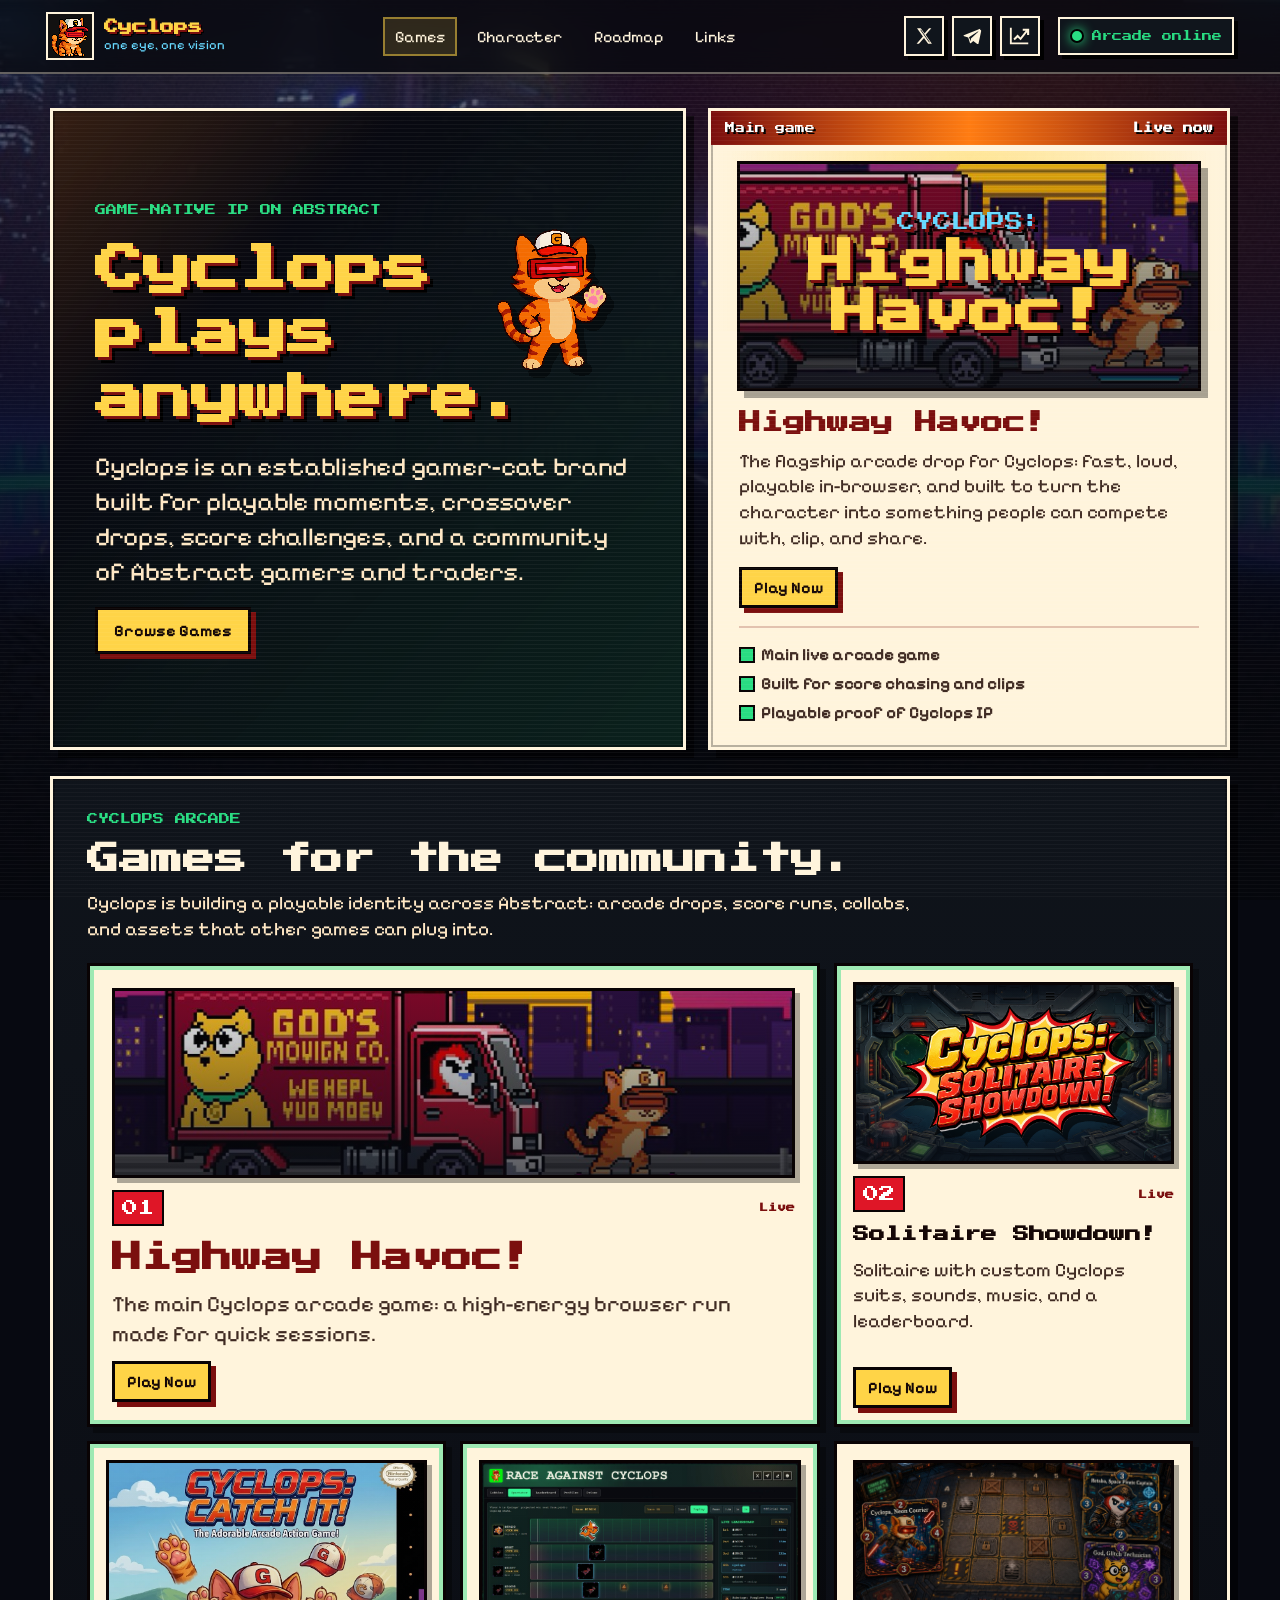
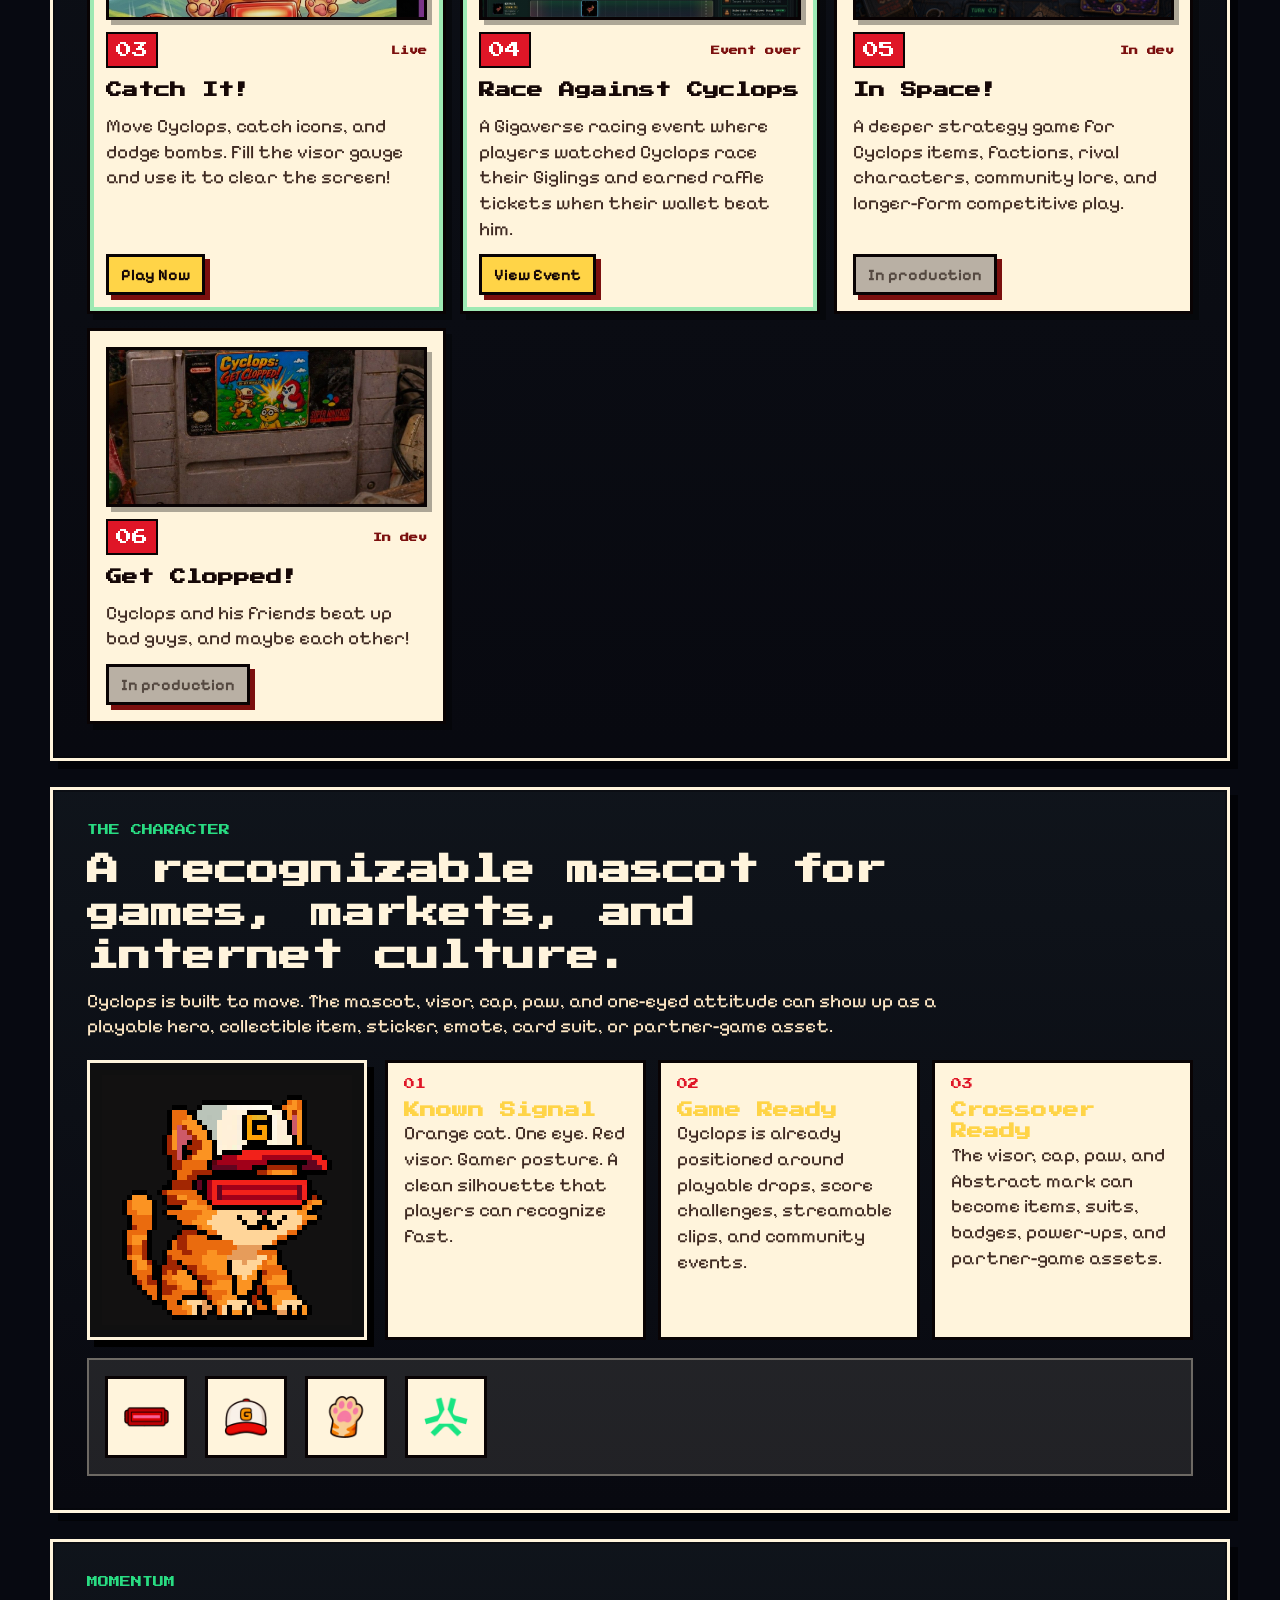
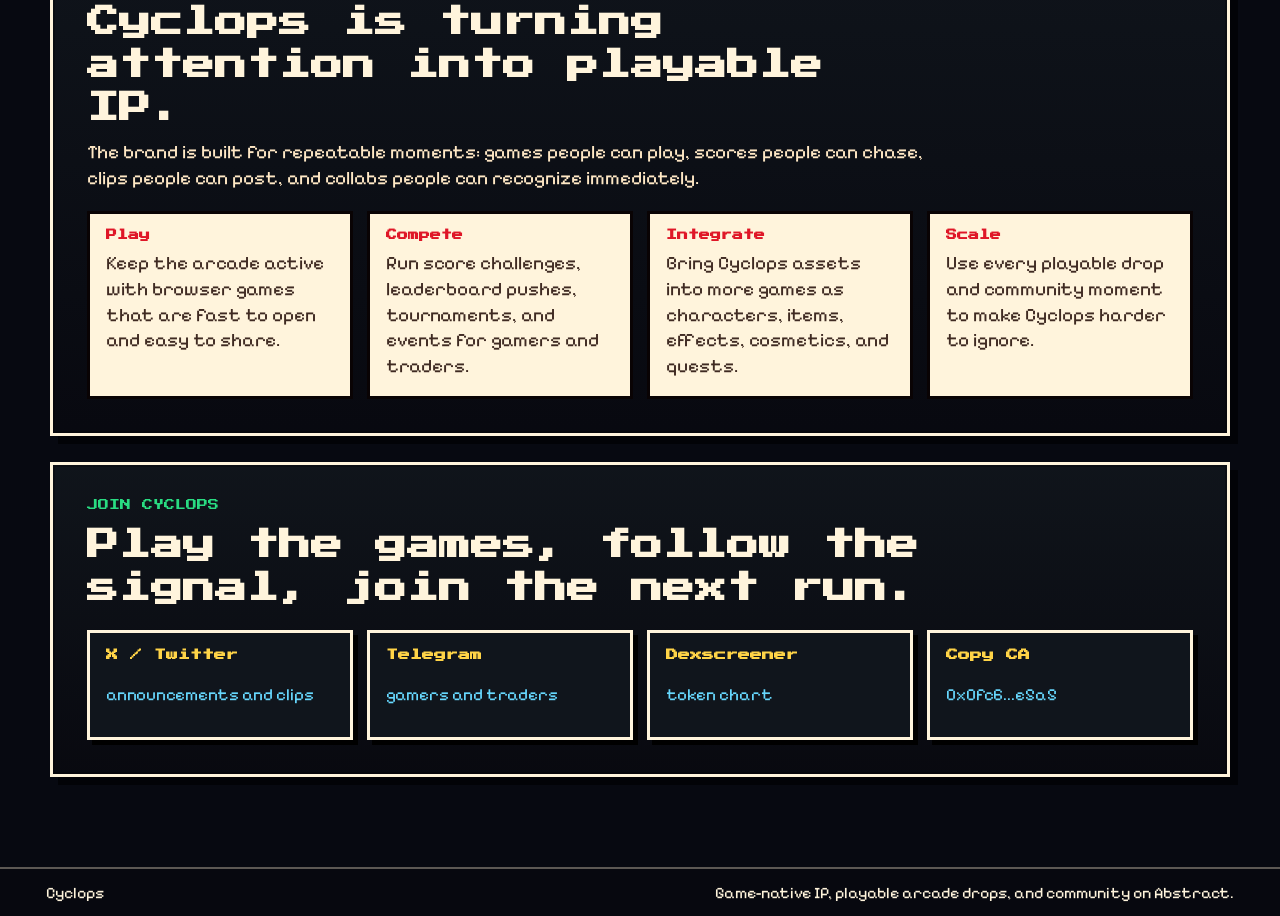
<file: index.html>
<!doctype html>
<html lang="en">
  <head>
    <meta charset="utf-8" />
    <meta name="viewport" content="width=device-width, initial-scale=1" />
    <meta name="theme-color" content="#0d1018" />
    <title>Cyclops | Game-Native IP on Abstract</title>
    <meta name="description" content="Cyclops is a game-native IP on Abstract, fostering a grassroots community of gamers, traders, and builders." />
    <link rel="preconnect" href="https://fonts.googleapis.com" />
    <link rel="preconnect" href="https://fonts.gstatic.com" crossorigin />
    <link href="https://fonts.googleapis.com/css2?family=Pixelify+Sans:wght@400;500;600;700&family=Press+Start+2P&display=swap" rel="stylesheet" />
    <link rel="stylesheet" href="styles.css?v=highway-main-0626" />
  </head>
  <body>
    <div class="site-bg" aria-hidden="true"></div>
    <div class="scanline" aria-hidden="true"></div>

    <header class="topbar">
      <a class="brand" href="#home" aria-label="Cyclops home">
        <img src="assets/SitePng.png" alt="" />
        <span>
          <strong>Cyclops</strong>
          <small>one eye, one vision</small>
        </span>
      </a>

      <nav class="main-nav" aria-label="Main navigation">
        <a href="#games">Games</a>
        <a href="#character">Character</a>
        <a href="#roadmap">Roadmap</a>
        <a href="#links">Links</a>
      </nav>

      <nav class="social-nav" aria-label="Social links">
        <a href="https://x.com/CyclopsOnAbs" target="_blank" rel="noopener noreferrer" aria-label="Cyclops on X">
          <svg viewBox="0 0 24 24" aria-hidden="true">
            <path d="M4.4 3.5h4.1l4.1 5.7 4.9-5.7h2.5l-6.2 7.2 6.8 9.8h-4.1l-4.5-6.4-5.5 6.4h-2.6l6.9-8-6.4-9zM7.8 5.3l9.7 13.5h1l-9.7-13.5h-1z" />
          </svg>
        </a>
        <a href="https://t.me/Cyclops_Portal" target="_blank" rel="noopener noreferrer" aria-label="Cyclops Telegram">
          <svg viewBox="0 0 24 24" aria-hidden="true">
            <path d="M20.9 4.2 3.7 10.8c-1.2.5-1.2 1.2-.2 1.5l4.4 1.4 1.7 5.3c.2.7.4.9.8.9.4 0 .6-.2.9-.5l2.1-2 4.3 3.2c.8.4 1.3.2 1.5-.8l2.7-12.8c.3-1.2-.4-1.7-1-1.4zM8.6 13.4l9.8-6.2c.5-.3.9-.1.5.2l-8 7.2-.3 3.1-1.9-4.3z" />
          </svg>
        </a>
        <a href="https://dexscreener.com/abstract/0x0fc6e222f4e27189801909c610ae6172cb69e5a5" target="_blank" rel="noopener noreferrer" aria-label="Cyclops chart on Dexscreener">
          <svg viewBox="0 0 24 24" aria-hidden="true">
            <path d="M3 19h18v2H1V3h2v16zm3.2-2.5-1.4-1.4 4.6-4.7 3.1 3.1 5.7-7.2H15V4h7v7h-2.3V7.9l-7 8.8-3.2-3.2-3.3 3z" />
          </svg>
        </a>
      </nav>

      <div class="status-pill" aria-label="Arcade status">
        <span></span>
        Arcade online
      </div>
    </header>

    <main>
      <section id="home" class="command-deck game-first" aria-labelledby="home-title">
        <div class="deck-copy">
          <p class="eyebrow">Game-native IP on Abstract</p>
          <h1 id="home-title"><span>Cyclops</span> <span>plays</span> <span>anywhere.</span></h1>
          <img class="hero-mascot" src="cyclops-idle.png?v=root-mascot-0524" width="166" height="166" alt="Cyclops mascot" />
          <p class="lede">Cyclops is an established gamer-cat brand built for playable moments, crossover drops, score challenges, and a community of Abstract gamers and traders.</p>

          <div class="hero-actions" aria-label="Primary actions">
            <a class="button primary" href="#games">Browse Games</a>
          </div>
        </div>

        <aside class="featured-cartridge" aria-label="Featured game">
          <div class="cartridge-header">
            <span>Main game</span>
            <strong>Live now</strong>
          </div>
          <div class="title-art highway-title" role="img" aria-label="Cyclops: Highway Havoc!">
            <span>CYCLOPS:</span>
            <strong>Highway Havoc!</strong>
          </div>
          <div class="cartridge-body highway-body">
            <div>
              <h2>Highway Havoc!</h2>
              <p>The flagship arcade drop for Cyclops: fast, loud, playable in-browser, and built to turn the character into something people can compete with, clip, and share.</p>
              <div class="mini-actions">
                <button class="button small primary" type="button" data-open-player="games/highway-havoc.html" data-title="Cyclops: Highway Havoc!">Play Now</button>
              </div>
              <ul class="feature-list" aria-label="Highway Havoc! features">
                <li>Main live arcade game</li>
                <li>Built for score chasing and clips</li>
                <li>Playable proof of Cyclops IP</li>
              </ul>
            </div>
          </div>
        </aside>
      </section>

      <section id="games" class="section-block games-section" aria-labelledby="games-title">
        <div class="section-heading">
          <p class="eyebrow">Cyclops Arcade</p>
          <h2 id="games-title">Games for the community.</h2>
          <p>Cyclops is building a playable identity across Abstract: arcade drops, score runs, collabs, and assets that other games can plug into.</p>
        </div>

        <div class="game-grid">
          <article class="game-card ready featured-game game-highway">
            <div class="game-card-media" aria-hidden="true">
              <span class="media-kicker">main game</span>
              <strong>Highway Havoc!</strong>
            </div>
            <div class="cart-label">
              <span>01</span>
              <strong>Live</strong>
            </div>
            <h3>Highway Havoc!</h3>
            <p>The main Cyclops arcade game: a high-energy browser run made for quick sessions.</p>
            <div class="card-actions">
              <button class="button small primary" type="button" data-open-player="games/highway-havoc.html" data-title="Cyclops: Highway Havoc!">Play Now</button>
            </div>
          </article>

          <article class="game-card ready game-solitaire">
            <div class="game-card-media" aria-hidden="true">
              <img src="assets/cyclops-solitaire/logos/CyclopsTitle-transparent.png" alt="" />
            </div>
            <div class="cart-label">
              <span>02</span>
              <strong>Live</strong>
            </div>
            <h3>Solitaire Showdown!</h3>
            <p>Solitaire with custom Cyclops suits, sounds, music, and a leaderboard.</p>
            <div class="card-actions">
              <button class="button small primary" type="button" data-open-player="cyclops-solitaire/index.html?v=solitaire-audio-pause-0526" data-title="Cyclops: Solitaire Showdown!">Play Now</button>
            </div>
          </article>

          <article class="game-card ready game-catch">
            <div class="game-card-media" aria-hidden="true"></div>
            <div class="cart-label">
              <span>03</span>
              <strong>Live</strong>
            </div>
            <h3>Catch It!</h3>
            <p>Move Cyclops, catch icons, and dodge bombs. Fill the visor gauge and use it to clear the screen!</p>
            <div class="card-actions">
              <button class="button small primary" type="button" data-open-player="games/cyclops-catch.html?v=catch-hud-card-0526" data-title="Cyclops: Catch It!">Play Now</button>
            </div>
          </article>

          <article class="game-card ready game-racing">
            <div class="game-card-media" aria-hidden="true"></div>
            <div class="cart-label">
              <span>04</span>
              <strong>Event over</strong>
            </div>
            <h3>Race Against Cyclops</h3>
            <p>A Gigaverse racing event where players watched Cyclops race their Giglings and earned raffle tickets when their wallet beat him.</p>
            <div class="card-actions">
              <button class="button small primary" type="button" data-open-player="https://cyclopsracing.vercel.app/" data-title="Race Against Cyclops">View Event</button>
            </div>
          </article>

          <article class="game-card game-space">
            <div class="game-card-media" aria-hidden="true">
              <img src="assets/cyclops-solitaire/suits/polished/suit-abstract-official-green-flat.png" alt="" />
              <span>Abstract mission</span>
            </div>
            <div class="cart-label">
              <span>05</span>
              <strong>In dev</strong>
            </div>
            <h3>In Space!</h3>
            <p>A deeper strategy game for Cyclops items, factions, rival characters, community lore, and longer-form competitive play.</p>
            <div class="card-actions">
              <button class="button small disabled" type="button">In production</button>
            </div>
          </article>

          <article class="game-card game-clopped">
            <div class="game-card-media" aria-hidden="true">
              <img src="assets/SitePng.png" alt="" />
              <span>side-scroller</span>
            </div>
            <div class="cart-label">
              <span>06</span>
              <strong>In dev</strong>
            </div>
            <h3>Get Clopped!</h3>
            <p>Cyclops and his friends beat up bad guys, and maybe each other!</p>
            <div class="card-actions">
              <button class="button small disabled" type="button">In production</button>
            </div>
          </article>
        </div>
      </section>

      <section id="character" class="section-block split-block" aria-labelledby="character-title">
        <div class="section-heading">
          <p class="eyebrow">The character</p>
          <h2 id="character-title">A recognizable mascot for games, markets, and internet culture.</h2>
          <p>Cyclops is built to move. The mascot, visor, cap, paw, and one-eyed attitude can show up as a playable hero, collectible item, sticker, emote, card suit, or partner-game asset.</p>
        </div>

        <div class="ip-board">
          <img class="ip-mascot" src="assets/SitePng.png" alt="Pixel Cyclops wearing a red visor and cap" />
          <div class="ip-rules">
            <article>
              <span class="rule-number">01</span>
              <h3>Known Signal</h3>
              <p>Orange cat. One eye. Red visor. Gamer posture. A clean silhouette that players can recognize fast.</p>
            </article>
            <article>
              <span class="rule-number">02</span>
              <h3>Game Ready</h3>
              <p>Cyclops is already positioned around playable drops, score challenges, streamable clips, and community events.</p>
            </article>
            <article>
              <span class="rule-number">03</span>
              <h3>Crossover Ready</h3>
              <p>The visor, cap, paw, and Abstract mark can become items, suits, badges, power-ups, and partner-game assets.</p>
            </article>
          </div>
        </div>

        <div class="asset-strip" aria-label="Cyclops suit icons">
          <img src="assets/cyclops-solitaire/suits/polished/suit-visor-polished.png" alt="Cyclops visor icon" />
          <img src="assets/cyclops-solitaire/suits/polished/suit-hat-polished.png" alt="Cyclops hat icon" />
          <img src="assets/cyclops-solitaire/suits/polished/suit-paw-polished.png" alt="Cyclops paw icon" />
          <img src="assets/cyclops-solitaire/suits/polished/suit-abstract-official-green-flat.png" alt="Abstract icon" />
        </div>
      </section>

      <section id="roadmap" class="section-block" aria-labelledby="roadmap-title">
        <div class="section-heading">
          <p class="eyebrow">Momentum</p>
          <h2 id="roadmap-title">Cyclops is turning attention into playable IP.</h2>
          <p>The brand is built for repeatable moments: games people can play, scores people can chase, clips people can post, and collabs people can recognize immediately.</p>
        </div>

        <div class="lane-grid">
          <article>
            <strong>Play</strong>
            <p>Keep the arcade active with browser games that are fast to open and easy to share.</p>
          </article>
          <article>
            <strong>Compete</strong>
            <p>Run score challenges, leaderboard pushes, tournaments, and events for gamers and traders.</p>
          </article>
          <article>
            <strong>Integrate</strong>
            <p>Bring Cyclops assets into more games as characters, items, effects, cosmetics, and quests.</p>
          </article>
          <article>
            <strong>Scale</strong>
            <p>Use every playable drop and community moment to make Cyclops harder to ignore.</p>
          </article>
        </div>
      </section>

      <section id="links" class="section-block links-block" aria-labelledby="links-title">
        <div class="section-heading">
          <p class="eyebrow">Join Cyclops</p>
          <h2 id="links-title">Play the games, follow the signal, join the next run.</h2>
        </div>

        <div class="link-grid">
          <a href="https://x.com/CyclopsOnAbs" target="_blank" rel="noopener noreferrer">
            <strong>X / Twitter</strong>
            <span>announcements and clips</span>
          </a>
          <a href="https://t.me/Cyclops_Portal" target="_blank" rel="noopener noreferrer">
            <strong>Telegram</strong>
            <span>gamers and traders</span>
          </a>
          <a href="https://dexscreener.com/abstract/0x0fc6e222f4e27189801909c610ae6172cb69e5a5" target="_blank" rel="noopener noreferrer">
            <strong>Dexscreener</strong>
            <span>token chart</span>
          </a>
          <button type="button" data-copy="0x0fc6e222f4e27189801909c610ae6172cb69e5a5">
            <strong>Copy CA</strong>
            <span>0x0fc6...e5a5</span>
          </button>
        </div>
      </section>
    </main>

    <footer class="footer">
      <span>Cyclops</span>
      <span>Game-native IP, playable arcade drops, and community on Abstract.</span>
    </footer>

    <div class="player-modal" id="player-modal" hidden>
      <div class="player-window" role="dialog" aria-modal="true" aria-labelledby="player-title">
        <div class="player-titlebar">
          <strong id="player-title">Cyclops Cartridge</strong>
          <div>
            <button id="player-minimize" class="window-control" type="button" aria-label="Minimize game" title="Minimize">_</button>
            <button id="player-size-toggle" class="window-control" type="button" aria-pressed="false" aria-label="Maximize game" title="Maximize">[ ]</button>
            <button id="player-close" class="window-control" type="button" aria-label="Close game" title="Close">X</button>
          </div>
        </div>
        <iframe id="player-frame" title="Cyclops game preview" src="about:blank" loading="lazy" allow="autoplay" allowfullscreen></iframe>
      </div>
    </div>

    <button class="player-minimized-tab" id="player-restore" type="button" hidden>
      <span id="player-restore-title">Paused</span>
      <strong>Still got one eye on it.</strong>
    </button>

    <div class="toast" id="toast" role="status" aria-live="polite"></div>

    <script src="script.js?v=highway-main-0626"></script>
  </body>
</html>
</file>
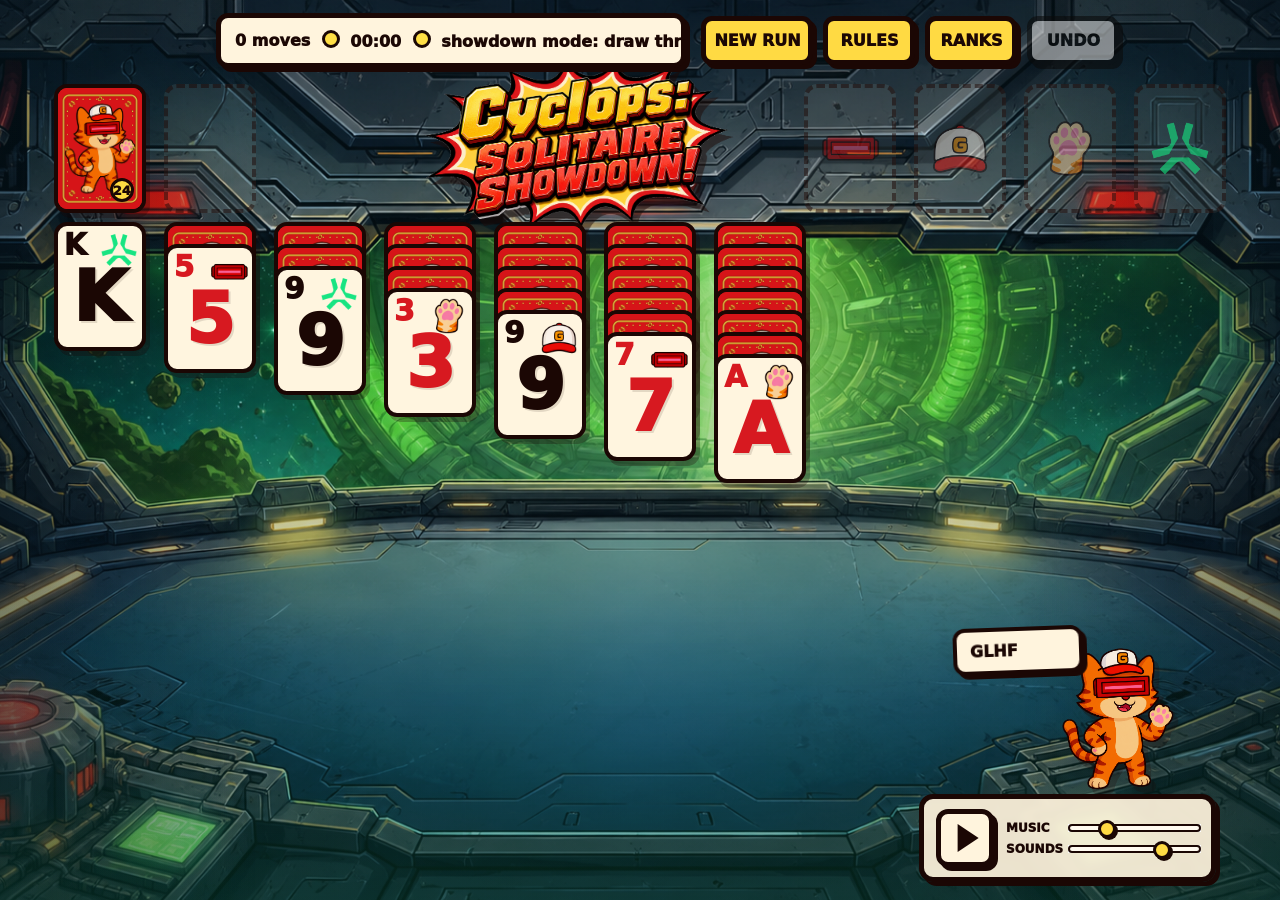
<file: cyclops-solitaire/index.html>
<!doctype html>
<html lang="en">
<head>
  <meta charset="utf-8">
  <meta name="viewport" content="width=device-width, initial-scale=1">
  <meta name="theme-color" content="#22a9e8">
  <title>Cyclops Solitaire</title>
  <link rel="icon" type="image/svg+xml" href="../assets/cyclops-solitaire/suits/suit-visor.svg">
  <link rel="stylesheet" href="/cyclops-solitaire/styles.css?v=path-fix-0626">
</head>
<body>
  <main class="app-shell">
    <section class="game-topbar" aria-label="Game controls">
      <div class="brand-lockup brand-logo-slot" aria-label="Cyclops: Solitaire Showdown!"></div>

      <div class="score-strip">
        <span id="moves">0 moves</span>
        <span id="timer">00:00</span>
        <span id="status">visor mode: draw three</span>
      </div>

      <div class="controls">
        <button id="new-game" type="button">NEW RUN</button>
        <button id="how-to-play" type="button">RULES</button>
        <button id="leaderboard-open" type="button">RANKS</button>
        <button id="undo-move" type="button">UNDO</button>
      </div>
    </section>

    <section class="hero-strip" aria-label="Cyclops mascot">
      <img class="hero-cat" src="../cyclops-idle.png?v=root-mascot-0524" alt="">
      <div id="cat-bubble" class="cat-bubble" aria-live="polite"></div>
    </section>

    <section class="board-wrap">
      <div id="board" class="board" aria-label="Cyclops solitaire board">
        <div class="top-row">
          <div id="stock" class="pile stock" role="button" tabindex="0" aria-label="Stock pile"></div>
          <div id="waste" class="pile waste" aria-label="Waste pile"></div>
          <div class="logo-stage" aria-label="Game logo">
            <img class="logo-image" src="../assets/cyclops-solitaire/logos/CyclopsTitle-transparent.png" alt="Cyclops: Solitaire Showdown!">
          </div>
          <div id="foundations" class="foundations" aria-label="Foundation piles"></div>
        </div>
        <div id="tableau" class="tableau" aria-label="Tableau piles"></div>
      </div>
    </section>

    <div id="win-modal" class="choice-modal win-modal" hidden>
      <div class="mode-card win-card" role="dialog" aria-modal="true" aria-labelledby="win-title">
        <img class="win-mascot" src="../cyclops-idle.png?v=root-mascot-0524" alt="">
        <h1 id="win-title">Showdown Cleared</h1>
        <p class="win-mvp">visor victory</p>
        <p id="win-summary">showdown mode - 0 moves</p>
        <div id="score-submit" class="score-submit">
          <p id="score-prompt">drop your X handle or name</p>
          <form id="score-form" class="score-form">
            <label for="score-name">X handle or name</label>
            <div class="score-row">
              <input id="score-name" name="name" type="text" maxlength="24" autocomplete="off" autocapitalize="none" spellcheck="false" placeholder="@cyclopsdev or name">
              <button id="score-save" type="submit">SAVE</button>
            </div>
          </form>
          <p id="score-message" class="score-message" aria-live="polite"></p>
        </div>
        <div class="modal-actions">
          <button id="win-leaderboard" type="button">Ranks</button>
          <button id="play-again" type="button">Play again</button>
        </div>
      </div>
    </div>

    <div id="mode-modal" class="choice-modal" hidden>
      <div class="mode-card" role="dialog" aria-modal="true" aria-labelledby="mode-title">
        <h1 id="mode-title">new run</h1>
        <div class="mode-options">
          <button class="mode-option" type="button" data-mode="easy">
            <span>warmup</span>
            <small>draw 1 card</small>
          </button>
          <button class="mode-option" type="button" data-mode="hard">
            <span>showdown</span>
            <small>draw 3 cards</small>
          </button>
        </div>
        <button id="mode-cancel" class="quiet-button" type="button">BACK TO BOARD</button>
      </div>
    </div>

    <div id="how-to-modal" class="choice-modal" hidden>
      <div class="mode-card how-to-card" role="dialog" aria-modal="true" aria-labelledby="how-to-title">
        <h1 id="how-to-title">rules</h1>
        <ul class="how-to-list">
          <li>Build columns by alternating red and black suits, counting down from King to Ace.</li>
          <li>Empty columns can only start with a King.</li>
          <li>Tap the deck to flip new cards.</li>
          <li>Move Aces to the top-right stacks, then build each Cyclops suit up to King.</li>
          <li>Double tap a card to send it home when it fits.</li>
          <li>Use UNDO when the visor read was wrong.</li>
        </ul>
        <button id="how-to-close" class="quiet-button" type="button">GOT IT</button>
      </div>
    </div>

    <div id="leaderboard-modal" class="choice-modal" hidden>
      <div class="mode-card leaderboard-card" role="dialog" aria-modal="true" aria-labelledby="leaderboard-title">
        <h1 id="leaderboard-title">ranks</h1>
        <p id="leaderboard-status" class="leaderboard-status" aria-live="polite">live ranks</p>
        <div class="leaderboard-tabs" role="tablist" aria-label="Leaderboard modes">
          <button class="leaderboard-tab active" type="button" data-leaderboard-mode="easy" role="tab" aria-selected="true" aria-controls="leaderboard-panel-easy">warmup</button>
          <button class="leaderboard-tab" type="button" data-leaderboard-mode="hard" role="tab" aria-selected="false" aria-controls="leaderboard-panel-hard">showdown</button>
        </div>
        <div class="leaderboard-panels">
          <section id="leaderboard-panel-easy" class="leaderboard-panel" data-leaderboard-panel="easy" role="tabpanel">
            <h2>warmup mode</h2>
            <ol id="leaderboard-easy" class="leaderboard-list"></ol>
          </section>
          <section id="leaderboard-panel-hard" class="leaderboard-panel" data-leaderboard-panel="hard" role="tabpanel" hidden>
            <h2>showdown mode</h2>
            <ol id="leaderboard-hard" class="leaderboard-list"></ol>
          </section>
        </div>
        <button id="leaderboard-close" class="quiet-button" type="button">GOT IT</button>
      </div>
    </div>

    <div id="no-move-modal" class="choice-modal" hidden>
      <div class="mode-card" role="dialog" aria-modal="true" aria-labelledby="no-move-title">
        <h1 id="no-move-title">board locked</h1>
        <p class="modal-copy">board's looking cooked</p>
        <div class="modal-actions">
          <button id="no-move-new" class="mode-option compact" type="button">NEW RUN</button>
          <button id="no-move-keep" class="mode-option compact secondary" type="button">KEEP LOOKING</button>
        </div>
      </div>
    </div>

    <audio id="background-music" src="../assets/cyclops-solitaire/audio/A_Single_Horizon.mp3" loop preload="auto"></audio>
    <div class="audio-dock" aria-label="Audio controls">
      <button id="music-toggle" class="music-toggle" type="button" aria-pressed="false" aria-label="Play music"></button>
      <div class="audio-sliders">
        <label class="audio-slider" for="music-volume">
          <span>Music</span>
          <input id="music-volume" type="range" min="0" max="100" value="25">
        </label>
        <label class="audio-slider" for="sfx-volume">
          <span>Sounds</span>
          <input id="sfx-volume" type="range" min="0" max="100" value="75">
        </label>
      </div>
    </div>
  </main>

  <script src="/cyclops-solitaire/game.js?v=path-fix-0626"></script>
</body>
</html>
</file>
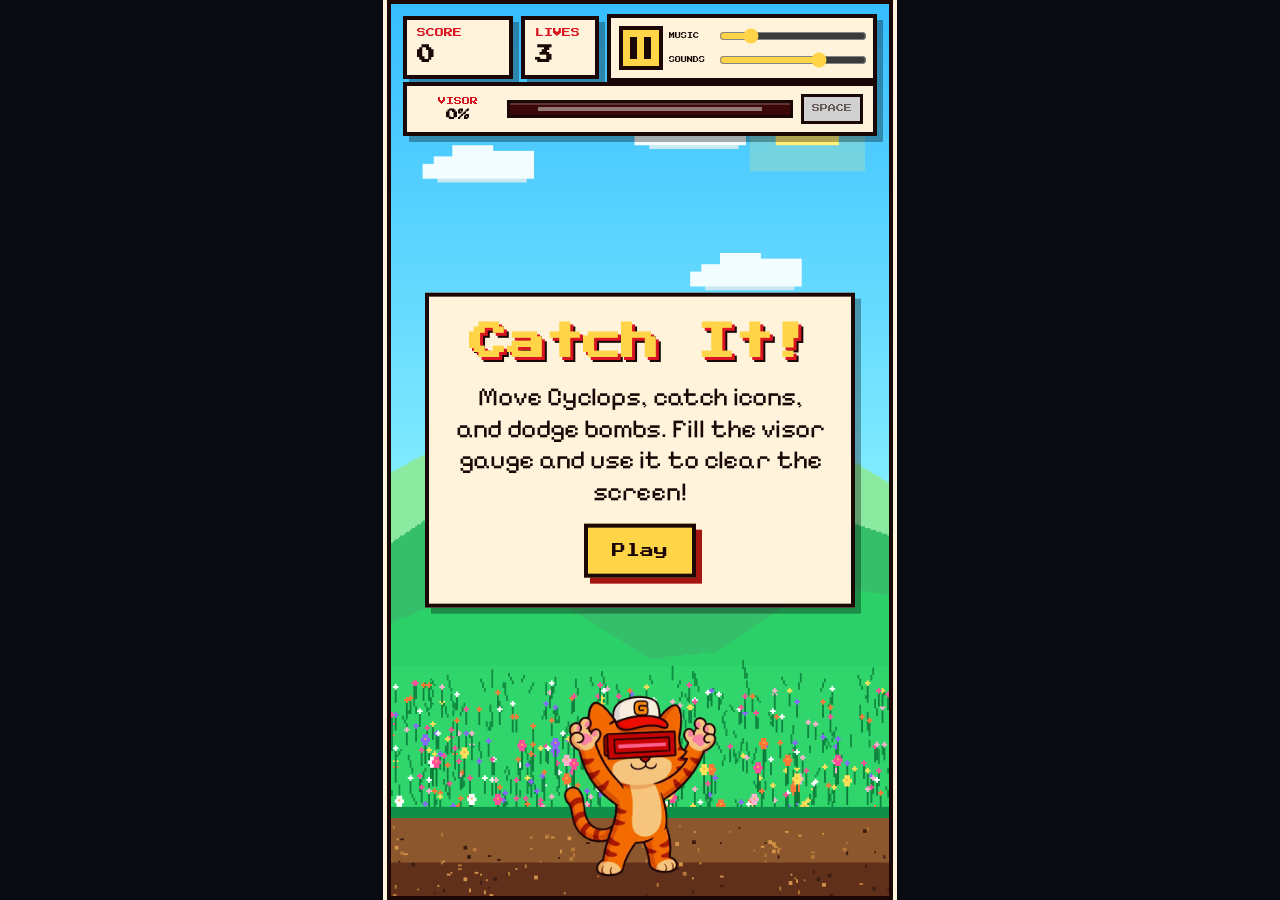
<file: cyclops-catch.html>
<!doctype html>
<html lang="en">
  <head>
    <meta charset="utf-8" />
    <meta name="viewport" content="width=device-width, initial-scale=1, user-scalable=no" />
    <title>Cyclops: Catch It!</title>
    <link rel="preconnect" href="https://fonts.googleapis.com" />
    <link rel="preconnect" href="https://fonts.gstatic.com" crossorigin />
    <link href="https://fonts.googleapis.com/css2?family=Pixelify+Sans:wght@500;600;700&family=Press+Start+2P&display=swap" rel="stylesheet" />
    <link rel="stylesheet" href="./cyclops-catch.css?v=catch-hud-card-0526" />
  </head>
  <body>
    <main class="catch-shell" aria-label="Cyclops: Catch It!">
      <canvas id="catch-canvas" width="540" height="960"></canvas>

      <section class="hud" aria-label="Game status">
        <div class="hud-score">
          <span>Score</span>
          <strong id="score">0</strong>
        </div>
        <div class="hud-lives">
          <span>Lives</span>
          <strong id="lives">3</strong>
        </div>
        <div class="hud-audio" aria-label="Audio controls">
          <button id="music-toggle" class="music-toggle" type="button" aria-pressed="true" aria-label="Pause music"></button>
          <div class="audio-sliders">
            <label class="audio-slider" for="music-volume">
              <span>Music</span>
              <input id="music-volume" type="range" min="0" max="100" value="18">
            </label>
            <label class="audio-slider" for="sfx-volume">
              <span>Sounds</span>
              <input id="sfx-volume" type="range" min="0" max="100" value="70">
            </label>
          </div>
        </div>
      </section>

      <button id="visor-button" class="visor-meter" type="button" disabled aria-label="Visor blast unavailable">
        <span class="visor-copy">
          <span>Visor</span>
          <strong id="visor-value">0%</strong>
        </span>
        <span class="visor-track" aria-hidden="true">
          <span id="visor-fill"></span>
        </span>
        <span class="visor-ready">Space</span>
      </button>

      <section id="start-screen" class="screen-panel">
        <h1>Catch It!</h1>
        <p>Move Cyclops, catch icons, and dodge bombs. Fill the visor gauge and use it to clear the screen!</p>
        <button id="start-btn" class="arcade-button" type="button">Play</button>
      </section>

      <section id="pause-screen" class="screen-panel compact" hidden>
        <p class="eyebrow">Paused</p>
        <h2>Still got one eye on it.</h2>
        <button id="resume-btn" class="arcade-button" type="button">Resume</button>
      </section>

      <section id="gameover-screen" class="screen-panel" hidden>
        <p class="eyebrow">Run over</p>
        <h2 id="gameover-title">GGEZ?</h2>
        <p id="gameover-copy">Final score: 0</p>
        <form id="score-form" class="score-form">
          <label for="score-name">Initials</label>
          <div class="score-row">
            <input id="score-name" name="score-name" type="text" maxlength="3" autocomplete="nickname" inputmode="text" placeholder="CAT" />
            <button id="score-save" class="arcade-button mini" type="submit">Save</button>
          </div>
          <p id="score-message" class="score-message" aria-live="polite">Save your run for the ranks.</p>
        </form>
        <section class="leaderboard-card" aria-label="Catch it leaderboard">
          <div class="leaderboard-head">
            <span>Ranks</span>
            <strong id="leaderboard-status">local ranks</strong>
          </div>
          <ol id="leaderboard-list" class="leaderboard-list"></ol>
        </section>
        <button id="retry-btn" class="arcade-button" type="button">Run it back</button>
      </section>

      <p id="callout" class="callout" aria-live="polite">Move Cyclops with your mouse or finger.</p>
    </main>

    <script src="./cyclops-catch.js?v=catch-hud-card-0526"></script>
  </body>
</html>
</file>
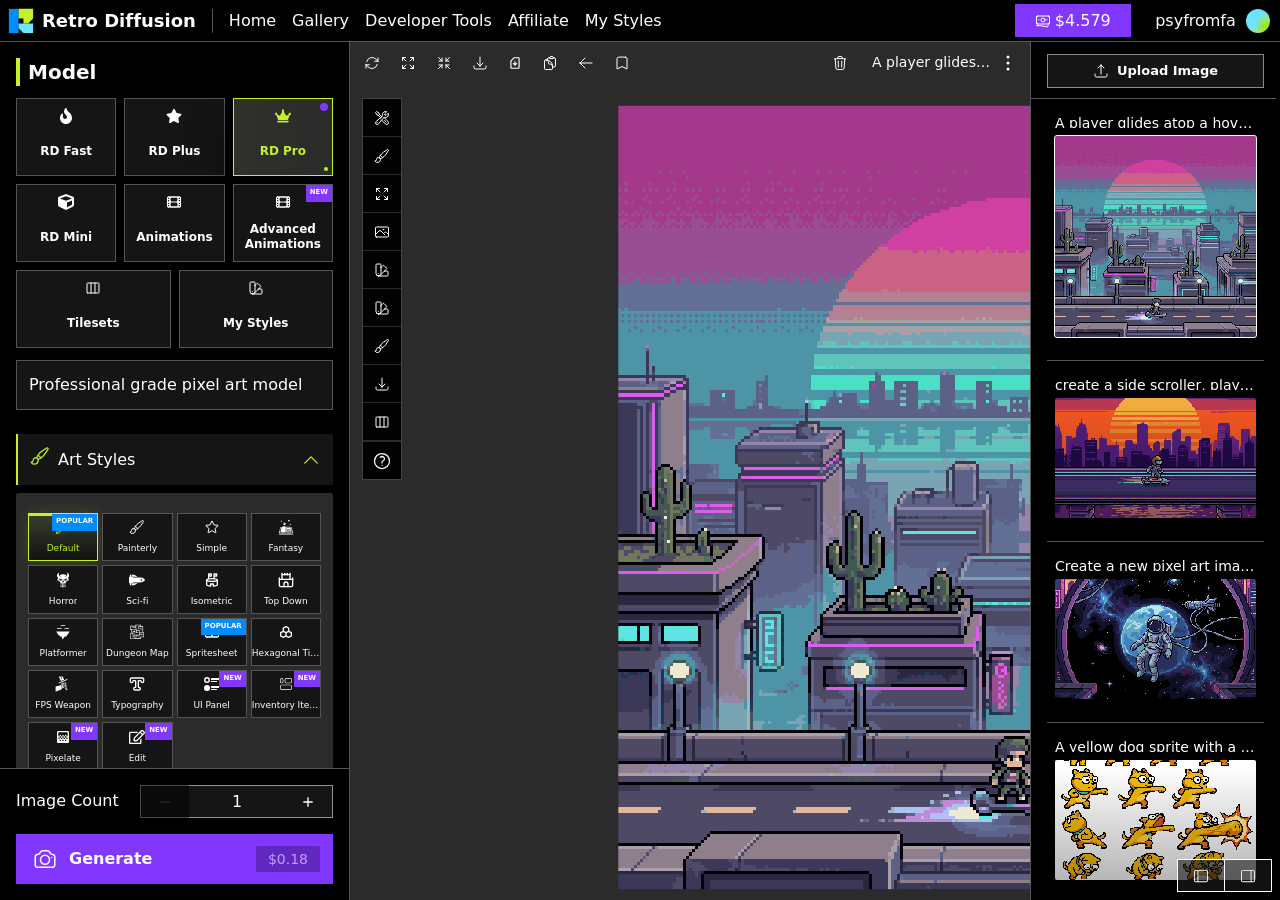
<file: assets/Retro Diffusion.html>
<!DOCTYPE html>
<!-- saved from url=(0029)https://retrodiffusion.ai/app -->
<html lang="en" data-headlessui-focus-visible=""><head><meta http-equiv="Content-Type" content="text/html; charset=UTF-8">
  
  <meta name="viewport" content="width=device-width, initial-scale=1.0">

  <!-- Google tag (gtag.js) -->
  <script async="" src="./Retro Diffusion_files/gtm.js.download"></script><script async="" src="./Retro Diffusion_files/js"></script>
  <script>
    window.dataLayer = window.dataLayer || [];
    function gtag() { dataLayer.push(arguments); }
    gtag('js', new Date());

    gtag('config', 'AW-11102868526');
  </script>

  <!-- Google Tag Manager -->
  <script>(function (w, d, s, l, i) {
      w[l] = w[l] || []; w[l].push({
        'gtm.start':
          new Date().getTime(), event: 'gtm.js'
      }); var f = d.getElementsByTagName(s)[0],
        j = d.createElement(s), dl = l != 'dataLayer' ? '&l=' + l : ''; j.async = true; j.src =
          'https://www.googletagmanager.com/gtm.js?id=' + i + dl; f.parentNode.insertBefore(j, f);
    })(window, document, 'script', 'dataLayer', 'GTM-MJSRBFLN');</script>
  <!-- End Google Tag Manager -->

  <!-- Primary Meta Tags -->
  <title>Retro Diffusion</title>
  <meta name="title" content="Retro Diffusion">
  <meta name="description" content="Generate authentic pixel art with AI. Designed by artists, Retro Diffusion creates real pixel art for games, characters, sprites, and animations. Fast, affordable, and artist-quality pixel art generation. Try 50 free credits!">
  <meta name="keywords" content="ai pixel art, pixel art generator, ai pixel art generator, pixel art ai, generate pixel art, ai art generator pixel, pixel art maker, game pixel art, sprite generator, pixel art characters, retro game art, 8-bit art generator, 16-bit pixel art, pixel art creator, ai generated pixel art, game asset generator, pixel art animation, sprite sheet generator, pixel art online">
  <meta name="author" content="Astropulse, LLC">
  <meta name="robots" content="index, follow, max-image-preview:large, max-snippet:-1, max-video-preview:-1">
  <meta name="language" content="English">
  <meta name="revisit-after" content="7 days">
  <link rel="canonical" href="https://retrodiffusion.ai/">

  <!-- Favicon -->
  <link rel="icon" type="image/svg+xml" href="https://retrodiffusion.ai/icon.svg">
  <link rel="icon" type="image/png" sizes="16x16" href="https://retrodiffusion.ai/icon.png">
  <link rel="icon" type="image/png" sizes="32x32" href="https://retrodiffusion.ai/icon.png">
  <link rel="icon" type="image/png" sizes="192x192" href="https://retrodiffusion.ai/icon.png">
  <link rel="apple-touch-icon" href="https://retrodiffusion.ai/icon.png">

  <!-- Open Graph / Facebook -->
  <meta property="og:type" content="website">
  <meta property="og:url" content="https://retrodiffusion.ai/">
  <meta property="og:title" content="Retro Diffusion">
  <meta property="og:description" content="Generate authentic pixel art with AI. Designed by artists, Retro Diffusion creates real pixel art for games, characters, sprites, and animations. Fast, affordable, and artist-quality pixel art generation.">
  <meta property="og:image" content="https://retrodiffusion.ai/og_image.png">
  <meta property="og:image:width" content="1200">
  <meta property="og:image:height" content="630">
  <meta property="og:image:alt" content="Retro Diffusion AI Pixel Art Generator">
  <meta property="og:site_name" content="Retro Diffusion">
  <meta property="og:locale" content="en_US">

  <!-- Twitter -->
  <meta name="twitter:card" content="summary_large_image">
  <meta name="twitter:url" content="https://retrodiffusion.ai/">
  <meta name="twitter:title" content="Retro Diffusion">
  <meta name="twitter:description" content="Designed by artists, Retro Diffusion uses the most advanced AI models to create real pixel art for games, characters, and anything else you can imagine.">
  <meta name="twitter:image" content="https://retrodiffusion.ai/SocialBanner2.png">
  <meta name="twitter:image:alt" content="Retro Diffusion AI Pixel Art Generator">
  <meta name="twitter:site" content="@RealAstropulse">
  <meta name="twitter:creator" content="@RealAstropulse">

  <!-- Additional SEO Meta Tags -->
  <meta name="theme-color" content="#000000">
  <meta name="apple-mobile-web-app-capable" content="yes">
  <meta name="apple-mobile-web-app-status-bar-style" content="black">
  <meta name="apple-mobile-web-app-title" content="Retro Diffusion">
  <meta name="application-name" content="Retro Diffusion">

  <!-- Structured Data / JSON-LD -->
  <script type="application/ld+json">
  {
    "@context": "https://schema.org",
    "@type": "WebApplication",
    "name": "Retro Diffusion",
    "alternateName": "Retro Diffusion AI Pixel Art Generator",
    "url": "https://retrodiffusion.ai",
    "logo": "https://retrodiffusion.ai/icon.png",
    "description": "Designed by artists, Retro Diffusion uses the most advanced AI models to create real pixel art for games, characters, and anything else you can imagine.",
    "applicationCategory": "DesignApplication",
    "operatingSystem": "Web Browser",
    "offers": {
      "@type": "Offer",
      "price": "0",
      "priceCurrency": "USD",
      "description": "50 free credits for new accounts"
    },
    "creator": {
      "@type": "Organization",
      "name": "Astropulse, LLC",
      "url": "https://retrodiffusion.ai"
    },
    "featureList": [
      "AI Pixel Art Generation",
      "Game Asset Creation",
      "Character Sprites",
      "Animation Frames",
      "Multiple Art Styles",
      "Fast Generation",
      "API Access"
    ],
    "screenshot": "https://retrodiffusion.ai/og_image.png",
    "aggregateRating": {
      "@type": "AggregateRating",
      "ratingValue": "4.8",
      "ratingCount": "500",
      "bestRating": "5",
      "worstRating": "1"
    },
    "sameAs": [
      "https://twitter.com/RealAstropulse",
      "https://discord.gg/retrodiffusion"
    ]
  }
  </script>

  <script type="application/ld+json">
  {
    "@context": "https://schema.org",
    "@type": "SoftwareApplication",
    "name": "Retro Diffusion",
    "description": "Designed by artists, Retro Diffusion uses the most advanced AI models to create real pixel art for games, characters, and anything else you can imagine.",
    "url": "https://retrodiffusion.ai",
    "applicationCategory": "MultimediaApplication",
    "operatingSystem": "Any",
    "offers": {
      "@type": "Offer",
      "price": "0",
      "priceCurrency": "USD"
    }
  }
  </script>

  <script type="application/ld+json">
  {
    "@context": "https://schema.org",
    "@type": "FAQPage",
    "mainEntity": [
      {
        "@type": "Question",
        "name": "What is Retro Diffusion?",
        "acceptedAnswer": {
          "@type": "Answer",
          "text": "Retro Diffusion is an AI-powered pixel art generator that uses specially designed and trained models to create pixel-perfect, genre-authentic, and style-consistent pixel art. It's designed by artists for creating game assets, characters, sprites, and animations."
        }
      },
      {
        "@type": "Question",
        "name": "How much does Retro Diffusion cost?",
        "acceptedAnswer": {
          "@type": "Answer",
          "text": "New accounts receive 50 free credits to start. Additional credit packages start at just $5. All generated art can be used commercially."
        }
      },
      {
        "@type": "Question",
        "name": "Can I use AI pixel art for commercial projects?",
        "acceptedAnswer": {
          "@type": "Answer",
          "text": "Yes! All pixel art you generate with Retro Diffusion is yours to use for personal or commercial projects, including games and other creative works."
        }
      },
      {
        "@type": "Question",
        "name": "What size pixel art can I create?",
        "acceptedAnswer": {
          "@type": "Answer",
          "text": "Depending on the model, you can create pixel art images from 16x16 up to 512x512 pixels, suitable for various game assets and character sprites."
        }
      }
    ]
  }
  </script>

  <!-- Performance Optimization -->
  <link rel="preconnect" href="https://fonts.googleapis.com/">
  <link rel="preconnect" href="https://fonts.gstatic.com/" crossorigin="">
  <link rel="dns-prefetch" href="https://retrodiffusion.ai/">
  <script type="module" crossorigin="" src="./Retro Diffusion_files/index-7d08207e.js.download"></script>
  <link rel="modulepreload" crossorigin="" href="https://retrodiffusion.ai/assets/vendor-react-5a61c905.js">
  <link rel="modulepreload" crossorigin="" href="https://retrodiffusion.ai/assets/vite-preload-helper-101896b7.js">
  <link rel="modulepreload" crossorigin="" href="https://retrodiffusion.ai/assets/vendor-query-4fb75b42.js">
  <link rel="stylesheet" href="./Retro Diffusion_files/index-ce238475.css">
<script>
  window.global = window;
  window.process = {
    env: { DEBUG: undefined },
  }
  var exports = {};
</script><script src="chrome-extension://idnnbdplmphpflfnlkomgpfbpcgelopg/inpage.js" id="xverse-wallet-provider" data-is-priority="true"></script><link rel="modulepreload" as="script" crossorigin="" href="https://retrodiffusion.ai/assets/appRoute-ead19d1a.js"><link rel="modulepreload" as="script" crossorigin="" href="https://retrodiffusion.ai/assets/configureAmplify-4763ca4d.js"><link rel="modulepreload" as="script" crossorigin="" href="https://retrodiffusion.ai/assets/userHooks-62935dc4.js"><link rel="modulepreload" as="script" crossorigin="" href="https://retrodiffusion.ai/assets/sdkHooks-b1c6ac5c.js"><link rel="modulepreload" as="script" crossorigin="" href="https://retrodiffusion.ai/assets/Authenticator-7711a97e.js"><link rel="modulepreload" as="script" crossorigin="" href="https://retrodiffusion.ai/assets/Button-d341f2b9.js"><link rel="modulepreload" as="script" crossorigin="" href="https://retrodiffusion.ai/assets/View-d476e71e.js"><link rel="modulepreload" as="script" crossorigin="" href="https://retrodiffusion.ai/assets/index-6ec7ab18.js"><link rel="modulepreload" as="script" crossorigin="" href="https://retrodiffusion.ai/assets/useFieldset-1b6a3fbd.js"><link rel="modulepreload" as="script" crossorigin="" href="https://retrodiffusion.ai/assets/Text-dce46027.js"><link rel="modulepreload" as="script" crossorigin="" href="https://retrodiffusion.ai/assets/Loader-abd94f42.js"><link rel="modulepreload" as="script" crossorigin="" href="https://retrodiffusion.ai/assets/useAuthenticator-5d2655b0.js"><link rel="modulepreload" as="script" crossorigin="" href="https://retrodiffusion.ai/assets/useIcons-c913a5f8.js"><link rel="modulepreload" as="script" crossorigin="" href="https://retrodiffusion.ai/assets/VisuallyHidden-d21e752e.js"><link rel="modulepreload" as="script" crossorigin="" href="https://retrodiffusion.ai/assets/TextField-ad896218.js"><link rel="modulepreload" as="script" crossorigin="" href="https://retrodiffusion.ai/assets/FieldGroup-bdcdcac0.js"><link rel="modulepreload" as="script" crossorigin="" href="https://retrodiffusion.ai/assets/splitPrimitiveProps-2fa3eb25.js"><link rel="modulepreload" as="script" crossorigin="" href="https://retrodiffusion.ai/assets/Divider-bbf8f654.js"><link rel="modulepreload" as="script" crossorigin="" href="https://retrodiffusion.ai/assets/Icon-a2cf1c3c.js"><style id="react-tooltip-core-styles" type="text/css">:root{--rt-color-white:#fff;--rt-color-dark:#222;--rt-color-success:#8dc572;--rt-color-error:#be6464;--rt-color-warning:#f0ad4e;--rt-color-info:#337ab7;--rt-opacity:0.9;--rt-transition-show-delay:0.15s;--rt-transition-closing-delay:0.15s}.core-styles-module_tooltip__3vRRp{position:absolute;top:0;left:0;pointer-events:none;opacity:0;will-change:opacity}.core-styles-module_fixed__pcSol{position:fixed}.core-styles-module_arrow__cvMwQ{position:absolute;background:inherit}.core-styles-module_noArrow__xock6{display:none}.core-styles-module_clickable__ZuTTB{pointer-events:auto}.core-styles-module_show__Nt9eE{opacity:var(--rt-opacity);transition:opacity var(--rt-transition-show-delay)ease-out}.core-styles-module_closing__sGnxF{opacity:0;transition:opacity var(--rt-transition-closing-delay)ease-in}</style><style id="react-tooltip-base-styles" type="text/css">
.styles-module_tooltip__mnnfp{padding:8px 16px;border-radius:3px;font-size:90%;width:max-content}.styles-module_arrow__K0L3T{width:8px;height:8px}[class*='react-tooltip__place-top']>.styles-module_arrow__K0L3T{transform:rotate(45deg)}[class*='react-tooltip__place-right']>.styles-module_arrow__K0L3T{transform:rotate(135deg)}[class*='react-tooltip__place-bottom']>.styles-module_arrow__K0L3T{transform:rotate(225deg)}[class*='react-tooltip__place-left']>.styles-module_arrow__K0L3T{transform:rotate(315deg)}.styles-module_dark__xNqje{background:var(--rt-color-dark);color:var(--rt-color-white)}.styles-module_light__Z6W-X{background-color:var(--rt-color-white);color:var(--rt-color-dark)}.styles-module_success__A2AKt{background-color:var(--rt-color-success);color:var(--rt-color-white)}.styles-module_warning__SCK0X{background-color:var(--rt-color-warning);color:var(--rt-color-white)}.styles-module_error__JvumD{background-color:var(--rt-color-error);color:var(--rt-color-white)}.styles-module_info__BWdHW{background-color:var(--rt-color-info);color:var(--rt-color-white)}</style><link rel="modulepreload" as="script" crossorigin="" href="https://retrodiffusion.ai/assets/AppPage-379a0dfb.js"><link rel="modulepreload" as="script" crossorigin="" href="https://retrodiffusion.ai/assets/logo-4c315c6a.js"><link rel="stylesheet" href="./Retro Diffusion_files/logo-820c8e2c.css"><link rel="modulepreload" as="script" crossorigin="" href="https://retrodiffusion.ai/assets/RetroModal-74d3d6f2.js"><link rel="modulepreload" as="script" crossorigin="" href="https://retrodiffusion.ai/assets/RetroButton-e0453ccf.js"><link rel="stylesheet" href="./Retro Diffusion_files/RetroButton-11bd94c1.css"><link rel="modulepreload" as="script" crossorigin="" href="https://retrodiffusion.ai/assets/XMarkIcon-2a4f572e.js"><link rel="modulepreload" as="script" crossorigin="" href="https://retrodiffusion.ai/assets/transition-becf55e3.js"><link rel="modulepreload" as="script" crossorigin="" href="https://retrodiffusion.ai/assets/use-owner-8c102c88.js"><link rel="stylesheet" href="./Retro Diffusion_files/RetroModal-0bd9488c.css"><link rel="modulepreload" as="script" crossorigin="" href="https://retrodiffusion.ai/assets/index-0645cef1.js"><link rel="modulepreload" as="script" crossorigin="" href="https://retrodiffusion.ai/assets/UserAvatar-f729dbf0.js"><link rel="modulepreload" as="script" crossorigin="" href="https://retrodiffusion.ai/assets/RetroInput-328d991e.js"><link rel="modulepreload" as="script" crossorigin="" href="https://retrodiffusion.ai/assets/clsx-0839fdbe.js"><link rel="stylesheet" href="./Retro Diffusion_files/RetroInput-4b8085c4.css"><link rel="modulepreload" as="script" crossorigin="" href="https://retrodiffusion.ai/assets/XMarkIcon-d0829bae.js"><link rel="modulepreload" as="script" crossorigin="" href="https://retrodiffusion.ai/assets/BanknotesIcon-2631e506.js"><link rel="modulepreload" as="script" crossorigin="" href="https://retrodiffusion.ai/assets/PencilSquareIcon-49d590fa.js"><link rel="modulepreload" as="script" crossorigin="" href="https://retrodiffusion.ai/assets/SparklesIcon-9ac2907c.js"><link rel="modulepreload" as="script" crossorigin="" href="https://retrodiffusion.ai/assets/ExclamationTriangleIcon-68193aca.js"><link rel="modulepreload" as="script" crossorigin="" href="https://retrodiffusion.ai/assets/ArrowTopRightOnSquareIcon-b41da046.js"><link rel="modulepreload" as="script" crossorigin="" href="https://retrodiffusion.ai/assets/useExperimental-a4190ae4.js"><link rel="modulepreload" as="script" crossorigin="" href="https://retrodiffusion.ai/assets/menu-eb6a1ff2.js"><link rel="modulepreload" as="script" crossorigin="" href="https://retrodiffusion.ai/assets/CreditCardIcon-933c471d.js"><link rel="modulepreload" as="script" crossorigin="" href="https://retrodiffusion.ai/assets/DocumentTextIcon-91d28293.js"><link rel="modulepreload" as="script" crossorigin="" href="https://retrodiffusion.ai/assets/renderHooks-e40fab50.js"><link rel="modulepreload" as="script" crossorigin="" href="https://retrodiffusion.ai/assets/BalancePage-6daebbd9.js"><link rel="modulepreload" as="script" crossorigin="" href="https://retrodiffusion.ai/assets/CreditsPage.module-9e51953f.js"><link rel="stylesheet" href="./Retro Diffusion_files/CreditsPage-2b351593.css"><link rel="modulepreload" as="script" crossorigin="" href="https://retrodiffusion.ai/assets/CurrencyDollarIcon-c75eb08c.js"><link rel="modulepreload" as="script" crossorigin="" href="https://retrodiffusion.ai/assets/Toaster-8ce50fae.js"><link rel="modulepreload" as="script" crossorigin="" href="https://retrodiffusion.ai/assets/referral-302ef78e.js"><link rel="modulepreload" as="script" crossorigin="" href="https://retrodiffusion.ai/assets/AffiliateService-242da0d6.js"><link rel="modulepreload" as="script" crossorigin="" href="https://retrodiffusion.ai/assets/auth-110816c7.js"><link rel="stylesheet" href="./Retro Diffusion_files/AppPage-21419261.css"><script type="text/javascript" async="" src="./Retro Diffusion_files/f.txt"></script><style id="_goober"> @keyframes go2264125279{from{transform:scale(0) rotate(45deg);opacity:0;}to{transform:scale(1) rotate(45deg);opacity:1;}}@keyframes go3020080000{from{transform:scale(0);opacity:0;}to{transform:scale(1);opacity:1;}}@keyframes go463499852{from{transform:scale(0) rotate(90deg);opacity:0;}to{transform:scale(1) rotate(90deg);opacity:1;}}@keyframes go1268368563{from{transform:rotate(0deg);}to{transform:rotate(360deg);}}@keyframes go1310225428{from{transform:scale(0) rotate(45deg);opacity:0;}to{transform:scale(1) rotate(45deg);opacity:1;}}@keyframes go651618207{0%{height:0;width:0;opacity:0;}40%{height:0;width:6px;opacity:1;}100%{opacity:1;height:10px;}}@keyframes go901347462{from{transform:scale(0.6);opacity:0.4;}to{transform:scale(1);opacity:1;}}.go4109123758{z-index:9999;}.go4109123758 > *{pointer-events:auto;}</style><link rel="stylesheet" href="./Retro Diffusion_files/styles-2230e522.css"><link rel="modulepreload" as="script" crossorigin="" href="https://retrodiffusion.ai/assets/GeneratorPage-5b29eb8b.js"><link rel="modulepreload" as="script" crossorigin="" href="https://retrodiffusion.ai/assets/util-820d9f1e.js"><link rel="modulepreload" as="script" crossorigin="" href="https://retrodiffusion.ai/assets/neo.util-0eb153c0.js"><link rel="modulepreload" as="script" crossorigin="" href="https://retrodiffusion.ai/assets/neo.constants-bae2c513.js"><link rel="modulepreload" as="script" crossorigin="" href="https://retrodiffusion.ai/assets/EyeDropperIcon-c6794e36.js"><link rel="modulepreload" as="script" crossorigin="" href="https://retrodiffusion.ai/assets/PencilIcon-1d1c7425.js"><link rel="modulepreload" as="script" crossorigin="" href="https://retrodiffusion.ai/assets/PaintBrushIcon-8c794b90.js"><link rel="modulepreload" as="script" crossorigin="" href="https://retrodiffusion.ai/assets/StarIcon-70a85dea.js"><link rel="modulepreload" as="script" crossorigin="" href="https://retrodiffusion.ai/assets/UserIcon-97a4ab9e.js"><link rel="modulepreload" as="script" crossorigin="" href="https://retrodiffusion.ai/assets/UsersIcon-cf7cabe0.js"><link rel="modulepreload" as="script" crossorigin="" href="https://retrodiffusion.ai/assets/ArrowPathIcon-d753b4db.js"><link rel="modulepreload" as="script" crossorigin="" href="https://retrodiffusion.ai/assets/ArrowsPointingOutIcon-f6e93784.js"><link rel="modulepreload" as="script" crossorigin="" href="https://retrodiffusion.ai/assets/PhotoIcon-3e1d234a.js"><link rel="modulepreload" as="script" crossorigin="" href="https://retrodiffusion.ai/assets/StyleIconPicker-16a2e130.js"><link rel="modulepreload" as="script" crossorigin="" href="https://retrodiffusion.ai/assets/GlobeAltIcon-1f53cc6f.js"><link rel="modulepreload" as="script" crossorigin="" href="https://retrodiffusion.ai/assets/BoltIcon-377bf3e0.js"><link rel="modulepreload" as="script" crossorigin="" href="https://retrodiffusion.ai/assets/BeakerIcon-0695fed4.js"><link rel="modulepreload" as="script" crossorigin="" href="https://retrodiffusion.ai/assets/CpuChipIcon-acfb280e.js"><link rel="modulepreload" as="script" crossorigin="" href="https://retrodiffusion.ai/assets/FilmIcon-81a36476.js"><link rel="modulepreload" as="script" crossorigin="" href="https://retrodiffusion.ai/assets/ArrowDownTrayIcon-2e002b60.js"><link rel="modulepreload" as="script" crossorigin="" href="https://retrodiffusion.ai/assets/ChevronUpIcon-59a8f1e5.js"><link rel="modulepreload" as="script" crossorigin="" href="https://retrodiffusion.ai/assets/InferenceInputUtil-d5643057.js"><link rel="modulepreload" as="script" crossorigin="" href="https://retrodiffusion.ai/assets/ChevronLeftIcon-7515f281.js"><link rel="modulepreload" as="script" crossorigin="" href="https://retrodiffusion.ai/assets/TrashIcon-7e16ccd9.js"><link rel="modulepreload" as="script" crossorigin="" href="https://retrodiffusion.ai/assets/inferenceHooks-566f83bf.js"><link rel="modulepreload" as="script" crossorigin="" href="https://retrodiffusion.ai/assets/CheckIcon-3f578e42.js"><link rel="modulepreload" as="script" crossorigin="" href="https://retrodiffusion.ai/assets/ClipboardDocumentIcon-3eac6b4a.js"><link rel="modulepreload" as="script" crossorigin="" href="https://retrodiffusion.ai/assets/ArrowLeftIcon-04450d22.js"><link rel="modulepreload" as="script" crossorigin="" href="https://retrodiffusion.ai/assets/LinkIcon-c2b9d9c3.js"><link rel="modulepreload" as="script" crossorigin="" href="https://retrodiffusion.ai/assets/EllipsisVerticalIcon-ebf939b9.js"><link rel="modulepreload" as="script" crossorigin="" href="https://retrodiffusion.ai/assets/GalleryViewModal-e3ef3dd6.js"><link rel="modulepreload" as="script" crossorigin="" href="https://retrodiffusion.ai/assets/MasonryGallery-7ad709b2.js"><link rel="modulepreload" as="script" crossorigin="" href="https://retrodiffusion.ai/assets/PlusIcon-d02e3b70.js"><link rel="modulepreload" as="script" crossorigin="" href="https://retrodiffusion.ai/assets/styleShare-17b7fe4c.js"><link rel="modulepreload" as="script" crossorigin="" href="https://retrodiffusion.ai/assets/DocumentDuplicateIcon-a0451575.js"><link rel="stylesheet" href="./Retro Diffusion_files/GeneratorPage-9ddd097f.css"><style type="text/css">.transform-component-module_wrapper__SPB86 {
  position: relative;
  width: -moz-fit-content;
  width: fit-content;
  height: -moz-fit-content;
  height: fit-content;
  overflow: hidden;
  -webkit-touch-callout: none; /* iOS Safari */
  -webkit-user-select: none; /* Safari */
  -khtml-user-select: none; /* Konqueror HTML */
  -moz-user-select: none; /* Firefox */
  -ms-user-select: none; /* Internet Explorer/Edge */
  user-select: none;
  margin: 0;
  padding: 0;
}
.transform-component-module_content__FBWxo {
  display: flex;
  flex-wrap: wrap;
  width: -moz-fit-content;
  width: fit-content;
  height: -moz-fit-content;
  height: fit-content;
  margin: 0;
  padding: 0;
  transform-origin: 0% 0%;
}
.transform-component-module_content__FBWxo img {
  pointer-events: none;
}
</style></head>


<body>
  <!-- Google Tag Manager (noscript) -->
  <noscript><iframe src="https://www.googletagmanager.com/ns.html?id=GTM-MJSRBFLN" height="0" width="0"
      style="display:none;visibility:hidden"></iframe></noscript>
  <!-- End Google Tag Manager (noscript) -->
  <div id="root"><div><div class="header-container"><div class="header-title"><div class="flex flex-row items-center cursor-pointer"><img class="header-logo" src="./Retro Diffusion_files/logo-7b6e5b01.svg"><h1 class="header-text">Retro Diffusion</h1></div><div class="header-links flex flex-row gap-4 items-center ml-4"><span class="header-link">Home</span><span class="header-link">Gallery</span><span class="header-link">Developer Tools</span><span class="header-link">Affiliate</span><span class="header-link">My Styles</span></div><div class="mobile-nav-menu"><button class="mobile-nav-button" aria-label="Open navigation" id="headlessui-menu-button-:r0:" type="button" aria-haspopup="menu" aria-expanded="false" data-headlessui-state=""><svg xmlns="http://www.w3.org/2000/svg" fill="none" viewBox="0 0 24 24" stroke-width="1.5" stroke="currentColor" aria-hidden="true" height="20" width="20"><path stroke-linecap="round" stroke-linejoin="round" d="M3.75 6.75h16.5M3.75 12h16.5m-16.5 5.25h16.5"></path></svg></button></div></div><div class="header-actions"><div class="credits-container"><button class="credits-button" id="headlessui-menu-button-:r5:" type="button" aria-haspopup="menu" aria-expanded="false" data-headlessui-state=""><svg xmlns="http://www.w3.org/2000/svg" fill="none" viewBox="0 0 24 24" stroke-width="1.5" stroke="currentColor" aria-hidden="true" height="16" width="16"><path stroke-linecap="round" stroke-linejoin="round" d="M2.25 18.75a60.07 60.07 0 0115.797 2.101c.727.198 1.453-.342 1.453-1.096V18.75M3.75 4.5v.75A.75.75 0 013 6h-.75m0 0v-.375c0-.621.504-1.125 1.125-1.125H20.25M2.25 6v9m18-10.5v.75c0 .414.336.75.75.75h.75m-1.5-1.5h.375c.621 0 1.125.504 1.125 1.125v9.75c0 .621-.504 1.125-1.125 1.125h-.375m1.5-1.5H21a.75.75 0 00-.75.75v.75m0 0H3.75m0 0h-.375a1.125 1.125 0 01-1.125-1.125V15m1.5 1.5v-.75A.75.75 0 003 15h-.75M15 10.5a3 3 0 11-6 0 3 3 0 016 0zm3 0h.008v.008H18V10.5zm-12 0h.008v.008H6V10.5z"></path></svg>$4.579</button></div><div class="user-container"><button class="user-button" id="headlessui-menu-button-:r1:" type="button" aria-haspopup="menu" aria-expanded="false" data-headlessui-state="">psyfromfa<div class="avatar"><svg viewBox="0 0 80 80" fill="none" role="img" xmlns="http://www.w3.org/2000/svg" width="24" height="24"><mask id=":r2:" maskUnits="userSpaceOnUse" x="0" y="0" width="80" height="80"><rect width="80" height="80" fill="#FFFFFF"></rect></mask><g mask="url(#:r2:)"><rect width="80" height="80" fill="#6de4ff"></rect><path filter="url(#prefix__filter0_f)" d="M32.414 59.35L50.376 70.5H72.5v-71H33.728L26.5 13.381l19.057 27.08L32.414 59.35z" fill="#c4f128" transform="translate(-2 2) rotate(-306 40 40) scale(1.5)"></path><path filter="url(#prefix__filter0_f)" d="M22.216 24L0 46.75l14.108 38.129L78 86l-3.081-59.276-22.378 4.005 12.972 20.186-23.35 27.395L22.215 24z" fill="#180a4b" transform="translate(7 7) rotate(279 40 40) scale(1.5)" style="mix-blend-mode: overlay;"></path></g><defs><filter id="prefix__filter0_f" filterUnits="userSpaceOnUse" color-interpolation-filters="sRGB"><feflood flood-opacity="0" result="BackgroundImageFix"></feflood><feblend in="SourceGraphic" in2="BackgroundImageFix" result="shape"></feblend><fegaussianblur stdDeviation="7" result="effect1_foregroundBlur"></fegaussianblur></filter></defs></svg></div></button></div></div></div><div class="_app-container_t5eg9_1"><div class="body-container"><div class="input-container h-full overflow-y-auto transition-all duration-300" data-open="true" style="background-color: var(--primary-background); color: var(--primary-text); width: 350px; border-right: 1px solid var(--primary-border); margin-left: 0px;"><div class="tab-panels-container space-y-4 overflow-y-auto px-4 py-4" style="max-height: calc(100% - 50px);"><div class="mb-6"><h2 class="text-xl font-bold mb-3 pl-1 mt-0" style="padding-left: 8px; border-left: 4px solid var(--primary-highlight);">Model</h2><div class="grid grid-cols-6 gap-2 auto-rows-fr"><button class="w-full h-full flex items-center justify-center transition-all duration-200 text-left relative col-span-2 model-card" style="background-color: var(--detail-background); border: 1px solid var(--primary-border); box-shadow: none; padding: 0.5rem; min-height: 68px;"><div class="flex min-h-[42px] flex-col items-center justify-center text-center"><div style="color: var(--primary-text);"><svg stroke="currentColor" fill="currentColor" stroke-width="0" viewBox="0 0 384 512" height="16" width="16" xmlns="http://www.w3.org/2000/svg"><path d="M216 23.86c0-23.8-30.65-32.77-44.15-13.04C48 191.85 224 200 224 288c0 35.63-29.11 64.46-64.85 63.99-35.17-.45-63.15-29.77-63.15-64.94v-85.51c0-21.7-26.47-32.23-41.43-16.5C27.8 213.16 0 261.33 0 320c0 105.87 86.13 192 192 192s192-86.13 192-192c0-170.29-168-193-168-296.14z"></path></svg></div><div class="mt-1 flex min-h-[2rem] items-center text-xs font-bold leading-tight" style="color: var(--primary-text);">RD Fast</div></div></button><button class="w-full h-full flex items-center justify-center transition-all duration-200 text-left relative col-span-2 model-card" style="background-color: var(--detail-background); border: 1px solid var(--primary-border); box-shadow: none; padding: 0.5rem; min-height: 68px;"><div class="flex min-h-[42px] flex-col items-center justify-center text-center"><div style="color: var(--primary-text);"><svg stroke="currentColor" fill="currentColor" stroke-width="0" viewBox="0 0 576 512" height="16" width="16" xmlns="http://www.w3.org/2000/svg"><path d="M259.3 17.8L194 150.2 47.9 171.5c-26.2 3.8-36.7 36.1-17.7 54.6l105.7 103-25 145.5c-4.5 26.3 23.2 46 46.4 33.7L288 439.6l130.7 68.7c23.2 12.2 50.9-7.4 46.4-33.7l-25-145.5 105.7-103c19-18.5 8.5-50.8-17.7-54.6L382 150.2 316.7 17.8c-11.7-23.6-45.6-23.9-57.4 0z"></path></svg></div><div class="mt-1 flex min-h-[2rem] items-center text-xs font-bold leading-tight" style="color: var(--primary-text);">RD Plus</div></div></button><button class="w-full h-full flex items-center justify-center transition-all duration-200 text-left relative col-span-2 model-card-selected" style="background-color: var(--secondary-background); border: 1px solid var(--primary-highlight); box-shadow: var(--modal-drop-shadow); padding: 0.5rem; min-height: 68px;"><div class="absolute top-1 right-1"><div class="w-2 h-2 rounded-full" style="background-color: var(--secondary-detail);"></div></div><div class="flex min-h-[42px] flex-col items-center justify-center text-center"><div style="color: var(--primary-highlight);"><svg stroke="currentColor" fill="currentColor" stroke-width="0" viewBox="0 0 640 512" class="pulse-animation" height="16" width="16" xmlns="http://www.w3.org/2000/svg"><path d="M528 448H112c-8.8 0-16 7.2-16 16v32c0 8.8 7.2 16 16 16h416c8.8 0 16-7.2 16-16v-32c0-8.8-7.2-16-16-16zm64-320c-26.5 0-48 21.5-48 48 0 7.1 1.6 13.7 4.4 19.8L476 239.2c-15.4 9.2-35.3 4-44.2-11.6L350.3 85C361 76.2 368 63 368 48c0-26.5-21.5-48-48-48s-48 21.5-48 48c0 15 7 28.2 17.7 37l-81.5 142.6c-8.9 15.6-28.9 20.8-44.2 11.6l-72.3-43.4c2.7-6 4.4-12.7 4.4-19.8 0-26.5-21.5-48-48-48S0 149.5 0 176s21.5 48 48 48c2.6 0 5.2-.4 7.7-.8L128 416h384l72.3-192.8c2.5.4 5.1.8 7.7.8 26.5 0 48-21.5 48-48s-21.5-48-48-48z"></path></svg></div><div class="mt-1 flex min-h-[2rem] items-center text-xs font-bold leading-tight" style="color: var(--primary-highlight);">RD Pro</div></div><div class="absolute bottom-1 right-1"><div class="w-1 h-1 rounded-full" style="background-color: var(--primary-highlight);"></div></div></button><button class="w-full h-full flex items-center justify-center transition-all duration-200 text-left relative col-span-2 model-card" style="background-color: var(--detail-background); border: 1px solid var(--primary-border); box-shadow: none; padding: 0.5rem; min-height: 68px;"><div class="flex min-h-[42px] flex-col items-center justify-center text-center"><div style="color: var(--primary-text);"><svg stroke="currentColor" fill="currentColor" stroke-width="0" viewBox="0 0 512 512" height="16" width="16" xmlns="http://www.w3.org/2000/svg"><path d="M239.1 6.3l-208 78c-18.7 7-31.1 25-31.1 45v225.1c0 18.2 10.3 34.8 26.5 42.9l208 104c13.5 6.8 29.4 6.8 42.9 0l208-104c16.3-8.1 26.5-24.8 26.5-42.9V129.3c0-20-12.4-37.9-31.1-44.9l-208-78C262 2.2 250 2.2 239.1 6.3zM256 68.4l192 72v1.1l-192 78-192-78v-1.1l192-72zm32 356V275.5l160-65v133.9l-160 80z"></path></svg></div><div class="mt-1 flex min-h-[2rem] items-center text-xs font-bold leading-tight" style="color: var(--primary-text);">RD Mini</div></div></button><button class="w-full h-full flex items-center justify-center transition-all duration-200 text-left relative col-span-2 model-card" style="background-color: var(--detail-background); border: 1px solid var(--primary-border); box-shadow: none; padding: 0.5rem; min-height: 68px;"><div class="flex min-h-[42px] flex-col items-center justify-center text-center"><div style="color: var(--primary-text);"><svg xmlns="http://www.w3.org/2000/svg" fill="none" viewBox="0 0 24 24" stroke-width="1.5" stroke="currentColor" aria-hidden="true" class="w-4 h-4"><path stroke-linecap="round" stroke-linejoin="round" d="M3.375 19.5h17.25m-17.25 0a1.125 1.125 0 01-1.125-1.125M3.375 19.5h1.5C5.496 19.5 6 18.996 6 18.375m-3.75 0V5.625m0 12.75v-1.5c0-.621.504-1.125 1.125-1.125m18.375 2.625V5.625m0 12.75c0 .621-.504 1.125-1.125 1.125m1.125-1.125v-1.5c0-.621-.504-1.125-1.125-1.125m0 3.75h-1.5A1.125 1.125 0 0118 18.375M20.625 4.5H3.375m17.25 0c.621 0 1.125.504 1.125 1.125M20.625 4.5h-1.5C18.504 4.5 18 5.004 18 5.625m3.75 0v1.5c0 .621-.504 1.125-1.125 1.125M3.375 4.5c-.621 0-1.125.504-1.125 1.125M3.375 4.5h1.5C5.496 4.5 6 5.004 6 5.625m-3.75 0v1.5c0 .621.504 1.125 1.125 1.125m0 0h1.5m-1.5 0c-.621 0-1.125.504-1.125 1.125v1.5c0 .621.504 1.125 1.125 1.125m1.5-3.75C5.496 8.25 6 7.746 6 7.125v-1.5M4.875 8.25C5.496 8.25 6 8.754 6 9.375v1.5m0-5.25v5.25m0-5.25C6 5.004 6.504 4.5 7.125 4.5h9.75c.621 0 1.125.504 1.125 1.125m1.125 2.625h1.5m-1.5 0A1.125 1.125 0 0118 7.125v-1.5m1.125 2.625c-.621 0-1.125.504-1.125 1.125v1.5m2.625-2.625c.621 0 1.125.504 1.125 1.125v1.5c0 .621-.504 1.125-1.125 1.125M18 5.625v5.25M7.125 12h9.75m-9.75 0A1.125 1.125 0 016 10.875M7.125 12C6.504 12 6 12.504 6 13.125m0-2.25C6 11.496 5.496 12 4.875 12M18 10.875c0 .621-.504 1.125-1.125 1.125M18 10.875c0 .621.504 1.125 1.125 1.125m-2.25 0c.621 0 1.125.504 1.125 1.125m-12 5.25v-5.25m0 5.25c0 .621.504 1.125 1.125 1.125h9.75c.621 0 1.125-.504 1.125-1.125m-12 0v-1.5c0-.621-.504-1.125-1.125-1.125M18 18.375v-5.25m0 5.25v-1.5c0-.621.504-1.125 1.125-1.125M18 13.125v1.5c0 .621.504 1.125 1.125 1.125M18 13.125c0-.621.504-1.125 1.125-1.125M6 13.125v1.5c0 .621-.504 1.125-1.125 1.125M6 13.125C6 12.504 5.496 12 4.875 12m-1.5 0h1.5m-1.5 0c-.621 0-1.125.504-1.125 1.125v1.5c0 .621.504 1.125 1.125 1.125M19.125 12h1.5m0 0c.621 0 1.125.504 1.125 1.125v1.5c0 .621-.504 1.125-1.125 1.125m-17.25 0h1.5m14.25 0h1.5"></path></svg></div><div class="mt-1 flex min-h-[2rem] items-center text-xs font-bold leading-tight" style="color: var(--primary-text);">Animations</div></div></button><button class="w-full h-full flex items-center justify-center transition-all duration-200 text-left relative col-span-2 model-card" style="background-color: var(--detail-background); border: 1px solid var(--primary-border); box-shadow: none; padding: 0.5rem; min-height: 68px;"><span class="absolute -top-1 -right-1 px-1 pr-2 py-1 pt-1.5 text-[7px] font-bold" style="background-color: var(--secondary-detail); color: white;">NEW</span><div class="flex min-h-[42px] flex-col items-center justify-center text-center"><div style="color: var(--primary-text);"><svg xmlns="http://www.w3.org/2000/svg" fill="none" viewBox="0 0 24 24" stroke-width="1.5" stroke="currentColor" aria-hidden="true" class="w-4 h-4"><path stroke-linecap="round" stroke-linejoin="round" d="M3.375 19.5h17.25m-17.25 0a1.125 1.125 0 01-1.125-1.125M3.375 19.5h1.5C5.496 19.5 6 18.996 6 18.375m-3.75 0V5.625m0 12.75v-1.5c0-.621.504-1.125 1.125-1.125m18.375 2.625V5.625m0 12.75c0 .621-.504 1.125-1.125 1.125m1.125-1.125v-1.5c0-.621-.504-1.125-1.125-1.125m0 3.75h-1.5A1.125 1.125 0 0118 18.375M20.625 4.5H3.375m17.25 0c.621 0 1.125.504 1.125 1.125M20.625 4.5h-1.5C18.504 4.5 18 5.004 18 5.625m3.75 0v1.5c0 .621-.504 1.125-1.125 1.125M3.375 4.5c-.621 0-1.125.504-1.125 1.125M3.375 4.5h1.5C5.496 4.5 6 5.004 6 5.625m-3.75 0v1.5c0 .621.504 1.125 1.125 1.125m0 0h1.5m-1.5 0c-.621 0-1.125.504-1.125 1.125v1.5c0 .621.504 1.125 1.125 1.125m1.5-3.75C5.496 8.25 6 7.746 6 7.125v-1.5M4.875 8.25C5.496 8.25 6 8.754 6 9.375v1.5m0-5.25v5.25m0-5.25C6 5.004 6.504 4.5 7.125 4.5h9.75c.621 0 1.125.504 1.125 1.125m1.125 2.625h1.5m-1.5 0A1.125 1.125 0 0118 7.125v-1.5m1.125 2.625c-.621 0-1.125.504-1.125 1.125v1.5m2.625-2.625c.621 0 1.125.504 1.125 1.125v1.5c0 .621-.504 1.125-1.125 1.125M18 5.625v5.25M7.125 12h9.75m-9.75 0A1.125 1.125 0 016 10.875M7.125 12C6.504 12 6 12.504 6 13.125m0-2.25C6 11.496 5.496 12 4.875 12M18 10.875c0 .621-.504 1.125-1.125 1.125M18 10.875c0 .621.504 1.125 1.125 1.125m-2.25 0c.621 0 1.125.504 1.125 1.125m-12 5.25v-5.25m0 5.25c0 .621.504 1.125 1.125 1.125h9.75c.621 0 1.125-.504 1.125-1.125m-12 0v-1.5c0-.621-.504-1.125-1.125-1.125M18 18.375v-5.25m0 5.25v-1.5c0-.621.504-1.125 1.125-1.125M18 13.125v1.5c0 .621.504 1.125 1.125 1.125M18 13.125c0-.621.504-1.125 1.125-1.125M6 13.125v1.5c0 .621-.504 1.125-1.125 1.125M6 13.125C6 12.504 5.496 12 4.875 12m-1.5 0h1.5m-1.5 0c-.621 0-1.125.504-1.125 1.125v1.5c0 .621.504 1.125 1.125 1.125M19.125 12h1.5m0 0c.621 0 1.125.504 1.125 1.125v1.5c0 .621-.504 1.125-1.125 1.125m-17.25 0h1.5m14.25 0h1.5"></path></svg></div><div class="mt-1 flex min-h-[2rem] items-center text-xs font-bold leading-tight" style="color: var(--primary-text);">Advanced Animations</div></div></button><button class="w-full h-full flex items-center justify-center transition-all duration-200 text-left relative col-span-3 model-card" style="background-color: var(--detail-background); border: 1px solid var(--primary-border); box-shadow: none; padding: 0.5rem; min-height: 68px;"><div class="flex min-h-[42px] flex-col items-center justify-center text-center"><div style="color: var(--primary-text);"><svg xmlns="http://www.w3.org/2000/svg" fill="none" viewBox="0 0 24 24" stroke-width="1.5" stroke="currentColor" aria-hidden="true" class="w-4 h-4"><path stroke-linecap="round" stroke-linejoin="round" d="M9 4.5v15m6-15v15m-10.875 0h15.75c.621 0 1.125-.504 1.125-1.125V5.625c0-.621-.504-1.125-1.125-1.125H4.125C3.504 4.5 3 5.004 3 5.625v12.75c0 .621.504 1.125 1.125 1.125z"></path></svg></div><div class="mt-1 flex min-h-[2rem] items-center text-xs font-bold leading-tight" style="color: var(--primary-text);">Tilesets</div></div></button><button class="w-full h-full flex items-center justify-center transition-all duration-200 text-left relative col-span-3 model-card" style="background-color: var(--detail-background); border: 1px solid var(--primary-border); box-shadow: none; padding: 0.5rem; min-height: 68px;"><div class="flex min-h-[42px] flex-col items-center justify-center text-center"><div style="color: var(--primary-text);"><svg xmlns="http://www.w3.org/2000/svg" fill="none" viewBox="0 0 24 24" stroke-width="1.5" stroke="currentColor" aria-hidden="true" class="w-4 h-4"><path stroke-linecap="round" stroke-linejoin="round" d="M4.098 19.902a3.75 3.75 0 005.304 0l6.401-6.402M6.75 21A3.75 3.75 0 013 17.25V4.125C3 3.504 3.504 3 4.125 3h5.25c.621 0 1.125.504 1.125 1.125v4.072M6.75 21a3.75 3.75 0 003.75-3.75V8.197M6.75 21h13.125c.621 0 1.125-.504 1.125-1.125v-5.25c0-.621-.504-1.125-1.125-1.125h-4.072M10.5 8.197l2.88-2.88c.438-.439 1.15-.439 1.59 0l3.712 3.713c.44.44.44 1.152 0 1.59l-2.879 2.88M6.75 17.25h.008v.008H6.75v-.008z"></path></svg></div><div class="mt-1 flex min-h-[2rem] items-center text-xs font-bold leading-tight" style="color: var(--primary-text);">My Styles</div></div></button></div><div class="mt-3 p-3 text-sm\" style="background-color: var(--detail-background); border: 1px solid var(--primary-border);">Professional grade pixel art model</div></div><div class="mb-4"><div class="flex items-center p-3 cursor-pointer mb-2 text-white" style="background-color: var(--detail-background); border-left: 2px solid var(--primary-highlight);"><div class="mr-2" style="color: var(--primary-highlight);"><svg xmlns="http://www.w3.org/2000/svg" fill="none" viewBox="0 0 24 24" stroke-width="1.5" stroke="currentColor" aria-hidden="true" class="h-5 w-5"><path stroke-linecap="round" stroke-linejoin="round" d="M9.53 16.122a3 3 0 00-5.78 1.128 2.25 2.25 0 01-2.4 2.245 4.5 4.5 0 008.4-2.245c0-.399-.078-.78-.22-1.128zm0 0a15.998 15.998 0 003.388-1.62m-5.043-.025a15.994 15.994 0 011.622-3.395m3.42 3.42a15.995 15.995 0 004.764-4.648l3.876-5.814a1.151 1.151 0 00-1.597-1.597L14.146 6.32a15.996 15.996 0 00-4.649 4.763m3.42 3.42a6.776 6.776 0 00-3.42-3.42"></path></svg></div><span class="flex-grow"><span>Art Styles</span></span><svg xmlns="http://www.w3.org/2000/svg" fill="none" viewBox="0 0 24 24" stroke-width="1.5" stroke="currentColor" aria-hidden="true" class="w-5 h-5" style="color: var(--primary-highlight);"><path stroke-linecap="round" stroke-linejoin="round" d="M4.5 15.75l7.5-7.5 7.5 7.5"></path></svg></div><div class="p-3 mb-4 rounded-sm" style="background-color: var(--secondary-background);"><div class="style-grid"><div class="style-card style-card-selected" title="Clean modern pixel art style model that allows multiple reference images and extremely detailed prompting."><span class="absolute -top-1 -right-1 px-1 pr-2 py-1 pt-1.5 text-[7px] font-bold z-10" style="background-color: rgb(0, 139, 255); color: white;">POPULAR</span><div class="style-icon"><svg xmlns="http://www.w3.org/2000/svg" fill="none" viewBox="0 0 24 24" stroke-width="1.5" stroke="currentColor" aria-hidden="true" class="style-icon" height="16" width="16"><path stroke-linecap="round" stroke-linejoin="round" d="M16.862 4.487l1.687-1.688a1.875 1.875 0 112.652 2.652L6.832 19.82a4.5 4.5 0 01-1.897 1.13l-2.685.8.8-2.685a4.5 4.5 0 011.13-1.897L16.863 4.487zm0 0L19.5 7.125"></path></svg></div><div class="style-name">Default</div><div class="absolute top-1 right-1"><div class="w-2 h-2 rounded-full" style="background-color: var(--primary-highlight);"></div></div></div><div class="style-card" title="Almost brush-like style with minimal outlines or anti-aliasing. Clean vibrant color palettes and beautiful details"><div class="style-icon"><svg xmlns="http://www.w3.org/2000/svg" fill="none" viewBox="0 0 24 24" stroke-width="1.5" stroke="currentColor" aria-hidden="true" class="style-icon" height="16" width="16"><path stroke-linecap="round" stroke-linejoin="round" d="M9.53 16.122a3 3 0 00-5.78 1.128 2.25 2.25 0 01-2.4 2.245 4.5 4.5 0 008.4-2.245c0-.399-.078-.78-.22-1.128zm0 0a15.998 15.998 0 003.388-1.62m-5.043-.025a15.994 15.994 0 011.622-3.395m3.42 3.42a15.995 15.995 0 004.764-4.648l3.876-5.814a1.151 1.151 0 00-1.597-1.597L14.146 6.32a15.996 15.996 0 00-4.649 4.763m3.42 3.42a6.776 6.776 0 00-3.42-3.42"></path></svg></div><div class="style-name">Painterly</div></div><div class="style-card" title="Simple pixel art with minimal shading or texturing, but strong outlines and shapes."><div class="style-icon"><svg xmlns="http://www.w3.org/2000/svg" fill="none" viewBox="0 0 24 24" stroke-width="1.5" stroke="currentColor" aria-hidden="true" class="style-icon" height="16" width="16"><path stroke-linecap="round" stroke-linejoin="round" d="M11.48 3.499a.562.562 0 011.04 0l2.125 5.111a.563.563 0 00.475.345l5.518.442c.499.04.701.663.321.988l-4.204 3.602a.563.563 0 00-.182.557l1.285 5.385a.562.562 0 01-.84.61l-4.725-2.885a.563.563 0 00-.586 0L6.982 20.54a.562.562 0 01-.84-.61l1.285-5.386a.562.562 0 00-.182-.557l-4.204-3.602a.563.563 0 01.321-.988l5.518-.442a.563.563 0 00.475-.345L11.48 3.5z"></path></svg></div><div class="style-name">Simple</div></div><div class="style-card" title="Bright colors, soft transitions, detailed textures, light dithering, and outlines."><div class="style-icon"><svg stroke="currentColor" fill="currentColor" stroke-width="0" viewBox="0 0 512 512" class="style-icon" height="1em" width="1em" xmlns="http://www.w3.org/2000/svg"><path d="M319.61 20.654c13.145 33.114 13.144 33.115-5.46 63.5 33.114-13.145 33.116-13.146 63.5 5.457-13.145-33.114-13.146-33.113 5.457-63.498-33.114 13.146-33.113 13.145-63.498-5.459zM113.024 38.021c-11.808 21.04-11.808 21.04-35.724 24.217 21.04 11.809 21.04 11.808 24.217 35.725 11.808-21.04 11.808-21.04 35.724-24.217-21.04-11.808-21.04-11.808-24.217-35.725zm76.55 56.184c-.952 50.588-.95 50.588-41.991 80.18 50.587.95 50.588.95 80.18 41.99.95-50.588.95-50.588 41.99-80.18-50.588-.95-50.588-.95-80.18-41.99zm191.177 55.885c-.046 24.127-.048 24.125-19.377 38.564 24.127.047 24.127.046 38.566 19.375.047-24.126.046-24.125 19.375-38.564-24.126-.047-24.125-.046-38.564-19.375zm-184.086 83.88c-1.191.024-2.36.07-3.492.134-18.591 1.064-41.868 8.416-77.445 22.556L76.012 433.582c78.487-20.734 132.97-21.909 170.99-4.615V247.71c-18.076-8.813-31.79-13.399-46.707-13.737a91.166 91.166 0 0 0-3.629-.002zm122.686 11.42c-2.916-.026-5.81.011-8.514.098-12.81.417-27.638 2.215-45.84 4.522V427.145c43.565-7.825 106.85-4.2 171.244 7.566l-39.78-177.197c-35.904-8.37-56.589-11.91-77.11-12.123zm2.289 16.95c18.889.204 36.852 2.768 53.707 5.02l4.437 16.523c-23.78-3.75-65.966-4.906-92.467-.98l-.636-17.805c11.959-2.154 23.625-2.88 34.959-2.758zm-250.483 4.658l-10.617 46.004h24.094l10.326-46.004H71.158zm345.881 0l39.742 177.031 2.239 9.973 22.591-.152-40.855-186.852h-23.717zm-78.857 57.82c16.993.026 33.67.791 49.146 2.223l3.524 17.174c-32.645-3.08-72.58-2.889-102.995 0l-.709-17.174c16.733-1.533 34.04-2.248 51.034-2.223zm-281.793 6.18l-6.924 30.004h24.394l6.735-30.004H56.389zm274.418 27.244c4.656.021 9.487.085 14.716.203l2.555 17.498c-19.97-.471-47.115.56-59.728 1.05l-.7-17.985c16.803-.493 29.189-.828 43.157-.766zm41.476.447c8.268.042 16.697.334 24.121.069l2.58 17.74c-8.653-.312-24.87-.83-32.064-.502l-2.807-17.234a257.25 257.25 0 0 1 8.17-.073zm-326.97 20.309l-17.985 77.928 25.035-.17 17.455-77.758H45.313zm303.164 11.848c19.608-.01 38.66.774 56.449 2.572l2.996 20.787c-34.305-4.244-85.755-7.697-119.1-3.244l-.14-17.922c20.02-1.379 40.186-2.183 59.795-2.193zm-166.606 44.05c-30.112.09-67.916 6.25-115.408 19.76l-7.22 2.053 187.759-1.27v-6.347c-16.236-9.206-37.42-14.278-65.13-14.196zm134.41 6.174c-19.63.067-37.112 1.439-51.283 4.182v10.064l177.594-1.203c-44.322-8.634-89.137-13.17-126.31-13.043zM26 475v18h460v-18H26z"></path></svg></div><div class="style-name">Fantasy</div></div><div class="style-card" title="Dark, gritty style with chaotic details and harsh shapes and shading."><div class="style-icon"><svg stroke="currentColor" fill="currentColor" stroke-width="0" viewBox="0 0 512 512" class="style-icon" height="1em" width="1em" xmlns="http://www.w3.org/2000/svg"><path d="M142.026 16.89C94.242 38.888 62.71 74.257 62.71 113.927c0 26.11 13.42 50.288 36.22 70.04-11.664 25.398-18.99 53.91-20.81 84.212 17.194.562 33.53 4.205 48.192 11.7 41.566 21.25 61.083 66.944 57.787 121.093 7.566 1.83 15.284 3.355 23.122 4.58.894-16.76.83-33.468-.496-50.122l18.63-1.485c1.438 18.035 1.466 36.014.458 53.938 8.022.76 16.14 1.21 24.322 1.382v-56.235h18.687v56.13c7.83-.25 15.693-.755 23.565-1.514-.995-17.845-.96-35.745.47-53.7l18.63 1.485c-1.323 16.597-1.39 33.247-.504 49.95 7.307-1.07 14.6-2.355 21.863-3.843-3.467-54.395 16.04-100.333 57.748-121.656 14.66-7.497 30.998-11.142 48.19-11.702-1.843-30.716-9.343-59.594-21.284-85.252 22.08-19.56 35.044-43.346 35.044-69 0-39.67-31.532-75.04-79.316-97.035C386.283 33.46 394.32 53.31 394.32 74.27c0 42.688-31.51 79.614-77.026 97.146l-6.14-14.3c11.148-4.44 21.233-10.197 29.876-16.964 10.1-7.905 18.202-17.087 23.91-27.154-29.85-25.333-66.642-40.283-106.488-40.283-40.34 0-77.554 15.314-107.6 41.223 5.674 9.7 13.588 18.555 23.372 26.214 9.67 7.57 21.145 13.877 33.894 18.49l-6.125 14.264c-47.677-16.863-81.06-54.696-81.06-98.636 0-20.96 8.038-40.81 21.093-57.377zm10.286 183.128c.054-.004.1.004.127.037 18.414 23.35 51.93 39.697 91.086 43.162-5.892 19.698-26.99 34.53-52.67 34.53-30.21 0-55.148-20.584-55.148-45.517.002-12.465 6.205-23.997 16.11-32.173.083.094.33-.027.494-.04zm211.668.002c.053-.003.1.006.138.04 9.907 8.175 16.112 19.707 16.112 32.173 0 24.93-24.937 45.515-55.15 45.515-25.68 0-46.776-14.83-52.67-34.53 39.156-3.466 72.673-19.813 91.087-43.16.112.085.322-.03.483-.038zM258.4 244.174c5.625 27.42 13.928 54.84 32.91 82.26-20.274 5.432-44.818 5.627-65.82 0 17.968-27.42 26.834-54.84 32.91-82.26zm-76.31 175.54c-2.34 15.4-6.413 31.3-12.25 47.372 8.786 5.74 18.037 10.645 27.663 14.637 3.627-19.225 6.537-38.376 8.33-57.455-8.02-1.22-15.944-2.733-23.744-4.553zm152.802.48c-7.48 1.504-14.995 2.807-22.526 3.888 1.777 18.972 4.655 38.015 8.248 57.13 9.192-3.897 18.035-8.63 26.452-14.126-5.776-15.906-9.824-31.644-12.174-46.893zm-41.094 6.115c-8.335.8-16.668 1.323-24.975 1.58v65.694c11.644-.764 23.006-2.806 33.973-6.01-3.898-20.343-7.058-40.766-8.998-61.265zm-69.402.237c-1.953 20.54-5.13 41.002-9.043 61.385 11.227 3.18 22.86 5.146 34.783 5.773v-65.713c-8.642-.172-17.234-.645-25.74-1.445z"></path></svg></div><div class="style-name">Horror</div></div><div class="style-card" title="High contrast with glowing details, clean outlines, and beautiful lighting."><div class="style-icon"><svg stroke="currentColor" fill="currentColor" stroke-width="0" viewBox="0 0 640 512" class="style-icon" height="1em" width="1em" xmlns="http://www.w3.org/2000/svg"><path d="M130 480c40.6 0 80.4-11 115.2-31.9L352 384l-224 0 0 96 2 0zM352 128L245.2 63.9C210.4 43 170.6 32 130 32l-2 0 0 96 224 0zM96 128l0-96L80 32C53.5 32 32 53.5 32 80l0 48 8 0c-22.1 0-40 17.9-40 40l0 16L0 328l0 16c0 22.1 17.9 40 40 40l-8 0 0 48c0 26.5 21.5 48 48 48l16 0 0-96 8 0c26.2 0 49.4-12.6 64-32l288 0c69.3 0 135-22.7 179.2-81.6c6.4-8.5 6.4-20.3 0-28.8C591 182.7 525.3 160 456 160l-288 0c-14.6-19.4-37.8-32-64-32l-8 0zM512 243.6l0 24.9c0 19.6-15.9 35.6-35.6 35.6c-2.5 0-4.4-2-4.4-4.4l0-87.1c0-2.5 2-4.4 4.4-4.4c19.6 0 35.6 15.9 35.6 35.6z"></path></svg></div><div class="style-name">Sci-fi</div></div><div class="style-card" title="Pixel art rotated at a 45 degree angle. Clean lines and shapes."><div class="style-icon"><svg stroke="currentColor" fill="none" stroke-width="2" viewBox="0 0 24 24" stroke-linecap="round" stroke-linejoin="round" class="style-icon" height="1em" width="1em" xmlns="http://www.w3.org/2000/svg"><path d="M12 12m-8 0a8 2 0 1 0 16 0a8 2 0 1 0 -16 0"></path><path d="M4 12v7c0 .94 2.51 1.785 6 2v-3h4v3c3.435 -.225 6 -1.07 6 -2v-7"></path><path d="M15 6h4v-3h-4v7"></path><path d="M7 6h4v-3h-4v7"></path></svg></div><div class="style-name">Isometric</div></div><div class="style-card" title="Pixel art viewed from a 2/3 downwards angle, with simple shapes and shading."><div class="style-icon"><svg stroke="currentColor" fill="none" stroke-width="2" viewBox="0 0 24 24" stroke-linecap="round" stroke-linejoin="round" class="style-icon" height="1em" width="1em" xmlns="http://www.w3.org/2000/svg"><path d="M22 20v-9H2v9a2 2 0 0 0 2 2h16a2 2 0 0 0 2-2Z"></path><path d="M18 11V4H6v7"></path><path d="M15 22v-4a3 3 0 0 0-3-3a3 3 0 0 0-3 3v4"></path><path d="M22 11V9"></path><path d="M2 11V9"></path><path d="M6 4V2"></path><path d="M18 4V2"></path><path d="M10 4V2"></path><path d="M14 4V2"></path></svg></div><div class="style-name">Top Down</div></div><div class="style-card" title="Side-scroller style platformer perspective, with modern styling and outlines."><div class="style-icon"><svg stroke="currentColor" fill="currentColor" stroke-width="0" viewBox="0 0 512 512" class="style-icon" height="1em" width="1em" xmlns="http://www.w3.org/2000/svg"><path d="M184 43.5v18h144l-.1-18zm24 95.9l-144 .1v18l144-.1zm96.1 0v18l143.9.1v-18.1zm168.4 98.1l-435.63.1L128 372.5l10.9-32 21.1 80 32-52.5 48 128 80-107.5 32 16z"></path></svg></div><div class="style-name">Platformer</div></div><div class="style-card" title="Dungeon-crawler style game levels with connected rooms filled with objects and enemies."><div class="style-icon"><svg stroke="currentColor" fill="currentColor" stroke-width="0" viewBox="0 0 512 512" class="style-icon" height="1em" width="1em" xmlns="http://www.w3.org/2000/svg"><path d="M212.125 20.156V59.72H39.53V188.56H69.846V293H39.623V483.03H204.687v-12.936H382v-45.5h95.281V264.53h-25.655V74.813H384.03V20.157H212.126zm18.688 18.688h134.53l-.03 35.968H297V153.938H378.28v46.625h18.69V135.25h-81.283V93.5h117.25v171.03H342V201.47H224.656v9.343l-.03 70.187v9.344h75.467v-18.688h-56.75v-51.5h79.97l-.002 126.78-185.937-.03V252.72h41.656v53.686h18.72V174.062h66.875v-18.687h-85.563v78.654h-60.375V293H88.53V188.562h57.44v-18.687H58.22v-91.47h153.905v30.94H111.437v18.686h119.375V38.845zM342 283.22h116.594v122.686H301.97v18.688h61.31v26.812H204.69v-48.812H110v18.687h76v43.064H58.312V311.72h60.376v53.874h9.343l114.782.03v65H261.5v-65H342v-31.529h66.75v33.844h18.688V315.406H342V283.22z"></path></svg></div><div class="style-name">Dungeon Map</div></div><div class="style-card" title="Collections of assets on a simple background with the same style."><span class="absolute -top-1 -right-1 px-1 pr-2 py-1 pt-1.5 text-[7px] font-bold z-10" style="background-color: rgb(0, 139, 255); color: white;">POPULAR</span><div class="style-icon"><svg xmlns="http://www.w3.org/2000/svg" fill="none" viewBox="0 0 24 24" stroke-width="1.5" stroke="currentColor" aria-hidden="true" class="style-icon" height="16" width="16"><path stroke-linecap="round" stroke-linejoin="round" d="M3.375 19.5h17.25m-17.25 0a1.125 1.125 0 01-1.125-1.125M3.375 19.5h7.5c.621 0 1.125-.504 1.125-1.125m-9.75 0V5.625m0 12.75v-1.5c0-.621.504-1.125 1.125-1.125m18.375 2.625V5.625m0 12.75c0 .621-.504 1.125-1.125 1.125m1.125-1.125v-1.5c0-.621-.504-1.125-1.125-1.125m0 3.75h-7.5A1.125 1.125 0 0112 18.375m9.75-12.75c0-.621-.504-1.125-1.125-1.125H3.375c-.621 0-1.125.504-1.125 1.125m19.5 0v1.5c0 .621-.504 1.125-1.125 1.125M2.25 5.625v1.5c0 .621.504 1.125 1.125 1.125m0 0h17.25m-17.25 0h7.5c.621 0 1.125.504 1.125 1.125M3.375 8.25c-.621 0-1.125.504-1.125 1.125v1.5c0 .621.504 1.125 1.125 1.125m17.25-3.75h-7.5c-.621 0-1.125.504-1.125 1.125m8.625-1.125c.621 0 1.125.504 1.125 1.125v1.5c0 .621-.504 1.125-1.125 1.125m-17.25 0h7.5m-7.5 0c-.621 0-1.125.504-1.125 1.125v1.5c0 .621.504 1.125 1.125 1.125M12 10.875v-1.5m0 1.5c0 .621-.504 1.125-1.125 1.125M12 10.875c0 .621.504 1.125 1.125 1.125m-2.25 0c.621 0 1.125.504 1.125 1.125M13.125 12h7.5m-7.5 0c-.621 0-1.125.504-1.125 1.125M20.625 12c.621 0 1.125.504 1.125 1.125v1.5c0 .621-.504 1.125-1.125 1.125m-17.25 0h7.5M12 14.625v-1.5m0 1.5c0 .621-.504 1.125-1.125 1.125M12 14.625c0 .621.504 1.125 1.125 1.125m-2.25 0c.621 0 1.125.504 1.125 1.125m0 1.5v-1.5m0 0c0-.621.504-1.125 1.125-1.125m0 0h7.5"></path></svg></div><div class="style-name">Spritesheet</div></div><div class="style-card" title="Small collection of hexagonal tiles for game maps."><div class="style-icon"><svg stroke="currentColor" fill="none" stroke-width="2" viewBox="0 0 24 24" stroke-linecap="round" stroke-linejoin="round" class="style-icon" height="1em" width="1em" xmlns="http://www.w3.org/2000/svg"><path d="M4 18v-5l4 -2l4 2v5l-4 2z"></path><path d="M8 11v-5l4 -2l4 2v5"></path><path d="M12 13l4 -2l4 2v5l-4 2l-4 -2"></path></svg></div><div class="style-name">Hexagonal Tiles</div></div><div class="style-card" title="First person perspective weapons, items, and objects."><div class="style-icon"><svg stroke="currentColor" fill="currentColor" stroke-width="0" viewBox="0 0 512 512" class="style-icon" height="1em" width="1em" xmlns="http://www.w3.org/2000/svg"><path d="M122.1 17.52L186.6 161l104.5-44.9-44.5-98.58h-51.1l35.8 80.75-16.4 7.23-39-87.98zm265.2 77.75L110.4 215.2l12 28.2 278.1-119.8zm-69.7 98.53l-23.9 11.5c12.8 5.4 26 13.7 38.3 15.6 18.1-13.1-4.9-30.5-14.4-27.1zm-60.7 11.1l-36.2 16.7c-11.9 18.4-14.8 46-18.2 69.7 20.6 30.1 30.5 62.4 39.5 94 17.9-3.7 32.2-6.8 48.7-11.5-24.4-38.7-42.2-78.4-53.6-118.9 0 0 5.6-10.5 8.4-15.8 11.9 7.3 24.9 12.4 36.6 9.9 10-4.1 21.5-7.9 27.7-16.6-17.6-6.9-37.1-17.5-52.9-27.5zm92.6 26.6c-10.8 5.8-23 11.2-31.9 18.9-5.3 4.7-12.1 8.8-20.5 12.3 1.1 7.3-.1 19.6 8.1 18.8 20.5-6.2 40.5-15 59.7-28.4-.1-9.2-8-24.1-15.4-21.6zm-90.2 34.2c11.3 34.8 27.6 69 49.3 102.6 4.7-1.6 9.3-3.3 13.5-5-7.3-6.2-11.7-15.9-12-25.3-16.6-4.1-20.8-29.4-17.2-41.6-9.5-7-13.6-18.1-14.2-28.7-7.2.7-13.6-.1-19.4-2zm103.3 10.4c-13.6 8.1-27.6 14.3-41.6 19.2l-9 4.4c-4.4 4.6-4.5 15.6 1 20.3 9.7 3.5 50.1-21.2 57.7-27.9 1.3-5.8-3.5-14.9-8.1-16zm-178.1 21.2L19.1 335.8V495c95.7-25.3 146.9-47.1 209.7-90.2-10.8-38-20.5-74.8-44.3-107.5zm187.8 16.9c-13.6 10.2-27.2 16.2-42.9 21.4-.4 6.7 2.5 18.1 12.1 16 19.9-4.3 36.3-17.5 36.6-24.6.2-3.7-2-10.5-5.8-12.8zm-7.5 48.6c-14.3 8.2-31.5 15.9-46.7 21.4l18.7 31.8 39.3-18.8zm22.2 49.1L342.9 433l3.1 21.9c15.1.5 46.6-11.3 55.4-26.1v-.1z"></path></svg></div><div class="style-name">FPS Weapon</div></div><div class="style-card" title="Generate logos, buttons, or any other element using text as the central focus."><div class="style-icon"><svg stroke="currentColor" fill="none" stroke-width="2" viewBox="0 0 24 24" stroke-linecap="round" stroke-linejoin="round" class="style-icon" height="1em" width="1em" xmlns="http://www.w3.org/2000/svg"><path d="M14 16.5a.5.5 0 0 0 .5.5h.5a2 2 0 0 1 0 4H9a2 2 0 0 1 0-4h.5a.5.5 0 0 0 .5-.5v-9a.5.5 0 0 0-.5-.5h-3a.5.5 0 0 0-.5.5V8a2 2 0 0 1-4 0V5a2 2 0 0 1 2-2h16a2 2 0 0 1 2 2v3a2 2 0 0 1-4 0v-.5a.5.5 0 0 0-.5-.5h-3a.5.5 0 0 0-.5.5Z"></path></svg></div><div class="style-name">Typography</div></div><div class="style-card" title="Consistent arrangements of UI elements, split into buttons, sliders, panels, and knobs."><span class="absolute -top-1 -right-1 px-1 pr-2 py-1 pt-1.5 text-[7px] font-bold z-10" style="background-color: var(--secondary-detail); color: white;">NEW</span><div class="style-icon"><svg stroke="currentColor" fill="currentColor" stroke-width="0" viewBox="0 0 16 16" class="style-icon" height="1em" width="1em" xmlns="http://www.w3.org/2000/svg"><path d="M7 2.5a.5.5 0 0 1 .5-.5h7a.5.5 0 0 1 .5.5v1a.5.5 0 0 1-.5.5h-7a.5.5 0 0 1-.5-.5zM0 12a3 3 0 1 1 6 0 3 3 0 0 1-6 0m7-1.5a.5.5 0 0 1 .5-.5h7a.5.5 0 0 1 .5.5v1a.5.5 0 0 1-.5.5h-7a.5.5 0 0 1-.5-.5zm0-5a.5.5 0 0 1 .5-.5h5a.5.5 0 0 1 0 1h-5a.5.5 0 0 1-.5-.5m0 8a.5.5 0 0 1 .5-.5h5a.5.5 0 0 1 0 1h-5a.5.5 0 0 1-.5-.5M3 1a3 3 0 1 0 0 6 3 3 0 0 0 0-6m0 4.5a1.5 1.5 0 1 1 0-3 1.5 1.5 0 0 1 0 3"></path></svg></div><div class="style-name">UI Panel</div></div><div class="style-card" title="Creates a spritesheet of grid aligned inventory items (like for Diablo or Path of Exile)"><span class="absolute -top-1 -right-1 px-1 pr-2 py-1 pt-1.5 text-[7px] font-bold z-10" style="background-color: var(--secondary-detail); color: white;">NEW</span><div class="style-icon"><svg stroke="currentColor" fill="currentColor" stroke-width="0" viewBox="0 0 24 24" class="style-icon" height="1em" width="1em" xmlns="http://www.w3.org/2000/svg"><g id="Grid_3-2"><g><g><path d="M18.437,11H12.566a2.5,2.5,0,0,1-2.5-2.5V5.564a2.5,2.5,0,0,1,2.5-2.5h5.871a2.5,2.5,0,0,1,2.5,2.5V8.5A2.5,2.5,0,0,1,18.437,11ZM12.566,4.064a1.5,1.5,0,0,0-1.5,1.5V8.5a1.5,1.5,0,0,0,1.5,1.5h5.871a1.5,1.5,0,0,0,1.5-1.5V5.564a1.5,1.5,0,0,0-1.5-1.5Z"></path><path d="M5.565,11a2.5,2.5,0,0,1-2.5-2.5V5.564a2.5,2.5,0,1,1,5,0V8.5A2.5,2.5,0,0,1,5.565,11Zm0-6.934a1.5,1.5,0,0,0-1.5,1.5V8.5a1.5,1.5,0,0,0,3,0V5.564A1.5,1.5,0,0,0,5.565,4.064Z"></path></g><path d="M18.437,20.936H5.565a2.5,2.5,0,0,1-2.5-2.5V15.5a2.5,2.5,0,0,1,2.5-2.5H18.437a2.5,2.5,0,0,1,2.5,2.5v2.934A2.5,2.5,0,0,1,18.437,20.936ZM5.565,14a1.5,1.5,0,0,0-1.5,1.5v2.934a1.5,1.5,0,0,0,1.5,1.5H18.437a1.5,1.5,0,0,0,1.5-1.5V15.5a1.5,1.5,0,0,0-1.5-1.5Z"></path></g></g></svg></div><div class="style-name">Inventory Items</div></div><div class="style-card" title="Convert input images into pixel art."><span class="absolute -top-1 -right-1 px-1 pr-2 py-1 pt-1.5 text-[7px] font-bold z-10" style="background-color: var(--secondary-detail); color: white;">NEW</span><div class="style-icon"><svg stroke="currentColor" fill="currentColor" stroke-width="0" viewBox="0 0 24 24" class="style-icon" height="1em" width="1em" xmlns="http://www.w3.org/2000/svg"><path fill="none" d="M0 0h24v24H0z"></path><path d="M11 9h2v2h-2zm-2 2h2v2H9zm4 0h2v2h-2zm2-2h2v2h-2zM7 9h2v2H7zm12-6H5c-1.1 0-2 .9-2 2v14c0 1.1.9 2 2 2h14c1.1 0 2-.9 2-2V5c0-1.1-.9-2-2-2zM9 18H7v-2h2v2zm4 0h-2v-2h2v2zm4 0h-2v-2h2v2zm2-7h-2v2h2v2h-2v-2h-2v2h-2v-2h-2v2H9v-2H7v2H5v-2h2v-2H5V5h14v6z"></path></svg></div><div class="style-name">Pixelate</div></div><div class="style-card" title="Upload an image and describe the changes you want. You can use up to 9 references."><span class="absolute -top-1 -right-1 px-1 pr-2 py-1 pt-1.5 text-[7px] font-bold z-10" style="background-color: var(--secondary-detail); color: white;">NEW</span><div class="style-icon"><svg stroke="currentColor" fill="currentColor" stroke-width="0" viewBox="0 0 576 512" class="style-icon" height="1em" width="1em" xmlns="http://www.w3.org/2000/svg"><path d="M402.3 344.9l32-32c5-5 13.7-1.5 13.7 5.7V464c0 26.5-21.5 48-48 48H48c-26.5 0-48-21.5-48-48V112c0-26.5 21.5-48 48-48h273.5c7.1 0 10.7 8.6 5.7 13.7l-32 32c-1.5 1.5-3.5 2.3-5.7 2.3H48v352h352V350.5c0-2.1.8-4.1 2.3-5.6zm156.6-201.8L296.3 405.7l-90.4 10c-26.2 2.9-48.5-19.2-45.6-45.6l10-90.4L432.9 17.1c22.9-22.9 59.9-22.9 82.7 0l43.2 43.2c22.9 22.9 22.9 60 .1 82.8zM460.1 174L402 115.9 216.2 301.8l-7.3 65.3 65.3-7.3L460.1 174zm64.8-79.7l-43.2-43.2c-4.1-4.1-10.8-4.1-14.8 0L436 82l58.1 58.1 30.9-30.9c4-4.2 4-10.8-.1-14.9z"></path></svg></div><div class="style-name">Edit</div></div></div><div class="flex items-start"><div class="style-info p-3 border rounded-sm flex-grow" style="background-color: var(--detail-background); border-color: var(--primary-border);"><div class="style-info-title" style="color: var(--primary-highlight);">Default</div><div class="flex flex-row gap-2 style-info-description" style="color: var(--primary-text); opacity: 0.8;">Clean modern pixel art style model that allows multiple reference images and extremely detailed prompting.<div class="ml-2 flex-shrink-0"><button class="_retroButton_131g1_1 text-xs px-2 py-1" type="button" style="font-size: 0.65rem;">View Examples</button></div></div></div></div></div></div><div class="mb-4"><div class="flex justify-between items-center mb-2"><label class="block text-sm font-medium">Prompt</label><div class="flex items-center gap-1"><button aria-label="Clear prompt" data-testid="clear-prompt-button" data-tooltip-content="Clear prompt" data-tooltip-id="retro-tooltip" class="flex items-center text-sm" disabled="" style="background-color: var(--detail-background); color: var(--text-dimmed); border: 1px solid var(--primary-border); border-radius: 4px; padding: 4px 8px;"><svg xmlns="http://www.w3.org/2000/svg" fill="none" viewBox="0 0 24 24" stroke-width="1.5" stroke="currentColor" aria-hidden="true" class="h-4 w-4"><path stroke-linecap="round" stroke-linejoin="round" d="M14.74 9l-.346 9m-4.788 0L9.26 9m9.968-3.21c.342.052.682.107 1.022.166m-1.022-.165L18.16 19.673a2.25 2.25 0 01-2.244 2.077H8.084a2.25 2.25 0 01-2.244-2.077L4.772 5.79m14.456 0a48.108 48.108 0 00-3.478-.397m-12 .562c.34-.059.68-.114 1.022-.165m0 0a48.11 48.11 0 013.478-.397m7.5 0v-.916c0-1.18-.91-2.164-2.09-2.201a51.964 51.964 0 00-3.32 0c-1.18.037-2.09 1.022-2.09 2.201v.916m7.5 0a48.667 48.667 0 00-7.5 0"></path></svg></button><button data-tooltip-content="Expand Prompt" data-tooltip-id="retro-tooltip" class="flex items-center text-sm " style="background-color: var(--detail-background); color: var(--primary-text); border: 1px solid var(--primary-border); border-radius: 4px; padding: 4px 8px;"><svg xmlns="http://www.w3.org/2000/svg" fill="none" viewBox="0 0 24 24" stroke-width="1.5" stroke="currentColor" aria-hidden="true" class="h-4 w-4"><path stroke-linecap="round" stroke-linejoin="round" d="M9.813 15.904L9 18.75l-.813-2.846a4.5 4.5 0 00-3.09-3.09L2.25 12l2.846-.813a4.5 4.5 0 003.09-3.09L9 5.25l.813 2.846a4.5 4.5 0 003.09 3.09L15.75 12l-2.846.813a4.5 4.5 0 00-3.09 3.09zM18.259 8.715L18 9.75l-.259-1.035a3.375 3.375 0 00-2.455-2.456L14.25 6l1.036-.259a3.375 3.375 0 002.455-2.456L18 2.25l.259 1.035a3.375 3.375 0 002.456 2.456L21.75 6l-1.035.259a3.375 3.375 0 00-2.456 2.456zM16.894 20.567L16.5 21.75l-.394-1.183a2.25 2.25 0 00-1.423-1.423L13.5 18.75l1.183-.394a2.25 2.25 0 001.423-1.423l.394-1.183.394 1.183a2.25 2.25 0 001.423 1.423l1.183.394-1.183.394a2.25 2.25 0 00-1.423 1.423z"></path></svg></button></div></div><textarea id="prompt-input" class="w-full p-2 rounded-sm min-h-[80px]" placeholder="Example: A raven standing on a branch with appalachian forests and mountains in the background" style="background-color: var(--detail-background); color: var(--primary-text); border: 1px solid var(--primary-border);"></textarea></div><div class="mb-4"><div class="flex items-center p-3 cursor-pointer mb-2 text-white" style="background-color: var(--detail-background); border-left: 2px solid var(--primary-highlight);"><div class="mr-2" style="color: var(--primary-highlight);"><svg xmlns="http://www.w3.org/2000/svg" fill="none" viewBox="0 0 24 24" stroke-width="1.5" stroke="currentColor" aria-hidden="true" class="h-5 w-5"><path stroke-linecap="round" stroke-linejoin="round" d="M2.25 15.75l5.159-5.159a2.25 2.25 0 013.182 0l5.159 5.159m-1.5-1.5l1.409-1.409a2.25 2.25 0 013.182 0l2.909 2.909m-18 3.75h16.5a1.5 1.5 0 001.5-1.5V6a1.5 1.5 0 00-1.5-1.5H3.75A1.5 1.5 0 002.25 6v12a1.5 1.5 0 001.5 1.5zm10.5-11.25h.008v.008h-.008V8.25zm.375 0a.375.375 0 11-.75 0 .375.375 0 01.75 0z"></path></svg></div><span class="flex-grow">Reference Images (0/9)</span><svg xmlns="http://www.w3.org/2000/svg" fill="none" viewBox="0 0 24 24" stroke-width="1.5" stroke="currentColor" aria-hidden="true" class="w-5 h-5" style="color: var(--primary-highlight);"><path stroke-linecap="round" stroke-linejoin="round" d="M4.5 15.75l7.5-7.5 7.5 7.5"></path></svg></div><div class="relative p-3 mb-4 rounded-sm border border-transparent transition-colors" aria-label="Reference images upload dropzone" style="background-color: var(--secondary-background);"><div class="grid grid-cols-3 gap-2 mb-2"><div class="aspect-square border-2 border-dashed border-[var(--primary-border)] rounded-sm flex flex-col items-center justify-center cursor-pointer hover:border-[var(--primary-highlight)] transition-colors"><svg xmlns="http://www.w3.org/2000/svg" fill="none" viewBox="0 0 24 24" stroke-width="1.5" stroke="currentColor" aria-hidden="true" class="h-8 w-8 text-gray-400 mb-1"><path stroke-linecap="round" stroke-linejoin="round" d="M12 4.5v15m7.5-7.5h-15"></path></svg><span class="text-xs text-gray-400 text-center px-1">Add Image</span></div></div><input type="file" accept="image/*" multiple="" class="hidden"><div class="text-xs text-gray-400 mt-2">Upload up to 9 reference images to guide the generation.</div></div></div><div class="mb-4"><div class="flex items-center p-3 cursor-pointer mb-2 text-white" style="background-color: var(--detail-background); border-left: 2px solid var(--primary-highlight);"><div class="mr-2" style="color: var(--primary-highlight);"><svg xmlns="http://www.w3.org/2000/svg" viewBox="0 0 20 20" fill="currentColor" aria-hidden="true" class="h-5 w-5"><path d="M10 3.75a2 2 0 10-4 0 2 2 0 004 0zM17.25 4.5a.75.75 0 000-1.5h-5.5a.75.75 0 000 1.5h5.5zM5 3.75a.75.75 0 01-.75.75h-1.5a.75.75 0 010-1.5h1.5a.75.75 0 01.75.75zM4.25 17a.75.75 0 000-1.5h-1.5a.75.75 0 000 1.5h1.5zM17.25 17a.75.75 0 000-1.5h-5.5a.75.75 0 000 1.5h5.5zM9 10a.75.75 0 01-.75.75h-5.5a.75.75 0 010-1.5h5.5A.75.75 0 019 10zM17.25 10.75a.75.75 0 000-1.5h-1.5a.75.75 0 000 1.5h1.5zM14 10a2 2 0 10-4 0 2 2 0 004 0zM10 16.25a2 2 0 10-4 0 2 2 0 004 0z"></path></svg></div><span class="flex-grow">Settings</span><svg xmlns="http://www.w3.org/2000/svg" fill="none" viewBox="0 0 24 24" stroke-width="1.5" stroke="currentColor" aria-hidden="true" class="w-5 h-5" style="color: var(--primary-highlight);"><path stroke-linecap="round" stroke-linejoin="round" d="M4.5 15.75l7.5-7.5 7.5 7.5"></path></svg></div><div class="p-3 mb-4 rounded-sm" style="background-color: var(--secondary-background);"><div class="grid grid-cols-2 gap-4 mb-4"><div><label class="block text-sm font-medium mb-2">Width</label><input data-tooltip-content="Image width in pixels" data-tooltip-id="retro-tooltip" type="number" class="w-full p-2 rounded-sm" min="64" max="256" value="256" style="background-color: var(--detail-background); color: var(--primary-text); border: 1px solid var(--primary-border);"></div><div><label class="block text-sm font-medium mb-2">Height</label><input type="number" data-tooltip-content="Image height in pixels" data-tooltip-id="retro-tooltip" class="w-full p-2 rounded-sm" min="64" max="256" value="256" style="background-color: var(--detail-background); color: var(--primary-text); border: 1px solid var(--primary-border);"></div></div><div class="mb-4 text-xs" style="color: var(--primary-border-highlight);"><div>Min 64×64, Max 256×256</div></div><div class="mb-4"><label class="block text-sm font-medium mb-2">Seed</label><div class="flex flex-row gap-2"><input type="number" data-tooltip-content="Starting random noise, useful for creating similar images" data-tooltip-id="retro-tooltip" class="flex-grow p-2" placeholder="Random" value="" style="background-color: var(--detail-background); color: var(--primary-text); border: 1px solid var(--primary-border);"><button class="px-3 rounded-none" data-tooltip-content="Random Seed" data-tooltip-id="retro-tooltip" style="background-color: var(--secondary-detail); color: var(--primary-text); border: 1px solid var(--secondary-detail);"><svg stroke="currentColor" fill="currentColor" stroke-width="0" viewBox="0 0 640 512" class="h-5 w-5" height="1em" width="1em" xmlns="http://www.w3.org/2000/svg"><path d="M592 192H473.26c12.69 29.59 7.12 65.2-17 89.32L320 417.58V464c0 26.51 21.49 48 48 48h224c26.51 0 48-21.49 48-48V240c0-26.51-21.49-48-48-48zM480 376c-13.25 0-24-10.75-24-24 0-13.26 10.75-24 24-24s24 10.74 24 24c0 13.25-10.75 24-24 24zm-46.37-186.7L258.7 14.37c-19.16-19.16-50.23-19.16-69.39 0L14.37 189.3c-19.16 19.16-19.16 50.23 0 69.39L189.3 433.63c19.16 19.16 50.23 19.16 69.39 0L433.63 258.7c19.16-19.17 19.16-50.24 0-69.4zM96 248c-13.25 0-24-10.75-24-24 0-13.26 10.75-24 24-24s24 10.74 24 24c0 13.25-10.75 24-24 24zm128 128c-13.25 0-24-10.75-24-24 0-13.26 10.75-24 24-24s24 10.74 24 24c0 13.25-10.75 24-24 24zm0-128c-13.25 0-24-10.75-24-24 0-13.26 10.75-24 24-24s24 10.74 24 24c0 13.25-10.75 24-24 24zm0-128c-13.25 0-24-10.75-24-24 0-13.26 10.75-24 24-24s24 10.74 24 24c0 13.25-10.75 24-24 24zm128 128c-13.25 0-24-10.75-24-24 0-13.26 10.75-24 24-24s24 10.74 24 24c0 13.25-10.75 24-24 24z"></path></svg></button></div></div><div class="mb-4"><label class="flex items-center space-x-3 cursor-pointer"><input type="checkbox" data-tooltip-content="More effective if image background is simple or solid" data-tooltip-id="retro-tooltip" class="h-5 w-5 cursor-pointer" style="accent-color: var(--primary-highlight);"><span class="text-sm font-medium" data-tooltip-content="More effective if image background is simple or solid" data-tooltip-id="retro-tooltip">Remove Background</span></label></div></div></div><div class="mb-4"><div class="flex items-center p-3 cursor-pointer mb-2 text-white" style="background-color: var(--detail-background); border-left: 2px solid transparent;"><div class="mr-2" style="color: var(--primary-text);"><svg xmlns="http://www.w3.org/2000/svg" fill="none" viewBox="0 0 24 24" stroke-width="1.5" stroke="currentColor" aria-hidden="true" class="h-5 w-5"><path stroke-linecap="round" stroke-linejoin="round" d="M4.098 19.902a3.75 3.75 0 005.304 0l6.401-6.402M6.75 21A3.75 3.75 0 013 17.25V4.125C3 3.504 3.504 3 4.125 3h5.25c.621 0 1.125.504 1.125 1.125v4.072M6.75 21a3.75 3.75 0 003.75-3.75V8.197M6.75 21h13.125c.621 0 1.125-.504 1.125-1.125v-5.25c0-.621-.504-1.125-1.125-1.125h-4.072M10.5 8.197l2.88-2.88c.438-.439 1.15-.439 1.59 0l3.712 3.713c.44.44.44 1.152 0 1.59l-2.879 2.88M6.75 17.25h.008v.008H6.75v-.008z"></path></svg></div><span class="flex-grow"><span>Palette</span></span><svg xmlns="http://www.w3.org/2000/svg" fill="none" viewBox="0 0 24 24" stroke-width="1.5" stroke="currentColor" aria-hidden="true" class="w-5 h-5"><path stroke-linecap="round" stroke-linejoin="round" d="M19.5 8.25l-7.5 7.5-7.5-7.5"></path></svg></div></div></div><div class="generate"><div class="amplify-flex amplify-field amplify-stepperfield" style="flex-direction: row;"><label class="amplify-label" for="amplify-id-:r3:">Image Count</label><div class="amplify-flex amplify-field-group amplify-field-group--horizontal" data-orientation="horizontal"><div class="amplify-field-group__outer-start"><button aria-label="Decrease to 0" disabled="" class="amplify-button amplify-field-group__control amplify-button--disabled amplify-field-group__icon amplify-field-group__icon-button amplify-stepperfield__button--decrease amplify-stepperfield__button--decrease--disabled" data-fullwidth="false" type="button" aria-controls="amplify-id-:r3:" data-invalid="false"><span data-testid="decrease-icon" class="amplify-icon" style="width: 1em; height: 1em;"><svg width="24" height="24" viewBox="0 0 24 24" fill="none" xmlns="http://www.w3.org/2000/svg"><path d="M19 13H5V11H19V13Z" fill="currentColor"></path></svg></span></button></div><div class="amplify-field-group__field-wrapper amplify-field-group__field-wrapper--horizontal" data-orientation="horizontal"><input aria-invalid="false" class="amplify-input amplify-field-group__control amplify-stepperfield__input" id="amplify-id-:r3:" type="number" min="1" max="4" value="1"></div><div class="amplify-field-group__outer-end"><button aria-label="Increase to 2" class="amplify-button amplify-field-group__control amplify-field-group__icon amplify-field-group__icon-button amplify-stepperfield__button--increase" data-fullwidth="false" type="button" aria-controls="amplify-id-:r3:" data-invalid="false"><span data-testid="increase-icon" class="amplify-icon" style="width: 1em; height: 1em;"><svg width="24" height="24" viewBox="0 0 24 24" fill="none" xmlns="http://www.w3.org/2000/svg"><path d="M19 13H13V19H11V13H5V11H11V5H13V11H19V13Z" fill="currentColor"></path></svg></span></button></div></div></div><button class="amplify-button amplify-field-group__control submit" data-fullwidth="false" type="button"><svg xmlns="http://www.w3.org/2000/svg" fill="none" viewBox="0 0 24 24" stroke-width="1.5" stroke="currentColor" aria-hidden="true" height="24" width="24"><path stroke-linecap="round" stroke-linejoin="round" d="M6.827 6.175A2.31 2.31 0 015.186 7.23c-.38.054-.757.112-1.134.175C2.999 7.58 2.25 8.507 2.25 9.574V18a2.25 2.25 0 002.25 2.25h15A2.25 2.25 0 0021.75 18V9.574c0-1.067-.75-1.994-1.802-2.169a47.865 47.865 0 00-1.134-.175 2.31 2.31 0 01-1.64-1.055l-.822-1.316a2.192 2.192 0 00-1.736-1.039 48.774 48.774 0 00-5.232 0 2.192 2.192 0 00-1.736 1.039l-.821 1.316z"></path><path stroke-linecap="round" stroke-linejoin="round" d="M16.5 12.75a4.5 4.5 0 11-9 0 4.5 4.5 0 019 0zM18.75 10.5h.008v.008h-.008V10.5z"></path></svg>Generate<div class="flex items-center gap-2"><div class="credits-decorator">$0.18</div></div></button></div></div><div class="canvas-container"><div class="canvas-edit-tool-toolbar" data-testid="canvas-edit-tool-toolbar"><div class="canvas-edit-tool-rail" role="toolbar" aria-label="Edit tools"><button type="button" aria-label="Image Edit" class="canvas-edit-tool-button" data-testid="canvas-edit-tool-button-image_edit" data-tooltip-content="Image Edit" data-tooltip-id="retro-tooltip"><svg xmlns="http://www.w3.org/2000/svg" fill="none" viewBox="0 0 24 24" stroke-width="1.5" stroke="currentColor" aria-hidden="true" class="h-4 w-4"><path stroke-linecap="round" stroke-linejoin="round" d="M11.42 15.17L17.25 21A2.652 2.652 0 0021 17.25l-5.877-5.877M11.42 15.17l2.496-3.03c.317-.384.74-.626 1.208-.766M11.42 15.17l-4.655 5.653a2.548 2.548 0 11-3.586-3.586l6.837-5.63m5.108-.233c.55-.164 1.163-.188 1.743-.14a4.5 4.5 0 004.486-6.336l-3.276 3.277a3.004 3.004 0 01-2.25-2.25l3.276-3.276a4.5 4.5 0 00-6.336 4.486c.091 1.076-.071 2.264-.904 2.95l-.102.085m-1.745 1.437L5.909 7.5H4.5L2.25 3.75l1.5-1.5L7.5 4.5v1.409l4.26 4.26m-1.745 1.437l1.745-1.437m6.615 8.206L15.75 15.75M4.867 19.125h.008v.008h-.008v-.008z"></path></svg></button><button type="button" aria-label="Inpainting" class="canvas-edit-tool-button" data-testid="canvas-edit-tool-button-inpainting" data-tooltip-content="Inpainting" data-tooltip-id="retro-tooltip"><svg xmlns="http://www.w3.org/2000/svg" fill="none" viewBox="0 0 24 24" stroke-width="1.5" stroke="currentColor" aria-hidden="true" class="h-4 w-4"><path stroke-linecap="round" stroke-linejoin="round" d="M9.53 16.122a3 3 0 00-5.78 1.128 2.25 2.25 0 01-2.4 2.245 4.5 4.5 0 008.4-2.245c0-.399-.078-.78-.22-1.128zm0 0a15.998 15.998 0 003.388-1.62m-5.043-.025a15.994 15.994 0 011.622-3.395m3.42 3.42a15.995 15.995 0 004.764-4.648l3.876-5.814a1.151 1.151 0 00-1.597-1.597L14.146 6.32a15.996 15.996 0 00-4.649 4.763m3.42 3.42a6.776 6.776 0 00-3.42-3.42"></path></svg></button><button type="button" aria-label="Outpainting" class="canvas-edit-tool-button" data-testid="canvas-edit-tool-button-outpainting" data-tooltip-content="Outpainting" data-tooltip-id="retro-tooltip"><svg xmlns="http://www.w3.org/2000/svg" fill="none" viewBox="0 0 24 24" stroke-width="1.5" stroke="currentColor" aria-hidden="true" class="h-4 w-4"><path stroke-linecap="round" stroke-linejoin="round" d="M3.75 3.75v4.5m0-4.5h4.5m-4.5 0L9 9M3.75 20.25v-4.5m0 4.5h4.5m-4.5 0L9 15M20.25 3.75h-4.5m4.5 0v4.5m0-4.5L15 9m5.25 11.25h-4.5m4.5 0v-4.5m0 4.5L15 15"></path></svg></button><button type="button" aria-label="Background Remover" class="canvas-edit-tool-button" data-testid="canvas-edit-tool-button-background_remover" data-tooltip-content="Background Remover" data-tooltip-id="retro-tooltip"><svg xmlns="http://www.w3.org/2000/svg" fill="none" viewBox="0 0 24 24" stroke-width="1.5" stroke="currentColor" aria-hidden="true" class="h-4 w-4"><path stroke-linecap="round" stroke-linejoin="round" d="M2.25 15.75l5.159-5.159a2.25 2.25 0 013.182 0l5.159 5.159m-1.5-1.5l1.409-1.409a2.25 2.25 0 013.182 0l2.909 2.909m-18 3.75h16.5a1.5 1.5 0 001.5-1.5V6a1.5 1.5 0 00-1.5-1.5H3.75A1.5 1.5 0 002.25 6v12a1.5 1.5 0 001.5 1.5zm10.5-11.25h.008v.008h-.008V8.25zm.375 0a.375.375 0 11-.75 0 .375.375 0 01.75 0z"></path></svg></button><button type="button" aria-label="Color Reducer" class="canvas-edit-tool-button" data-testid="canvas-edit-tool-button-color_reducer" data-tooltip-content="Color Reducer" data-tooltip-id="retro-tooltip"><svg xmlns="http://www.w3.org/2000/svg" fill="none" viewBox="0 0 24 24" stroke-width="1.5" stroke="currentColor" aria-hidden="true" class="h-4 w-4"><path stroke-linecap="round" stroke-linejoin="round" d="M4.098 19.902a3.75 3.75 0 005.304 0l6.401-6.402M6.75 21A3.75 3.75 0 013 17.25V4.125C3 3.504 3.504 3 4.125 3h5.25c.621 0 1.125.504 1.125 1.125v4.072M6.75 21a3.75 3.75 0 003.75-3.75V8.197M6.75 21h13.125c.621 0 1.125-.504 1.125-1.125v-5.25c0-.621-.504-1.125-1.125-1.125h-4.072M10.5 8.197l2.88-2.88c.438-.439 1.15-.439 1.59 0l3.712 3.713c.44.44.44 1.152 0 1.59l-2.879 2.88M6.75 17.25h.008v.008H6.75v-.008z"></path></svg></button><button type="button" aria-label="Palette Converter" class="canvas-edit-tool-button" data-testid="canvas-edit-tool-button-palette_converter" data-tooltip-content="Palette Converter" data-tooltip-id="retro-tooltip"><svg xmlns="http://www.w3.org/2000/svg" fill="none" viewBox="0 0 24 24" stroke-width="1.5" stroke="currentColor" aria-hidden="true" class="h-4 w-4"><path stroke-linecap="round" stroke-linejoin="round" d="M4.098 19.902a3.75 3.75 0 005.304 0l6.401-6.402M6.75 21A3.75 3.75 0 013 17.25V4.125C3 3.504 3.504 3 4.125 3h5.25c.621 0 1.125.504 1.125 1.125v4.072M6.75 21a3.75 3.75 0 003.75-3.75V8.197M6.75 21h13.125c.621 0 1.125-.504 1.125-1.125v-5.25c0-.621-.504-1.125-1.125-1.125h-4.072M10.5 8.197l2.88-2.88c.438-.439 1.15-.439 1.59 0l3.712 3.713c.44.44.44 1.152 0 1.59l-2.879 2.88M6.75 17.25h.008v.008H6.75v-.008z"></path></svg></button><button type="button" aria-label="Color Style Transfer" class="canvas-edit-tool-button" data-testid="canvas-edit-tool-button-color_style_transfer" data-tooltip-content="Color Style Transfer" data-tooltip-id="retro-tooltip"><svg xmlns="http://www.w3.org/2000/svg" fill="none" viewBox="0 0 24 24" stroke-width="1.5" stroke="currentColor" aria-hidden="true" class="h-4 w-4"><path stroke-linecap="round" stroke-linejoin="round" d="M9.53 16.122a3 3 0 00-5.78 1.128 2.25 2.25 0 01-2.4 2.245 4.5 4.5 0 008.4-2.245c0-.399-.078-.78-.22-1.128zm0 0a15.998 15.998 0 003.388-1.62m-5.043-.025a15.994 15.994 0 011.622-3.395m3.42 3.42a15.995 15.995 0 004.764-4.648l3.876-5.814a1.151 1.151 0 00-1.597-1.597L14.146 6.32a15.996 15.996 0 00-4.649 4.763m3.42 3.42a6.776 6.776 0 00-3.42-3.42"></path></svg></button><button type="button" aria-label="K-Centroid Downscale" class="canvas-edit-tool-button" data-testid="canvas-edit-tool-button-k_centroid_downscale" data-tooltip-content="K-Centroid Downscale" data-tooltip-id="retro-tooltip"><svg xmlns="http://www.w3.org/2000/svg" fill="none" viewBox="0 0 24 24" stroke-width="1.5" stroke="currentColor" aria-hidden="true" class="h-4 w-4"><path stroke-linecap="round" stroke-linejoin="round" d="M3 16.5v2.25A2.25 2.25 0 005.25 21h13.5A2.25 2.25 0 0021 18.75V16.5M16.5 12L12 16.5m0 0L7.5 12m4.5 4.5V3"></path></svg></button><button type="button" aria-label="Seam Tiling" class="canvas-edit-tool-button" data-testid="canvas-edit-tool-button-seam_tiling" data-tooltip-content="Seam Tiling" data-tooltip-id="retro-tooltip"><svg xmlns="http://www.w3.org/2000/svg" fill="none" viewBox="0 0 24 24" stroke-width="1.5" stroke="currentColor" aria-hidden="true" class="h-4 w-4"><path stroke-linecap="round" stroke-linejoin="round" d="M9 4.5v15m6-15v15m-10.875 0h15.75c.621 0 1.125-.504 1.125-1.125V5.625c0-.621-.504-1.125-1.125-1.125H4.125C3.504 4.5 3 5.004 3 5.625v12.75c0 .621.504 1.125 1.125 1.125z"></path></svg></button><button type="button" aria-label="Editing tools help" class="canvas-edit-tool-help" data-testid="canvas-edit-tool-help" data-tooltip-content="Editing tools
These options can be used to alter the current selected generation" data-tooltip-id="retro-tooltip"><svg xmlns="http://www.w3.org/2000/svg" fill="none" viewBox="0 0 24 24" stroke-width="1.5" stroke="currentColor" aria-hidden="true" class="h-5 w-5"><path stroke-linecap="round" stroke-linejoin="round" d="M9.879 7.519c1.171-1.025 3.071-1.025 4.242 0 1.172 1.025 1.172 2.687 0 3.712-.203.179-.43.326-.67.442-.745.361-1.45.999-1.45 1.827v.75M21 12a9 9 0 11-18 0 9 9 0 0118 0zm-9 5.25h.008v.008H12v-.008z"></path></svg></button></div></div><div class="canvas-toolbar"><div class="flex items-start gap-1"><div class="amplify-flex amplify-buttongroup" role="group"><button aria-label="Reset Position" class="amplify-button amplify-field-group__control" data-fullwidth="false" type="button" data-tooltip-content="Reset Position" data-tooltip-id="retro-tooltip"><svg xmlns="http://www.w3.org/2000/svg" fill="none" viewBox="0 0 24 24" stroke-width="1.5" stroke="currentColor" aria-hidden="true" height="16" width="16"><path stroke-linecap="round" stroke-linejoin="round" d="M16.023 9.348h4.992v-.001M2.985 19.644v-4.992m0 0h4.992m-4.993 0l3.181 3.183a8.25 8.25 0 0013.803-3.7M4.031 9.865a8.25 8.25 0 0113.803-3.7l3.181 3.182m0-4.991v4.99"></path></svg></button><button aria-label="Zoom In" class="amplify-button amplify-field-group__control" data-fullwidth="false" type="button" data-tooltip-content="Zoom In" data-tooltip-id="retro-tooltip"><svg xmlns="http://www.w3.org/2000/svg" fill="none" viewBox="0 0 24 24" stroke-width="1.5" stroke="currentColor" aria-hidden="true" height="16" width="16"><path stroke-linecap="round" stroke-linejoin="round" d="M3.75 3.75v4.5m0-4.5h4.5m-4.5 0L9 9M3.75 20.25v-4.5m0 4.5h4.5m-4.5 0L9 15M20.25 3.75h-4.5m4.5 0v4.5m0-4.5L15 9m5.25 11.25h-4.5m4.5 0v-4.5m0 4.5L15 15"></path></svg></button><button aria-label="Zoom Out" class="amplify-button amplify-field-group__control" data-fullwidth="false" type="button" data-tooltip-content="Zoom Out" data-tooltip-id="retro-tooltip"><svg xmlns="http://www.w3.org/2000/svg" fill="none" viewBox="0 0 24 24" stroke-width="1.5" stroke="currentColor" aria-hidden="true" height="16" width="16"><path stroke-linecap="round" stroke-linejoin="round" d="M9 9V4.5M9 9H4.5M9 9L3.75 3.75M9 15v4.5M9 15H4.5M9 15l-5.25 5.25M15 9h4.5M15 9V4.5M15 9l5.25-5.25M15 15h4.5M15 15v4.5m0-4.5l5.25 5.25"></path></svg></button><button aria-label="Download Image" class="amplify-button amplify-field-group__control" data-fullwidth="false" type="button" data-tooltip-content="Download Image" data-tooltip-id="retro-tooltip"><svg xmlns="http://www.w3.org/2000/svg" fill="none" viewBox="0 0 24 24" stroke-width="1.5" stroke="currentColor" aria-hidden="true" height="16" width="16"><path stroke-linecap="round" stroke-linejoin="round" d="M3 16.5v2.25A2.25 2.25 0 005.25 21h13.5A2.25 2.25 0 0021 18.75V16.5M16.5 12L12 16.5m0 0L7.5 12m4.5 4.5V3"></path></svg></button><button aria-label="Download Image at original size" class="amplify-button amplify-field-group__control" data-fullwidth="false" type="button" data-tooltip-content="Download Image at original size" data-tooltip-id="retro-tooltip"><svg stroke="currentColor" fill="currentColor" stroke-width="0" viewBox="0 0 24 24" height="1em" width="1em" xmlns="http://www.w3.org/2000/svg"><path fill="none" d="M0 0h24v24H0V0z"></path><path d="M18 2h-8L4 8v12c0 1.1.9 2 2 2h12c1.1 0 2-.9 2-2V4c0-1.1-.9-2-2-2zm0 2v16H6V8.83L10.83 4H18z"></path><path d="m16 13-4 4-4-4 1.41-1.41L11 13.17V9.02L13 9v4.17l1.59-1.59L16 13z"></path></svg></button><button aria-label="Copy Image" class="amplify-button amplify-field-group__control" data-fullwidth="false" type="button" data-tooltip-content="Copy Image" data-tooltip-id="retro-tooltip"><svg xmlns="http://www.w3.org/2000/svg" fill="none" viewBox="0 0 24 24" stroke-width="1.5" stroke="currentColor" aria-hidden="true" height="16" width="16"><path stroke-linecap="round" stroke-linejoin="round" d="M8.25 7.5V6.108c0-1.135.845-2.098 1.976-2.192.373-.03.748-.057 1.123-.08M15.75 18H18a2.25 2.25 0 002.25-2.25V6.108c0-1.135-.845-2.098-1.976-2.192a48.424 48.424 0 00-1.123-.08M15.75 18.75v-1.875a3.375 3.375 0 00-3.375-3.375h-1.5a1.125 1.125 0 01-1.125-1.125v-1.5A3.375 3.375 0 006.375 7.5H5.25m11.9-3.664A2.251 2.251 0 0015 2.25h-1.5a2.251 2.251 0 00-2.15 1.586m5.8 0c.065.21.1.433.1.664v.75h-6V4.5c0-.231.035-.454.1-.664M6.75 7.5H4.875c-.621 0-1.125.504-1.125 1.125v12c0 .621.504 1.125 1.125 1.125h9.75c.621 0 1.125-.504 1.125-1.125V16.5a9 9 0 00-9-9z"></path></svg></button><button aria-label="Apply Settings" class="amplify-button amplify-field-group__control" data-fullwidth="false" type="button" data-tooltip-content="Apply Settings" data-tooltip-id="retro-tooltip"><svg xmlns="http://www.w3.org/2000/svg" fill="none" viewBox="0 0 24 24" stroke-width="1.5" stroke="currentColor" aria-hidden="true" height="16" width="16"><path stroke-linecap="round" stroke-linejoin="round" d="M10.5 19.5L3 12m0 0l7.5-7.5M3 12h18"></path></svg></button><button aria-label="Pin Image" class="amplify-button amplify-field-group__control" data-fullwidth="false" type="button" data-tooltip-content="Pin Image" data-tooltip-id="retro-tooltip"><svg xmlns="http://www.w3.org/2000/svg" fill="none" viewBox="0 0 24 24" stroke-width="1.5" stroke="currentColor" aria-hidden="true" height="16" width="16"><path stroke-linecap="round" stroke-linejoin="round" d="M17.593 3.322c1.1.128 1.907 1.077 1.907 2.185V21L12 17.25 4.5 21V5.507c0-1.108.806-2.057 1.907-2.185a48.507 48.507 0 0111.186 0z"></path></svg></button></div></div><div class="flex flex-row justify-center image-info-popover-container"><div class="flex flex-col w-full items-end gap-2"><div class="flex flex-row justify-end w-full"><button aria-label="Delete" class="amplify-button amplify-field-group__control" data-fullwidth="false" type="button" data-tooltip-content="Delete" data-tooltip-id="retro-tooltip"><svg xmlns="http://www.w3.org/2000/svg" fill="none" viewBox="0 0 24 24" stroke-width="1.5" stroke="currentColor" aria-hidden="true" height="16" width="16"><path stroke-linecap="round" stroke-linejoin="round" d="M14.74 9l-.346 9m-4.788 0L9.26 9m9.968-3.21c.342.052.682.107 1.022.166m-1.022-.165L18.16 19.673a2.25 2.25 0 01-2.244 2.077H8.084a2.25 2.25 0 01-2.244-2.077L4.772 5.79m14.456 0a48.108 48.108 0 00-3.478-.397m-12 .562c.34-.059.68-.114 1.022-.165m0 0a48.11 48.11 0 013.478-.397m7.5 0v-.916c0-1.18-.91-2.164-2.09-2.201a51.964 51.964 0 00-3.32 0c-1.18.037-2.09 1.022-2.09 2.201v.916m7.5 0a48.667 48.667 0 00-7.5 0"></path></svg></button><div class="image-info-popover" data-headlessui-state=""><button class="image-info-button" type="button" aria-expanded="false" data-headlessui-state="" id="headlessui-popover-button-:r6:"><p class="amplify-text amplify-text--truncated" data-truncate="true">A player glides atop a hoverboard along a towering highway near the screen’s base, overlooking an expansive waterway mirroring distant cityscape towers beneath a vast retro-hued semi-circle sunset, layered buildings receding into parallax depth with glowing neon accents and soft atmospheric haze.</p><svg xmlns="http://www.w3.org/2000/svg" fill="none" viewBox="0 0 24 24" stroke-width="1.5" stroke="currentColor" aria-hidden="true" class="ellipsis" height="24" width="24"><path stroke-linecap="round" stroke-linejoin="round" d="M12 6.75a.75.75 0 110-1.5.75.75 0 010 1.5zM12 12.75a.75.75 0 110-1.5.75.75 0 010 1.5zM12 18.75a.75.75 0 110-1.5.75.75 0 010 1.5z"></path></svg></button></div><div style="position: fixed; top: 1px; left: 1px; width: 1px; height: 0px; padding: 0px; margin: -1px; overflow: hidden; clip: rect(0px, 0px, 0px, 0px); white-space: nowrap; border-width: 0px; display: none;"></div></div></div></div></div><div class="
                absolute bottom-4 left-4 z-50 max-w-xs transition-all duration-500 ease-in-out
                opacity-0 translate-y-8 scale-95 pointer-events-none
            "><div class="bg-black/50 backdrop-blur-sm border border-white rounded-none p-3 overflow-y-auto queue-scrollbar transition-all duration-500 ease-in-out" style="border: 1px solid rgba(255, 255, 255, 0.5); max-height: 280px;"><div class="mb-3 border-b border-white/20 pb-2"><div class="flex items-center justify-between gap-3 text-white text-sm font-semibold"><span>Queue</span><span class="text-xs font-mono text-white/70">0 active</span></div></div><div class="space-y-2"></div></div></div><div class="react-transform-wrapper transform-component-module_wrapper__SPB86 canvas-image-container"><div class="react-transform-component transform-component-module_content__FBWxo " style="transform: translate(268.32px, 63.82px) scale(0.765);"><div class="canvas-image-frame" style="width: 1024px; height: 1024px;"><div class="canvas-image-content" style="left: 0px; top: 0px; width: 1024px; height: 1024px;"><img class="canvas-image" crossorigin="anonymous" src="./Retro Diffusion_files/4453ed7690564a8e819bcb8e312d3708.png" height="1024" width="1024" style="transform-origin: center center;"></div></div></div></div></div><div class="history-container"><div class="history-upload-bar"><button type="button" class="history-upload-button" data-testid="history-upload-image"><svg xmlns="http://www.w3.org/2000/svg" fill="none" viewBox="0 0 24 24" stroke-width="1.5" stroke="currentColor" aria-hidden="true" class="h-4 w-4"><path stroke-linecap="round" stroke-linejoin="round" d="M3 16.5v2.25A2.25 2.25 0 005.25 21h13.5A2.25 2.25 0 0021 18.75V16.5m-13.5-9L12 3m0 0l4.5 4.5M12 3v13.5"></path></svg><span>Upload Image</span></button></div><div class="history-item-container selected"><p class="amplify-text amplify-text--truncated" data-truncate="true" style="font-size: 14px; line-height: 24px;">A player glides atop a hoverboard along a towering highway near the screen’s base, overlooking an expansive waterway mirroring distant cityscape towers beneath a vast retro-hued semi-circle sunset, layered buildings receding into parallax depth with glowing neon accents and soft atmospheric haze.</p><button type="button" class="history-item-pin-button" aria-label="Pin image" data-tooltip-content="Pin image" data-tooltip-id="retro-tooltip"><svg xmlns="http://www.w3.org/2000/svg" fill="none" viewBox="0 0 24 24" stroke-width="1.5" stroke="currentColor" aria-hidden="true" height="14" width="14"><path stroke-linecap="round" stroke-linejoin="round" d="M17.593 3.322c1.1.128 1.907 1.077 1.907 2.185V21L12 17.25 4.5 21V5.507c0-1.108.806-2.057 1.907-2.185a48.507 48.507 0 0111.186 0z"></path></svg></button><div class="relative"><img class="history-item-image" crossorigin="anonymous" src="./Retro Diffusion_files/4453ed7690564a8e819bcb8e312d3708.png" loading="lazy" draggable="true" style="--bg-image: url(&#39;https://da8ztllw6by0f.cloudfront.net/4453ed7690564a8e819bcb8e312d3708.png&#39;);"></div><div class="history-item-image-overlay"></div></div><div class="history-item-container"><p class="amplify-text amplify-text--truncated" data-truncate="true" style="font-size: 14px; line-height: 24px;">create a side scroller, player on a hover board on a highway, overseeing a huge body of water with buildings on the shoreline reflected on the water. huge retro sunset, buildings layered for parallax in the background.</p><button type="button" class="history-item-pin-button" aria-label="Pin image" data-tooltip-content="Pin image" data-tooltip-id="retro-tooltip"><svg xmlns="http://www.w3.org/2000/svg" fill="none" viewBox="0 0 24 24" stroke-width="1.5" stroke="currentColor" aria-hidden="true" height="14" width="14"><path stroke-linecap="round" stroke-linejoin="round" d="M17.593 3.322c1.1.128 1.907 1.077 1.907 2.185V21L12 17.25 4.5 21V5.507c0-1.108.806-2.057 1.907-2.185a48.507 48.507 0 0111.186 0z"></path></svg></button><div class="relative"><img class="history-item-image" crossorigin="anonymous" src="./Retro Diffusion_files/88a431388a90351e7f6a64d9edff8551.png" loading="lazy" draggable="true" style="--bg-image: url(&#39;https://da8ztllw6by0f.cloudfront.net/88a431388a90351e7f6a64d9edff8551.png&#39;);"></div><div class="history-item-image-overlay"></div></div><div class="history-item-container"><p class="amplify-text amplify-text--truncated" data-truncate="true" style="font-size: 14px; line-height: 24px;">Create a new pixel art image using the style and resolution from the provided image of a forest with stone ruins.  Do not use this image's composition or content, just its style. Keep this 256x256 resolution no matter what. The new image is A lone astronaut floats peacefully in zero gravity, wearing a reflective silver spacesuit, tethered by thin cables to a distant spacecraft. Outside, a vast, star-filled cosmos stretches endlessly, with swirling nebulae and distant galaxies glowing softly. Behind them, Earth glows faintly blue, half-covered in clouds. The scene is serene, awe-inspiring, and deeply cosmic, evoking wonder and solitude. Against a solid black background, this cosmic vista is framed by the pixelated neon glow of a retro-futuristic cityscape at sunset, blending sci-fi wonder with nostalgic urban charm.. Do not use any component of the image of a forest with stone ruins, completely replace it with new content. Sidescroller style pixel art with platforms, simple shading, and clean outlines. Pixel art, pixel art, pixel art, pixel art</p><button type="button" class="history-item-pin-button" aria-label="Pin image" data-tooltip-content="Pin image" data-tooltip-id="retro-tooltip"><svg xmlns="http://www.w3.org/2000/svg" fill="none" viewBox="0 0 24 24" stroke-width="1.5" stroke="currentColor" aria-hidden="true" height="14" width="14"><path stroke-linecap="round" stroke-linejoin="round" d="M17.593 3.322c1.1.128 1.907 1.077 1.907 2.185V21L12 17.25 4.5 21V5.507c0-1.108.806-2.057 1.907-2.185a48.507 48.507 0 0111.186 0z"></path></svg></button><div class="relative"><img class="history-item-image" crossorigin="anonymous" src="./Retro Diffusion_files/32cf14e0590a310a65fab62b35616799.png" loading="lazy" draggable="true" style="--bg-image: url(&#39;https://da8ztllw6by0f.cloudfront.net/32cf14e0590a310a65fab62b35616799.png&#39;);"></div><div class="history-item-image-overlay"></div></div><div class="history-item-container"><p class="amplify-text amplify-text--truncated" data-truncate="true" style="font-size: 14px; line-height: 24px;">A yellow dog sprite with a comically oversized head, round glasses, cyan collar featuring a golden G, drawn with childlike sloppy outlines, performing exaggerated Jabs, Cross Jab, Idle, Big Attack, and Defensive poses across all angles in a clean modern pixel art style. 16 frames</p><button type="button" class="history-item-pin-button" aria-label="Pin image" data-tooltip-content="Pin image" data-tooltip-id="retro-tooltip"><svg xmlns="http://www.w3.org/2000/svg" fill="none" viewBox="0 0 24 24" stroke-width="1.5" stroke="currentColor" aria-hidden="true" height="14" width="14"><path stroke-linecap="round" stroke-linejoin="round" d="M17.593 3.322c1.1.128 1.907 1.077 1.907 2.185V21L12 17.25 4.5 21V5.507c0-1.108.806-2.057 1.907-2.185a48.507 48.507 0 0111.186 0z"></path></svg></button><div class="relative"><img class="history-item-image" crossorigin="anonymous" src="./Retro Diffusion_files/6534d336843db79a02c76d217aa3c87d.png" loading="lazy" draggable="true" style="--bg-image: url(&#39;https://da8ztllw6by0f.cloudfront.net/6534d336843db79a02c76d217aa3c87d.png&#39;);"></div><div class="history-item-image-overlay"></div></div><div class="history-item-container"><p class="amplify-text amplify-text--truncated" data-truncate="true" style="font-size: 14px; line-height: 24px;">A yellow dog sprite with a comically oversized head, round glasses, cyan collar featuring a golden G, drawn with childlike sloppy outlines, performing exaggerated Jabs, Cross Jab, Idle, Big Attack, and Defensive poses across all angles in a clean modern pixel art style.</p><button type="button" class="history-item-pin-button" aria-label="Pin image" data-tooltip-content="Pin image" data-tooltip-id="retro-tooltip"><svg xmlns="http://www.w3.org/2000/svg" fill="none" viewBox="0 0 24 24" stroke-width="1.5" stroke="currentColor" aria-hidden="true" height="14" width="14"><path stroke-linecap="round" stroke-linejoin="round" d="M17.593 3.322c1.1.128 1.907 1.077 1.907 2.185V21L12 17.25 4.5 21V5.507c0-1.108.806-2.057 1.907-2.185a48.507 48.507 0 0111.186 0z"></path></svg></button><div class="relative"><img class="history-item-image" crossorigin="anonymous" src="./Retro Diffusion_files/17830853b1bb7a8e48827a0e3fbf34c5.png" loading="lazy" draggable="true" style="--bg-image: url(&#39;https://da8ztllw6by0f.cloudfront.net/17830853b1bb7a8e48827a0e3fbf34c5.png&#39;);"></div><div class="history-item-image-overlay"></div></div><div class="history-item-container"><p class="amplify-text amplify-text--truncated" data-truncate="true" style="font-size: 14px; line-height: 24px;">Rivals of Aether spritesheet. Use my reference image, yellow dog with big round head, round glasses, cyan collar with a golden G on it, outline is sloppy like a child drew it, give me Jabs, cross jab, idle animation</p><button type="button" class="history-item-pin-button" aria-label="Pin image" data-tooltip-content="Pin image" data-tooltip-id="retro-tooltip"><svg xmlns="http://www.w3.org/2000/svg" fill="none" viewBox="0 0 24 24" stroke-width="1.5" stroke="currentColor" aria-hidden="true" height="14" width="14"><path stroke-linecap="round" stroke-linejoin="round" d="M17.593 3.322c1.1.128 1.907 1.077 1.907 2.185V21L12 17.25 4.5 21V5.507c0-1.108.806-2.057 1.907-2.185a48.507 48.507 0 0111.186 0z"></path></svg></button><div class="relative"><img class="history-item-image" crossorigin="anonymous" src="./Retro Diffusion_files/02ba422500a1ad97fdaabf2d2bf1e2d4.png" loading="lazy" draggable="true" style="--bg-image: url(&#39;https://da8ztllw6by0f.cloudfront.net/02ba422500a1ad97fdaabf2d2bf1e2d4.png&#39;);"></div><div class="history-item-image-overlay"></div></div><div class="history-item-container"><p class="amplify-text amplify-text--truncated" data-truncate="true" style="font-size: 14px; line-height: 24px;">A person gliding on a hoverboard along a sunlit beachfront, waves gently lapping at the shore, with a distant retro sunset casting warm reflections on water behind silhouetted buildings, layered parallax depth emphasizing coastal transition from foreground sand to vibrant horizon.</p><button type="button" class="history-item-pin-button" aria-label="Pin image" data-tooltip-content="Pin image" data-tooltip-id="retro-tooltip"><svg xmlns="http://www.w3.org/2000/svg" fill="none" viewBox="0 0 24 24" stroke-width="1.5" stroke="currentColor" aria-hidden="true" height="14" width="14"><path stroke-linecap="round" stroke-linejoin="round" d="M17.593 3.322c1.1.128 1.907 1.077 1.907 2.185V21L12 17.25 4.5 21V5.507c0-1.108.806-2.057 1.907-2.185a48.507 48.507 0 0111.186 0z"></path></svg></button><div class="relative"><img class="history-item-image" crossorigin="anonymous" src="./Retro Diffusion_files/eb337a5cf693d0674f9f39f73f8f655e.png" loading="lazy" draggable="true" style="--bg-image: url(&#39;https://da8ztllw6by0f.cloudfront.net/eb337a5cf693d0674f9f39f73f8f655e.png&#39;);"></div><div class="history-item-image-overlay"></div></div><div class="history-item-container"><p class="amplify-text amplify-text--truncated" data-truncate="true" style="font-size: 14px; line-height: 24px;">A person gliding on a hoverboard along a sunlit beachfront, waves gently lapping at the shore, with a distant retro sunset casting warm reflections on water behind silhouetted buildings, layered parallax depth emphasizing coastal transition from foreground sand to vibrant horizon.</p><button type="button" class="history-item-pin-button" aria-label="Pin image" data-tooltip-content="Pin image" data-tooltip-id="retro-tooltip"><svg xmlns="http://www.w3.org/2000/svg" fill="none" viewBox="0 0 24 24" stroke-width="1.5" stroke="currentColor" aria-hidden="true" height="14" width="14"><path stroke-linecap="round" stroke-linejoin="round" d="M17.593 3.322c1.1.128 1.907 1.077 1.907 2.185V21L12 17.25 4.5 21V5.507c0-1.108.806-2.057 1.907-2.185a48.507 48.507 0 0111.186 0z"></path></svg></button><div class="relative"><img class="history-item-image" crossorigin="anonymous" src="./Retro Diffusion_files/5db98e578ae65dad89beff943c4c2f71.png" loading="lazy" draggable="true" style="--bg-image: url(&#39;https://da8ztllw6by0f.cloudfront.net/5db98e578ae65dad89beff943c4c2f71.png&#39;);"></div><div class="history-item-image-overlay"></div></div><div class="history-item-container"><p class="amplify-text amplify-text--truncated" data-truncate="true" style="font-size: 14px; line-height: 24px;">An orange cat with red eye visor and white hat tipped with red, adorned with angel wings that begin fully spread, transition into dynamic flapping motion encircling him like a bird in flight, then return to wide-open posture, rendered in clean modern pixel art with crisp edges and vibrant color contrast.</p><button type="button" class="history-item-pin-button" aria-label="Pin image" data-tooltip-content="Pin image" data-tooltip-id="retro-tooltip"><svg xmlns="http://www.w3.org/2000/svg" fill="none" viewBox="0 0 24 24" stroke-width="1.5" stroke="currentColor" aria-hidden="true" height="14" width="14"><path stroke-linecap="round" stroke-linejoin="round" d="M17.593 3.322c1.1.128 1.907 1.077 1.907 2.185V21L12 17.25 4.5 21V5.507c0-1.108.806-2.057 1.907-2.185a48.507 48.507 0 0111.186 0z"></path></svg></button><div class="relative"><img class="history-item-image" crossorigin="anonymous" src="./Retro Diffusion_files/74037c79f8c7c05730a7ab3008749b60.png" loading="lazy" draggable="true" style="--bg-image: url(&#39;https://da8ztllw6by0f.cloudfront.net/74037c79f8c7c05730a7ab3008749b60.png&#39;);"></div><div class="history-item-image-overlay"></div></div><div class="history-item-container"><p class="amplify-text amplify-text--truncated" data-truncate="true" style="font-size: 14px; line-height: 24px;">An orange cat with angel wings, dynamically animated spritesheet showing rhythmic wing flaps, explosive ascent bursts, and layered flight phases, styled for a flappy bird game with fluid pixel-art motion, maintaining a poised human-like stance mid-air, wings dramatically pumping up and down in sync with upward propulsion.</p><button type="button" class="history-item-pin-button" aria-label="Pin image" data-tooltip-content="Pin image" data-tooltip-id="retro-tooltip"><svg xmlns="http://www.w3.org/2000/svg" fill="none" viewBox="0 0 24 24" stroke-width="1.5" stroke="currentColor" aria-hidden="true" height="14" width="14"><path stroke-linecap="round" stroke-linejoin="round" d="M17.593 3.322c1.1.128 1.907 1.077 1.907 2.185V21L12 17.25 4.5 21V5.507c0-1.108.806-2.057 1.907-2.185a48.507 48.507 0 0111.186 0z"></path></svg></button><div class="relative"><img class="history-item-image" crossorigin="anonymous" src="./Retro Diffusion_files/aadd340a6e15e2a3e28611dfd60e7920.png" loading="lazy" draggable="true" style="--bg-image: url(&#39;https://da8ztllw6by0f.cloudfront.net/aadd340a6e15e2a3e28611dfd60e7920.png&#39;);"></div><div class="history-item-image-overlay"></div></div></div><div class="view-toggle"><div class="amplify-flex amplify-togglebuttongroup" role="group"><button class="amplify-button amplify-field-group__control amplify-togglebutton amplify-togglebutton--pressed" data-fullwidth="false" type="button" aria-pressed="true"><svg class="amplify-icon" viewBox="0 0 16 16"><path d="M0 3a2 2 0 0 1 2-2h12a2 2 0 0 1 2 2v10a2 2 0 0 1-2 2H2a2 2 0 0 1-2-2V3zm5-1v12h9a1 1 0 0 0 1-1V3a1 1 0 0 0-1-1H5zM4 2H2a1 1 0 0 0-1 1v10a1 1 0 0 0 1 1h2V2z" fill="currentColor"></path></svg></button><button class="amplify-button amplify-field-group__control amplify-togglebutton amplify-togglebutton--pressed" data-fullwidth="false" type="button" aria-pressed="true"><svg class="amplify-icon" viewBox="0 0 16 16"><path d="M16 3a2 2 0 0 0-2-2H2a2 2 0 0 0-2 2v10a2 2 0 0 0 2 2h12a2 2 0 0 0 2-2V3zm-5-1v12H2a1 1 0 0 1-1-1V3a1 1 0 0 1 1-1h9zm1 0h2a1 1 0 0 1 1 1v10a1 1 0 0 1-1 1h-2V2z" fill="currentColor"></path></svg></button></div></div><div class="mobile-panel-tabs" role="tablist" aria-label="Generator panels"><button type="button" class="active">Create</button><button type="button">Canvas</button><button type="button">History</button></div></div></div><div style="position: fixed; z-index: 20000; inset: 32px; pointer-events: none;"></div></div></div>
  


</body></html>
</file>
<file: styles.css>
:root {
  --bg: #070911;
  --panel: #fff4dc;
  --panel-2: #ead7b8;
  --ink: #160807;
  --ink-soft: #3f2a22;
  --line: #090304;
  --red: #df1627;
  --red-dark: #7b0f0e;
  --orange: #ff7c12;
  --gold: #ffd447;
  --green: #29dc82;
  --cyan: #67d9ff;
  --purple: #8b65ff;
  --shadow: rgba(0, 0, 0, 0.58);
  --max: 1180px;
}

* {
  box-sizing: border-box;
}

[hidden] {
  display: none !important;
}

html {
  scroll-behavior: smooth;
}

body {
  background: var(--bg);
  color: var(--panel);
  font-family: "Pixelify Sans", system-ui, sans-serif;
  margin: 0;
  min-height: 100vh;
  overflow-x: hidden;
}

body.player-open {
  overflow: hidden;
}

button,
a {
  font: inherit;
}

a {
  color: inherit;
}

.site-bg {
  background:
    linear-gradient(180deg, rgba(7, 9, 17, 0.28), rgba(7, 9, 17, 0.78) 46%, rgba(7, 9, 17, 0.96)),
    radial-gradient(circle at 18% 24%, rgba(103, 217, 255, 0.22), transparent 28rem),
    radial-gradient(circle at 82% 16%, rgba(255, 124, 18, 0.2), transparent 26rem),
    url("assets/neon-highway-bg.jfif") center / cover no-repeat;
  inset: 0;
  position: fixed;
  z-index: -3;
}

.site-bg::after {
  background: rgba(0, 0, 0, 0.28);
  content: "";
  inset: 0;
  position: absolute;
}

.scanline {
  background:
    radial-gradient(ellipse at center, transparent 52%, rgba(0, 0, 0, 0.42)),
    repeating-linear-gradient(180deg, rgba(255, 255, 255, 0.045) 0 1px, transparent 1px 4px);
  inset: 0;
  mix-blend-mode: screen;
  pointer-events: none;
  position: fixed;
  z-index: 20;
}

.topbar {
  align-items: center;
  backdrop-filter: blur(14px);
  background: rgba(8, 9, 16, 0.78);
  border-bottom: 2px solid rgba(255, 244, 220, 0.36);
  display: grid;
  gap: 18px;
  grid-template-columns: auto 1fr auto auto;
  left: 0;
  padding: 12px clamp(16px, 4vw, 46px);
  position: sticky;
  right: 0;
  top: 0;
  z-index: 30;
}

.brand {
  align-items: center;
  display: inline-flex;
  gap: 10px;
  text-decoration: none;
}

.brand img {
  background: #111;
  border: 2px solid var(--panel);
  height: 48px;
  image-rendering: pixelated;
  width: 48px;
}

.brand span {
  display: grid;
  gap: 3px;
}

.brand strong,
.status-pill,
.cart-label,
.player-titlebar {
  font-family: "Press Start 2P", monospace;
  letter-spacing: 0;
}

.brand strong {
  color: var(--gold);
  font-size: 14px;
  text-shadow: 2px 2px 0 var(--red-dark), 3px 3px 0 #000;
}

.brand small {
  color: var(--cyan);
  font-size: 13px;
}

.main-nav {
  align-items: center;
  display: flex;
  gap: 8px;
  justify-content: center;
}

.main-nav a,
.button,
.link-grid a,
.link-grid button {
  text-decoration: none;
}

.main-nav a {
  border: 2px solid transparent;
  color: var(--panel);
  padding: 8px 10px;
}

.main-nav a:hover,
.main-nav a.active {
  background: rgba(255, 212, 71, 0.14);
  border-color: rgba(255, 212, 71, 0.5);
}

.social-nav {
  align-items: center;
  display: flex;
  gap: 8px;
  justify-content: end;
}

.social-nav a {
  align-items: center;
  background: #10151c;
  border: 2px solid var(--panel);
  box-shadow: 4px 4px 0 #000;
  color: var(--panel);
  display: inline-flex;
  height: 40px;
  justify-content: center;
  text-decoration: none;
  width: 40px;
}

.social-nav a:hover {
  background: var(--gold);
  color: var(--ink);
  transform: translate(1px, 1px);
}

.social-nav svg {
  display: block;
  fill: currentColor;
  height: 22px;
  width: 22px;
}

.status-pill {
  align-items: center;
  background: #10151c;
  border: 2px solid var(--panel);
  box-shadow: 4px 4px 0 #000;
  color: var(--green);
  display: inline-flex;
  font-size: 10px;
  gap: 8px;
  padding: 10px;
  white-space: nowrap;
}

.status-pill span {
  background: var(--green);
  border: 2px solid #000;
  border-radius: 50%;
  box-shadow: 0 0 12px var(--green);
  height: 14px;
  width: 14px;
}

main {
  margin: 0 auto;
  max-width: calc(var(--max) + 64px);
  padding: clamp(18px, 4vw, 34px) clamp(14px, 4vw, 32px) 64px;
}

.command-deck {
  align-items: stretch;
  display: grid;
  gap: 22px;
  grid-template-columns: minmax(0, 1fr) minmax(390px, 0.82fr);
  min-height: 0;
}

.deck-copy,
.featured-cartridge,
.section-block {
  border: 3px solid var(--panel);
  box-shadow: 8px 8px 0 var(--shadow), inset 0 0 0 2px rgba(0, 0, 0, 0.28);
  min-width: 0;
}

.deck-copy {
  align-content: center;
  background:
    linear-gradient(135deg, rgba(255, 124, 18, 0.18), rgba(8, 9, 16, 0.88) 28%, rgba(41, 220, 130, 0.12)),
    rgba(8, 9, 16, 0.86);
  display: grid;
  gap: 18px;
  min-height: 620px;
  padding: clamp(22px, 4vw, 42px);
  position: relative;
  overflow: hidden;
}

.deck-copy > :not(.hero-mascot) {
  position: relative;
  z-index: 1;
}

.hero-mascot {
  filter: drop-shadow(7px 8px 0 rgba(0, 0, 0, 0.42));
  height: auto;
  image-rendering: pixelated;
  max-width: 166px;
  object-fit: contain;
  pointer-events: none;
  position: absolute;
  right: clamp(20px, 3.6vw, 46px);
  top: clamp(68px, 8.4vw, 112px);
  width: clamp(118px, 13vw, 166px);
  z-index: 0;
}

.eyebrow {
  color: var(--green);
  font-family: "Press Start 2P", monospace;
  font-size: 11px;
  margin: 0;
  text-transform: uppercase;
}

h1,
h2,
h3 {
  font-family: "Press Start 2P", monospace;
  letter-spacing: 0;
  line-height: 1.35;
  margin: 0;
}

h1 {
  color: var(--gold);
  font-size: clamp(30px, 3.8vw, 48px);
  max-width: 780px;
  overflow-wrap: break-word;
  text-shadow: 3px 3px 0 var(--red-dark), 6px 6px 0 #000;
}

h1 span {
  display: inline;
}

h2 {
  color: var(--panel);
  font-size: clamp(18px, 2.6vw, 32px);
}

h3 {
  color: var(--gold);
  font-size: 16px;
}

p {
  font-size: 19px;
  line-height: 1.35;
  margin: 0;
}

.lede {
  color: #ffe8c5;
  font-size: clamp(20px, 2.2vw, 26px);
  max-width: 760px;
}

.hero-actions,
.mini-actions,
.card-actions {
  display: flex;
  flex-wrap: wrap;
  gap: 10px;
}

.button {
  align-items: center;
  background: var(--panel);
  border: 3px solid var(--line);
  box-shadow: 5px 5px 0 var(--red-dark);
  color: var(--ink);
  cursor: pointer;
  display: inline-flex;
  font-weight: 700;
  justify-content: center;
  min-height: 46px;
  padding: 11px 16px;
  text-align: center;
  white-space: normal;
}

.button:hover {
  transform: translate(1px, 1px);
}

.button.primary {
  background: var(--gold);
}

.button.alt {
  background: #d4f7ff;
}

.button.small {
  min-height: 38px;
  padding: 8px 12px;
}

.button.disabled {
  background: #b9b0a4;
  color: #554941;
  cursor: default;
}

.button.disabled:hover {
  transform: none;
}

.signal-grid {
  display: grid;
  gap: 10px;
  grid-template-columns: repeat(3, minmax(0, 1fr));
  margin: 10px 0 0;
}

.signal-grid div {
  background: rgba(255, 244, 220, 0.1);
  border: 2px solid rgba(255, 244, 220, 0.34);
  padding: 12px;
}

.signal-grid dt {
  color: var(--cyan);
  font-size: 14px;
  margin-bottom: 4px;
}

.signal-grid dd {
  color: var(--panel);
  font-size: 18px;
  font-weight: 700;
  margin: 0;
}

.featured-cartridge {
  background: var(--panel);
  color: var(--ink);
  display: grid;
  grid-template-rows: auto auto auto;
  align-content: start;
  overflow: hidden;
  position: relative;
}

.featured-cartridge::before {
  background:
    linear-gradient(90deg, transparent, rgba(255, 212, 71, 0.22), transparent),
    radial-gradient(circle at 50% 18%, rgba(255, 212, 71, 0.34), transparent 15rem);
  content: "";
  height: 180px;
  left: 0;
  pointer-events: none;
  position: absolute;
  right: 0;
  top: 40px;
}

.cartridge-header,
.player-titlebar {
  align-items: center;
  background: linear-gradient(90deg, var(--red-dark), var(--orange), var(--red-dark));
  color: #fff;
  display: flex;
  justify-content: space-between;
  padding: 12px 14px;
  text-shadow: 2px 2px 0 #000;
}

.cartridge-header span,
.cartridge-header strong {
  font-family: "Press Start 2P", monospace;
  font-size: 10px;
}

.title-art {
  display: block;
  margin: 16px auto 0;
  max-height: 250px;
  max-width: min(90%, 500px);
  object-fit: contain;
  position: relative;
  width: 100%;
  z-index: 1;
}

.highway-title {
  background:
    linear-gradient(180deg, rgba(8, 9, 16, 0.1), rgba(8, 9, 16, 0.72)),
    url("assets/HighwayHavocBackdrop2.jfif") center / cover no-repeat;
  border: 3px solid var(--line);
  box-shadow: 7px 7px 0 rgba(0, 0, 0, 0.34);
  color: var(--gold);
  display: grid;
  gap: 8px;
  min-height: 230px;
  padding: 22px;
  place-content: center;
  text-align: center;
  text-shadow: 3px 3px 0 var(--red-dark), 6px 6px 0 #000;
}

.racing-title {
  background:
    linear-gradient(180deg, rgba(8, 14, 12, 0.02), rgba(8, 14, 12, 0.16)),
    url("assets/RaceAgainstCyclops.png") center top / cover no-repeat;
  border: 3px solid var(--line);
  box-shadow: 7px 7px 0 rgba(0, 0, 0, 0.34);
  min-height: 230px;
}

.featured-cartridge .highway-title,
.featured-cartridge .racing-title {
  margin-bottom: 18px;
}

.highway-title span,
.highway-title strong {
  display: block;
  font-family: "Press Start 2P", monospace;
  letter-spacing: 0;
}

.highway-title span {
  color: var(--cyan);
  font-size: clamp(14px, 1.8vw, 18px);
}

.highway-title strong {
  font-size: clamp(26px, 4.2vw, 46px);
  line-height: 1.08;
}

.cartridge-body {
  align-items: start;
  display: grid;
  gap: 18px;
  grid-template-columns: 150px 1fr;
  padding: 0 22px 24px;
  position: relative;
  z-index: 1;
}

.highway-body {
  grid-template-columns: 1fr;
  padding-left: 28px;
  padding-right: 28px;
}

.mascot {
  align-self: start;
  image-rendering: pixelated;
  width: 150px;
}

.cartridge-body h2 {
  color: var(--red-dark);
  font-size: 22px;
  margin-bottom: 10px;
}

.cartridge-body p,
.game-card p,
.ip-rules p,
.lane-grid p {
  color: var(--ink-soft);
}

.mini-actions {
  margin-top: 16px;
}

.feature-list {
  border-top: 2px solid rgba(123, 15, 14, 0.22);
  color: var(--ink-soft);
  display: grid;
  gap: 8px;
  font-size: 17px;
  font-weight: 700;
  list-style: none;
  margin: 18px 0 0;
  padding: 16px 0 0;
}

.feature-list li {
  align-items: center;
  display: grid;
  gap: 8px;
  grid-template-columns: 14px 1fr;
}

.feature-list li::before {
  background: var(--green);
  border: 2px solid var(--line);
  content: "";
  display: block;
  height: 12px;
  width: 12px;
}

.section-block {
  background:
    linear-gradient(180deg, rgba(16, 21, 28, 0.92), rgba(8, 9, 16, 0.92)),
    rgba(8, 9, 16, 0.9);
  margin-top: 26px;
  padding: clamp(18px, 4vw, 34px);
}

.section-heading {
  display: grid;
  gap: 10px;
  margin-bottom: 20px;
  max-width: 860px;
}

.section-heading p:last-child {
  color: #ffe8c5;
}

.game-grid {
  display: grid;
  gap: 14px;
  grid-template-columns: repeat(3, minmax(0, 1fr));
}

.game-card {
  background: var(--panel);
  border: 3px solid var(--line);
  box-shadow: 6px 6px 0 rgba(0, 0, 0, 0.36);
  color: var(--ink);
  display: grid;
  gap: 12px;
  grid-template-rows: auto auto auto 1fr auto;
  min-height: 368px;
  min-width: 0;
  padding: 16px;
  position: relative;
  overflow: hidden;
}

.game-card.ready {
  box-shadow: 6px 6px 0 rgba(0, 0, 0, 0.36), inset 0 0 0 4px rgba(41, 220, 130, 0.45);
}

.game-card.featured-game {
  grid-column: span 2;
  min-height: 390px;
  padding: 22px;
}

.game-card::after {
  background:
    linear-gradient(90deg, transparent, rgba(255, 255, 255, .18), transparent);
  content: "";
  height: 100%;
  left: -65%;
  pointer-events: none;
  position: absolute;
  top: 0;
  transform: skewX(-18deg);
  width: 38%;
}

.game-card:hover::after {
  left: 118%;
  transition: left 420ms ease;
}

.game-card-media {
  align-items: end;
  background:
    linear-gradient(180deg, rgba(8, 9, 16, .04), rgba(8, 9, 16, .78)),
    #141821;
  border: 3px solid var(--line);
  box-shadow: 5px 5px 0 rgba(0, 0, 0, .32);
  color: var(--panel);
  display: grid;
  min-height: 160px;
  overflow: hidden;
  padding: 16px;
  position: relative;
}

.featured-game .game-card-media {
  min-height: 190px;
}

.game-card-media > * {
  position: relative;
  z-index: 1;
}

.game-card-media strong,
.game-card-media span {
  font-family: "Press Start 2P", monospace;
  letter-spacing: 0;
  text-shadow: 3px 3px 0 var(--red-dark), 5px 5px 0 #000;
}

.game-card-media strong {
  color: var(--gold);
  font-size: clamp(24px, 3.2vw, 48px);
  line-height: 1.03;
}

.game-card-media span {
  color: var(--cyan);
  font-size: 10px;
  text-transform: uppercase;
}

.game-highway .game-card-media {
  align-items: start;
  background:
    linear-gradient(180deg, rgba(9, 10, 18, .06), rgba(9, 10, 18, .68)),
    url("assets/HighwayHavocBackdrop2.jfif") center / cover no-repeat;
}

.game-racing .game-card-media {
  align-items: stretch;
  background:
    linear-gradient(180deg, rgba(8, 14, 12, .01), rgba(8, 14, 12, .10)),
    url("assets/RaceAgainstCyclops.png") center top / cover no-repeat;
}

.game-solitaire .game-card-media {
  align-items: center;
  background:
    linear-gradient(180deg, rgba(10, 16, 24, .12), rgba(10, 16, 24, .72)),
    url("assets/cyclops-solitaire/backgrounds/showdown-card-bay.png") center / cover no-repeat;
  justify-items: center;
}

.game-solitaire .game-card-media img {
  filter: drop-shadow(5px 7px 0 rgba(0, 0, 0, .62));
  max-height: 150px;
  max-width: min(92%, 360px);
  object-fit: contain;
  width: 100%;
}

.game-catch .game-card-media {
  align-items: end;
  background:
    linear-gradient(180deg, rgba(8, 10, 14, .01), rgba(8, 10, 14, .12)),
    url("assets/CatchIt.jfif") center 12% / cover no-repeat;
}

.game-catch .game-card-media strong {
  color: var(--gold);
  font-size: clamp(24px, 3vw, 42px);
}

.game-space .game-card-media {
  align-items: center;
  background:
    linear-gradient(180deg, rgba(8, 10, 14, .03), rgba(8, 10, 14, .34)),
    url("assets/InSpaceBackdrop.png") center / cover no-repeat;
  justify-items: center;
}

.game-clopped .game-card-media {
  align-items: center;
  background:
    linear-gradient(180deg, rgba(10, 8, 6, .04), rgba(10, 8, 6, .30)),
    url("assets/GetCloppedBackdrop.jpg") center / cover no-repeat;
  justify-items: center;
}

.game-space .game-card-media img {
  background: rgba(255, 244, 220, .12);
  border: 3px solid rgba(255, 244, 220, .58);
  max-width: 104px;
  padding: 14px;
  width: 38%;
}

.game-clopped .game-card-media img {
  background: #101010;
  border: 3px solid var(--panel);
  image-rendering: pixelated;
  max-width: 120px;
  width: 46%;
}

.game-space .game-card-media img,
.game-space .game-card-media span,
.game-clopped .game-card-media img,
.game-clopped .game-card-media span,
.game-highway .game-card-media span,
.game-highway .game-card-media strong {
  display: none;
}

.game-space .game-card-media span,
.game-clopped .game-card-media span {
  align-self: end;
  background: rgba(0, 0, 0, .56);
  border: 2px solid rgba(255, 244, 220, .62);
  padding: 8px;
}

.game-card.featured-game h3 {
  color: var(--red-dark);
  font-size: clamp(20px, 2.4vw, 30px);
}

.game-card.featured-game p {
  font-size: 22px;
  max-width: 640px;
}

.cart-label {
  align-items: center;
  display: flex;
  justify-content: space-between;
}

.cart-label span {
  background: var(--red);
  border: 2px solid var(--line);
  color: #fff;
  padding: 8px;
}

.cart-label strong {
  color: var(--red-dark);
  font-size: 9px;
}

.game-card h3 {
  color: var(--ink);
}

.card-actions {
  align-self: end;
}

.ip-board {
  align-items: stretch;
  display: grid;
  gap: 18px;
  grid-template-columns: 280px 1fr;
}

.ip-mascot {
  align-self: center;
  background: #101010;
  border: 3px solid var(--panel);
  box-shadow: 7px 7px 0 #000;
  image-rendering: pixelated;
  justify-self: center;
  max-width: 280px;
  padding: 12px;
  width: 100%;
}

.ip-rules {
  display: grid;
  gap: 12px;
  grid-template-columns: repeat(3, minmax(0, 1fr));
}

.ip-rules article,
.lane-grid article {
  background: var(--panel);
  border: 3px solid var(--line);
  color: var(--ink);
  padding: 16px;
}

.rule-number,
.lane-grid strong {
  color: var(--red);
  display: block;
  font-family: "Press Start 2P", monospace;
  font-size: 11px;
  margin-bottom: 10px;
}

.asset-strip {
  align-items: center;
  background: rgba(255, 244, 220, 0.1);
  border: 2px solid rgba(255, 244, 220, 0.34);
  display: flex;
  flex-wrap: wrap;
  gap: 18px;
  margin-top: 18px;
  padding: 16px;
}

.asset-strip img {
  background: var(--panel);
  border: 3px solid var(--line);
  height: 82px;
  object-fit: contain;
  padding: 10px;
  width: 82px;
}

.lane-grid,
.link-grid {
  display: grid;
  gap: 14px;
  grid-template-columns: repeat(4, minmax(0, 1fr));
}

.links-block {
  margin-bottom: 26px;
}

.link-grid a,
.link-grid button {
  background: #10151c;
  border: 3px solid var(--panel);
  box-shadow: 5px 5px 0 #000;
  color: var(--panel);
  cursor: pointer;
  display: grid;
  gap: 8px;
  min-height: 110px;
  padding: 16px;
  text-align: left;
}

.link-grid strong {
  color: var(--gold);
  font-family: "Press Start 2P", monospace;
  font-size: 12px;
}

.link-grid span {
  color: var(--cyan);
  font-size: 17px;
}

.footer {
  align-items: center;
  background: rgba(8, 9, 16, 0.92);
  border-top: 2px solid rgba(255, 244, 220, 0.34);
  color: var(--panel);
  display: flex;
  gap: 14px;
  justify-content: space-between;
  padding: 14px clamp(16px, 4vw, 46px);
}

.player-modal {
  align-items: center;
  background: rgba(0, 0, 0, 0.72);
  display: flex;
  inset: 0;
  justify-content: center;
  padding: 16px;
  position: fixed;
  z-index: 80;
}

.player-window {
  background: #b9b0a4;
  border: 3px solid var(--panel);
  box-shadow: 12px 12px 0 var(--shadow);
  height: min(860px, calc(100vh - 32px));
  height: min(860px, calc(100dvh - 32px));
  overflow: hidden;
  width: min(1260px, calc(100vw - 32px));
}

.player-titlebar {
  align-items: center;
  display: flex;
  justify-content: space-between;
  min-height: 44px;
  padding: 8px 12px;
}

.player-titlebar strong {
  font-size: 12px;
}

.player-titlebar div {
  align-items: center;
  display: flex;
  gap: 8px;
}

.player-titlebar a,
.player-titlebar button {
  background: var(--panel);
  border: 2px solid #000;
  color: var(--ink);
  cursor: pointer;
  font-size: 18px;
  line-height: 1;
  min-height: 32px;
  min-width: 34px;
  padding: 4px 8px;
  text-decoration: none;
}

.player-titlebar .window-control {
  align-items: center;
  display: inline-flex;
  justify-content: center;
}

#player-size-toggle {
  min-width: 56px;
}

.player-window iframe {
  border: 0;
  display: block;
  height: calc(100% - 48px);
  width: 100%;
}

.player-modal.player-expanded {
  padding: 0;
}

.player-modal.player-expanded .player-window {
  border-width: 0;
  box-shadow: none;
  height: 100vh;
  height: 100dvh;
  width: 100vw;
}

.player-modal.player-expanded .player-window iframe {
  height: calc(100% - 48px);
}

.player-minimized-tab {
  align-items: flex-start;
  background: #10151c;
  border: 3px solid var(--gold);
  bottom: 18px;
  box-shadow: 5px 5px 0 #000;
  color: var(--panel);
  cursor: pointer;
  display: flex;
  flex-direction: column;
  gap: 4px;
  max-width: min(360px, calc(100vw - 36px));
  padding: 10px 12px;
  position: fixed;
  right: 18px;
  text-align: left;
  z-index: 86;
}

.player-minimized-tab span {
  overflow: hidden;
  text-overflow: ellipsis;
  white-space: nowrap;
}

.player-minimized-tab strong {
  color: var(--gold);
  line-height: 1.35;
}

.toast {
  background: #10151c;
  border: 3px solid var(--gold);
  bottom: 18px;
  box-shadow: 5px 5px 0 #000;
  color: var(--panel);
  opacity: 0;
  padding: 12px 14px;
  pointer-events: none;
  position: fixed;
  right: 18px;
  transform: translateY(10px);
  transition: opacity 160ms ease, transform 160ms ease;
  z-index: 90;
}

.toast.show {
  opacity: 1;
  transform: translateY(0);
}

@media (max-width: 1060px) {
  .command-deck,
  .ip-board {
    grid-template-columns: 1fr;
  }

  .game-grid,
  .lane-grid,
  .link-grid {
    grid-template-columns: repeat(2, minmax(0, 1fr));
  }

  .game-card.featured-game {
    grid-column: span 2;
  }

  .ip-rules {
    grid-template-columns: 1fr;
  }
}

@media (max-width: 760px) {
  .topbar {
    grid-template-columns: 1fr;
    position: relative;
  }

  .main-nav {
    justify-content: start;
    overflow-x: auto;
    padding-bottom: 4px;
  }

  .social-nav {
    justify-content: start;
    overflow-x: auto;
    padding-bottom: 4px;
    width: 100%;
  }

  .status-pill {
    justify-content: center;
    width: 100%;
  }

  main {
    padding-top: 14px;
  }

  .command-deck {
    min-height: 0;
  }

  .deck-copy {
    grid-template-columns: 1fr;
    min-height: 0;
  }

  .deck-copy .eyebrow,
  .deck-copy .lede,
  .deck-copy .hero-actions {
    grid-column: auto;
  }

  .deck-copy h1 {
    max-width: none;
    order: 2;
  }

  .deck-copy .eyebrow {
    order: 1;
  }

  .deck-copy .lede {
    order: 3;
  }

  .deck-copy .hero-actions {
    order: 5;
  }

  .hero-mascot {
    justify-self: center;
    margin: -4px 0 -2px;
    order: 4;
    position: static;
    width: min(126px, 34vw);
  }

  .signal-grid,
  .game-grid,
  .lane-grid,
  .link-grid {
    grid-template-columns: 1fr;
  }

  .game-card.featured-game {
    grid-column: auto;
  }

  .cartridge-body {
    grid-template-columns: 1fr;
  }

  .mascot {
    justify-self: center;
    width: min(190px, 70vw);
  }

  .title-art {
    margin-top: 10px;
  }

  .asset-strip {
    justify-content: center;
  }

  .footer {
    align-items: start;
    flex-direction: column;
  }

  .player-modal {
    padding: 6px;
  }

  .player-window {
    height: calc(100vh - 12px);
    height: calc(100dvh - 12px);
    width: calc(100vw - 12px);
  }

  .player-titlebar {
    align-items: center;
    flex-direction: row;
    gap: 8px;
    min-height: 42px;
    padding: 5px 8px;
  }

  .player-titlebar strong {
    flex: 1 1 auto;
    font-size: 9px;
    line-height: 1.25;
    min-width: 0;
    overflow: hidden;
    text-overflow: ellipsis;
    white-space: nowrap;
  }

  .player-titlebar div {
    flex: 0 0 auto;
    gap: 5px;
  }

  .player-titlebar a,
  .player-titlebar button {
    font-size: 13px;
    min-height: 30px;
    min-width: 30px;
    padding: 3px 6px;
  }

  #player-size-toggle {
    min-width: 38px;
  }

  .player-window iframe {
    height: calc(100% - 42px);
  }

  .player-modal.player-expanded .player-window iframe {
    height: calc(100% - 42px);
  }
}

@media (max-width: 520px) {
  main {
    padding-left: 8px;
    padding-right: 8px;
  }

  .deck-copy,
  .featured-cartridge,
  .section-block {
    max-width: 358px;
    width: 100%;
  }

  h1 span {
    display: block;
  }

  .hero-actions,
  .mini-actions,
  .card-actions {
    display: grid;
  }
}

@media (max-width: 460px) {
  .brand strong {
    font-size: 12px;
  }

  h1 {
    font-size: 24px;
  }

  .hero-mascot {
    width: min(104px, 34vw);
  }

  h2 {
    font-size: 18px;
  }

  .deck-copy,
  .featured-cartridge,
  .section-block {
    border-width: 2px;
    box-shadow: 5px 5px 0 var(--shadow);
  }

  .button {
    width: 100%;
  }
}
</file>
<file: cyclops-solitaire/styles.css>
:root {
  --sky: #22a9e8;
  --grass: #18b971;
  --grass-dark: #10a360;
  --ink: #1b0704;
  --paper: #fff5df;
  --cream: #ffe2a2;
  --button: #ffda43;
  --red: #d71920;
  --black: #1b0704;
  --shadow: rgba(27, 7, 4, .28);
  --card-w: clamp(78px, 7.2vw, 116px);
  --card-h: calc(var(--card-w) * 1.4);
  --gap: clamp(10px, 1.4vw, 22px);
}

* {
  box-sizing: border-box;
}

html,
body {
  height: 100%;
  min-height: 0;
  overflow: hidden;
}

body {
  margin: 0;
  min-width: 320px;
  color: var(--ink);
  font-family: "Arial Rounded MT Bold", "Trebuchet MS", system-ui, sans-serif;
  background:
    linear-gradient(rgba(34, 169, 232, .08), rgba(11, 31, 42, .32)),
    url("../assets/cyclops-solitaire/backgrounds/showdown-card-bay.png") center top / cover fixed,
    linear-gradient(var(--sky) 0 53%, var(--grass) 53% 100%);
}

button,
input {
  font: inherit;
}

button {
  touch-action: manipulation;
}

.app-shell {
  display: flex;
  flex-direction: column;
  height: 100vh;
  height: 100dvh;
  min-height: 0;
  overflow: hidden;
  position: relative;
  padding: 8px clamp(14px, 2.4vw, 34px) 8px;
  isolation: isolate;
}

.app-shell::before,
.app-shell::after {
  content: "";
  position: fixed;
  z-index: -1;
  pointer-events: none;
}

.app-shell::before {
  inset: 0;
  background: linear-gradient(90deg, rgba(5, 16, 24, .38), transparent 20%, transparent 80%, rgba(5, 16, 24, .38));
}

.app-shell::after {
  inset: auto 0 0;
  height: 36vh;
  background: linear-gradient(transparent, rgba(10, 148, 85, .18));
}

.game-topbar {
  display: grid;
  grid-template-columns: minmax(130px, 170px) minmax(420px, 470px) 418px;
  align-items: center;
  gap: clamp(10px, 1.2vw, 18px);
  flex: 0 0 64px;
  height: 64px;
  min-height: 64px;
  margin-bottom: 0;
  overflow: visible;
}

.brand-lockup {
  display: flex;
  align-items: center;
  gap: 14px;
  min-width: 0;
}

.brand-lockup h1 {
  margin: 0;
  font-size: clamp(30px, 3vw, 46px);
  line-height: .9;
  color: #fff;
  text-transform: uppercase;
  letter-spacing: 0;
  -webkit-text-stroke: 3px var(--ink);
  text-shadow: 4px 4px 0 var(--red);
}

.brand-lockup span,
.score-strip,
.controls button,
.quiet-button,
.mode-option,
.music-toggle {
  border: 5px solid var(--ink);
  box-shadow: 4px 4px 0 var(--ink);
}

.brand-lockup span {
  display: inline-flex;
  align-items: center;
  justify-content: center;
  transform: rotate(-3deg);
  min-height: 44px;
  padding: 5px 12px;
  border-radius: 10px;
  background: #fff4dd;
  font-weight: 950;
  text-transform: lowercase;
}

.brand-logo-slot {
  min-height: 0;
}

.score-strip {
  display: flex;
  align-items: center;
  justify-content: flex-start;
  gap: 12px;
  min-width: 0;
  width: 100%;
  height: 55px;
  min-height: 55px;
  overflow: hidden;
  padding: 12px 14px;
  border-radius: 12px;
  background: #fff4dd;
  font-weight: 950;
  white-space: nowrap;
}

.score-strip span {
  flex: 0 0 auto;
}

#status {
  display: inline-block;
  max-width: 270px;
  overflow: hidden;
  text-overflow: clip;
  vertical-align: bottom;
}

.score-strip span + span::before {
  content: "";
  display: inline-block;
  width: 12px;
  height: 12px;
  margin-right: 10px;
  border: 3px solid var(--ink);
  border-radius: 999px;
  background: #ffdf46;
  vertical-align: -1px;
}

.controls {
  display: grid;
  grid-template-columns: 112px 92px 92px 92px;
  justify-content: start;
  justify-self: start;
  gap: 10px;
  min-width: 0;
  width: 418px;
}

.controls button,
.quiet-button,
.mode-option,
.score-row button,
.modal-actions button {
  border-radius: 11px;
  background: var(--button);
  color: var(--ink);
  padding: 10px 14px;
  font-weight: 950;
  text-transform: uppercase;
  cursor: pointer;
  white-space: nowrap;
}

.controls button {
  min-width: 0;
  width: 100%;
  padding-left: 8px;
  padding-right: 8px;
}

.controls button:disabled,
#undo-move:disabled {
  filter: grayscale(1);
  opacity: .58;
  cursor: not-allowed;
}

.hero-strip {
  position: fixed;
  right: clamp(40px, 6vw, 116px);
  bottom: 96px;
  z-index: 1;
  pointer-events: none;
}

.hero-cat {
  display: block;
  width: clamp(150px, 13vw, 220px);
  height: auto;
  filter: drop-shadow(5px 6px 0 rgba(27, 7, 4, .25));
}

.cat-bubble {
  position: absolute;
  right: 72%;
  bottom: 78%;
  min-width: 130px;
  max-width: 230px;
  padding: 10px 13px;
  border: 4px solid var(--ink);
  border-radius: 12px;
  background: #fff4dd;
  font-weight: 950;
  box-shadow: 4px 4px 0 var(--ink);
  opacity: 0;
  transform: translateY(8px) rotate(-2deg);
  transition: opacity .18s ease, transform .18s ease;
}

.cat-bubble.active {
  opacity: 1;
  transform: translateY(0) rotate(-2deg);
}

.board-wrap {
  flex: 1 1 auto;
  min-height: 0;
  width: min(100%, 1480px);
  margin: 0 auto;
  overflow: hidden;
  padding-bottom: 0;
}

.board {
  min-width: 920px;
  height: 100%;
  min-height: 0;
  padding: clamp(6px, 1vw, 12px) clamp(10px, 1.8vw, 26px);
  border-radius: 8px;
}

.top-row {
  display: grid;
  grid-template-columns: var(--card-w) calc(var(--card-w) + 82px) minmax(360px, 1fr) repeat(4, var(--card-w));
  gap: var(--gap);
  align-items: start;
}

.foundations {
  display: contents;
}

.tableau {
  display: grid;
  grid-template-columns: repeat(7, var(--card-w));
  gap: var(--gap);
  align-items: start;
  margin-top: clamp(4px, .7vw, 10px);
}

.logo-stage {
  position: relative;
  height: var(--card-h);
  min-height: var(--card-h);
  display: flex;
  align-items: center;
  justify-content: center;
  padding-top: 0;
  pointer-events: none;
}

.logo-image {
  display: block;
  width: min(100%, clamp(330px, 25vw, 430px));
  height: auto;
  object-fit: contain;
  transform: translateY(-4px);
  transform-origin: center;
  filter: drop-shadow(5px 7px 0 rgba(27, 7, 4, .5));
}

.pile,
.tableau-column {
  position: relative;
  width: var(--card-w);
  min-height: var(--card-h);
}

.pile {
  height: var(--card-h);
  border: 4px dashed rgba(27, 7, 4, .5);
  border-radius: 13px;
  background: rgba(255, 245, 223, .08);
}

.pile:has(.playing-card) {
  border: 0;
  background: transparent;
}

.pile.foundation-empty {
  display: grid;
  place-items: center;
}

.pile > img {
  position: relative;
  z-index: 1;
}

.pile > .playing-card {
  z-index: 2;
}

.tableau-column.empty-column::before {
  content: "";
  position: absolute;
  inset: 0 auto auto 0;
  width: var(--card-w);
  height: var(--card-h);
  border: 4px dashed rgba(27, 7, 4, .5);
  border-radius: 13px;
  background: rgba(255, 245, 223, .08);
  box-sizing: border-box;
  pointer-events: none;
  z-index: 0;
}

.pile.foundation-empty > img {
  width: 86%;
  height: 86%;
  object-fit: contain;
  opacity: .48;
  filter: none;
}

.pile.foundation-abstract > img {
  width: 88%;
  height: 88%;
  opacity: .62;
}

.pile.recycle::after {
  content: "↻";
  position: absolute;
  inset: 0;
  display: grid;
  place-items: center;
  font-size: calc(var(--card-w) * .42);
  font-weight: 950;
  color: rgba(27, 7, 4, .62);
}

.playing-card {
  position: absolute;
  top: 0;
  left: 0;
  width: var(--card-w);
  height: var(--card-h);
  border: 4px solid var(--ink);
  border-radius: 13px;
  background: var(--paper);
  box-shadow: 4px 5px 0 var(--shadow);
  color: var(--ink);
  overflow: hidden;
  padding: 0;
  cursor: pointer;
  user-select: none;
  transition: transform .12s ease, filter .12s ease, box-shadow .12s ease;
}

.playing-card:not(:disabled):hover {
  transform: translateY(-3px);
  filter: brightness(1.03);
}

.playing-card:disabled {
  cursor: default;
}

.playing-card.selected {
  transform: translateY(-9px);
  box-shadow: 0 0 0 5px #ffeb61, 4px 5px 0 var(--ink);
}

.playing-card.face-down {
  background: #d71920;
}

.playing-card.face-down .card-back-img {
  display: block;
  width: 100%;
  height: 100%;
  object-fit: cover;
}

.card-rank {
  position: absolute;
  top: 5px;
  left: 6px;
  font-weight: 950;
  font-size: calc(var(--card-w) * .32);
  line-height: 1;
  letter-spacing: 0;
  z-index: 2;
}

.card-suit-corner {
  position: absolute;
  top: 1px;
  right: 0;
  width: calc(var(--card-w) * .5);
  height: calc(var(--card-w) * .5);
  object-fit: contain;
  z-index: 2;
}

.center-rank {
  position: absolute;
  inset: 0;
  display: grid;
  place-items: center;
  padding-top: calc(var(--card-h) * .16);
  font-size: calc(var(--card-w) * .76);
  line-height: 1;
  font-weight: 950;
  letter-spacing: 0;
  z-index: 1;
  text-shadow: 2px 2px 0 rgba(27, 7, 4, .12);
}

.center-rank.wide-rank {
  font-size: calc(var(--card-w) * .6);
}

.red-group {
  color: var(--red);
}

.black-group {
  color: var(--black);
}

.stock-count {
  position: absolute;
  right: 8px;
  bottom: 7px;
  min-width: 24px;
  height: 24px;
  display: grid;
  place-items: center;
  border: 3px solid var(--ink);
  border-radius: 999px;
  background: #ffdc43;
  font-size: 13px;
  font-weight: 950;
}

.waste .playing-card:nth-child(2) {
  transform: translateX(18px);
}

.waste .playing-card:nth-child(3) {
  transform: translateX(36px);
}

.waste .playing-card:nth-child(2):not(:disabled):hover {
  transform: translate(18px, -3px);
}

.waste .playing-card:nth-child(3):not(:disabled):hover {
  transform: translate(36px, -3px);
}

.waste .playing-card:nth-child(2).selected {
  transform: translate(18px, -9px);
}

.waste .playing-card:nth-child(3).selected {
  transform: translate(36px, -9px);
}

.choice-modal {
  position: fixed;
  inset: 0;
  z-index: 20;
  display: grid;
  place-items: center;
  padding: 22px;
  background: rgba(20, 75, 88, .42);
}

.choice-modal[hidden] {
  display: none;
}

.mode-card {
  width: min(520px, 100%);
  max-height: calc(100vh - 44px);
  overflow: auto;
  border: 6px solid var(--ink);
  border-radius: 14px;
  background: #fff4dd;
  box-shadow: 9px 9px 0 var(--ink);
  padding: 24px;
  text-align: center;
}

.mode-card h1 {
  margin: 0 0 18px;
  font-size: clamp(34px, 7vw, 58px);
  line-height: .9;
  text-transform: uppercase;
  color: var(--red);
  -webkit-text-stroke: 2px var(--ink);
}

.mode-options,
.modal-actions {
  display: grid;
  grid-template-columns: repeat(2, minmax(0, 1fr));
  gap: 14px;
}

.mode-option {
  min-height: 96px;
  display: grid;
  place-items: center;
  gap: 4px;
}

.mode-option span {
  font-size: 24px;
}

.mode-option small {
  font-size: 14px;
  text-transform: lowercase;
}

.mode-option.compact {
  min-height: 64px;
}

.mode-option.secondary,
.quiet-button {
  background: #fff4dd;
}

.quiet-button {
  margin-top: 18px;
}

.how-to-card {
  text-align: left;
}

.how-to-card h1,
.leaderboard-card h1,
.win-card h1 {
  text-align: center;
}

.how-to-list {
  margin: 0;
  padding-left: 24px;
  display: grid;
  gap: 10px;
  font-weight: 850;
}

.leaderboard-tabs {
  display: grid;
  grid-template-columns: 1fr 1fr;
  gap: 10px;
  margin: 10px 0 16px;
}

.leaderboard-tab {
  border: 4px solid var(--ink);
  border-radius: 9px;
  background: #fff4dd;
  padding: 9px;
  font-weight: 950;
  cursor: pointer;
}

.leaderboard-tab.active {
  background: var(--button);
}

.leaderboard-panel h2,
.leaderboard-status,
.score-message,
.modal-copy,
.win-mvp,
#win-summary {
  margin: 8px 0;
  font-weight: 950;
}

.leaderboard-list {
  display: grid;
  gap: 8px;
  margin: 0;
  padding-left: 28px;
  text-align: left;
}

.leaderboard-list li {
  padding: 8px 10px;
  border: 3px solid var(--ink);
  border-radius: 8px;
  background: #fffaf0;
}

.win-mascot {
  width: min(170px, 42vw);
  height: auto;
  margin: -8px auto 0;
  display: block;
  filter: drop-shadow(4px 5px 0 rgba(27, 7, 4, .22));
}

.score-submit {
  margin: 14px 0;
  padding: 14px;
  border: 4px solid var(--ink);
  border-radius: 10px;
  background: #fffaf0;
}

.score-form label {
  display: block;
  margin-bottom: 8px;
  font-weight: 950;
}

.score-row {
  display: grid;
  grid-template-columns: 1fr auto;
  gap: 8px;
}

.score-row input {
  min-width: 0;
  border: 4px solid var(--ink);
  border-radius: 9px;
  padding: 10px 12px;
  background: #fff;
  font-weight: 950;
}

.score-row button,
.modal-actions button {
  border: 4px solid var(--ink);
  box-shadow: 3px 3px 0 var(--ink);
}

.audio-dock {
  position: fixed;
  left: auto;
  right: clamp(36px, 5vw, 108px);
  bottom: 18px;
  z-index: 4;
  display: flex;
  align-items: center;
  gap: 12px;
  padding: 10px 12px;
  border: 5px solid var(--ink);
  border-radius: 14px;
  background: rgba(255, 244, 221, .92);
  box-shadow: 4px 4px 0 var(--ink);
  backdrop-filter: blur(3px);
}

.music-toggle {
  position: relative;
  width: 58px;
  height: 58px;
  border-radius: 12px;
  background: #fff4dd;
  cursor: pointer;
  flex: 0 0 auto;
}

.music-toggle::before {
  content: "";
  position: absolute;
  left: 50%;
  top: 50%;
  transform: translate(-35%, -50%);
  border-left: 21px solid var(--ink);
  border-top: 14px solid transparent;
  border-bottom: 14px solid transparent;
}

.music-toggle[aria-pressed="true"] {
  background: var(--button);
}

.music-toggle[aria-pressed="true"]::before {
  left: 50%;
  top: 50%;
  width: 7px;
  height: 28px;
  border: 0;
  background: var(--ink);
  box-shadow: 13px 0 0 var(--ink);
  transform: translate(-10px, -50%);
}

.audio-sliders {
  display: grid;
  gap: 7px;
  min-width: 148px;
}

.audio-slider {
  display: grid;
  grid-template-columns: 52px minmax(86px, 1fr);
  align-items: center;
  gap: 8px;
  font-size: 12px;
  font-weight: 950;
  text-transform: uppercase;
}

.audio-slider input {
  width: 100%;
  appearance: none;
  accent-color: var(--button);
  cursor: pointer;
}

.audio-slider input::-webkit-slider-runnable-track {
  height: 8px;
  border: 2px solid var(--ink);
  border-radius: 999px;
  background: #fffaf0;
}

.audio-slider input::-webkit-slider-thumb {
  margin-top: -6px;
  width: 18px;
  height: 18px;
  border: 3px solid var(--ink);
  border-radius: 999px;
  background: var(--button);
  box-shadow: 2px 2px 0 var(--ink);
  appearance: none;
}

.audio-slider input::-moz-range-track {
  height: 8px;
  border: 2px solid var(--ink);
  border-radius: 999px;
  background: #fffaf0;
}

.audio-slider input::-moz-range-thumb {
  width: 18px;
  height: 18px;
  border: 3px solid var(--ink);
  border-radius: 999px;
  background: var(--button);
  box-shadow: 2px 2px 0 var(--ink);
}

@media (max-width: 1120px) {
  .game-topbar {
    grid-template-columns: 1fr;
    height: auto;
    min-height: 0;
    justify-items: start;
  }

  .score-strip {
    justify-content: flex-start;
    max-width: 430px;
  }

  .controls {
    justify-content: flex-start;
    flex-wrap: wrap;
    justify-self: start;
  }

  .hero-cat {
    width: 150px;
  }
}

@media (max-width: 720px) {
  :root {
    --card-w: clamp(42px, 10.5vw, 50px);
    --gap: 5px;
  }

  .app-shell {
    padding: 10px 8px 10px;
  }

  .game-topbar {
    flex: 0 0 auto;
    gap: 8px;
    height: auto;
    min-height: 0;
  }

  .brand-logo-slot {
    display: none;
  }

  .brand-lockup h1 {
    -webkit-text-stroke: 2px var(--ink);
  }

  .score-strip {
    display: grid;
    grid-template-columns: auto auto;
    min-width: 0;
    width: 100%;
    gap: 8px 10px;
    justify-content: center;
    min-height: 0;
    height: auto;
    padding: 8px 10px;
    border-width: 4px;
    border-radius: 10px;
    box-shadow: 3px 3px 0 var(--ink);
    font-size: 13px;
    white-space: normal;
  }

  .score-strip span:last-child {
    grid-column: 1 / -1;
    text-align: center;
  }

  .controls {
    width: 100%;
    display: grid;
    grid-template-columns: repeat(4, minmax(0, 1fr));
    gap: 5px;
    justify-content: stretch;
    justify-items: stretch;
  }

  .controls button {
    min-width: 0;
    width: 100%;
    padding: 8px 3px;
    border-width: 4px;
    border-radius: 9px;
    box-shadow: 3px 3px 0 var(--ink);
    font-size: 10px;
  }

  .board-wrap {
    width: 100%;
    overflow: visible;
  }

  .board {
    min-width: 0;
    height: auto;
    min-height: 0;
    padding: 8px 0 64px;
  }

  .top-row {
    grid-template-columns: var(--card-w) calc(var(--card-w) + 42px) repeat(4, var(--card-w));
    justify-content: start;
  }

  .waste {
    width: calc(var(--card-w) + 42px);
  }

  .waste .playing-card:nth-child(2) {
    transform: none;
  }

  .waste .playing-card:nth-child(3) {
    transform: none;
  }

  .waste .playing-card:nth-child(2):not(:disabled):hover,
  .waste .playing-card:nth-child(3):not(:disabled):hover {
    transform: translateY(-3px);
  }

  .waste .playing-card:nth-child(2).selected,
  .waste .playing-card:nth-child(3).selected {
    transform: translateY(-9px);
  }

  .tableau {
    justify-content: center;
    margin-top: 8px;
  }

  .logo-stage {
    display: none;
  }

  .playing-card,
  .pile {
    border-width: 3px;
    border-radius: 9px;
  }

  .tableau-column.empty-column::before {
    border-width: 3px;
    border-radius: 9px;
  }

  .card-rank {
    top: 4px;
    left: 5px;
    font-size: calc(var(--card-w) * .30);
  }

  .card-suit-corner {
    top: 1px;
    right: 0;
    width: calc(var(--card-w) * .45);
    height: calc(var(--card-w) * .45);
  }

  .center-rank {
    padding-top: calc(var(--card-h) * .13);
    font-size: calc(var(--card-w) * .66);
  }

  .center-rank.wide-rank {
    font-size: calc(var(--card-w) * .5);
  }

  .hero-strip,
  .cat-bubble {
    display: none;
  }

  .mode-options,
  .modal-actions {
    grid-template-columns: 1fr;
  }

  .audio-dock {
    left: 8px;
    right: auto;
    bottom: 8px;
    gap: 0;
    padding: 6px;
    border-width: 4px;
    border-radius: 12px;
  }

  .music-toggle {
    width: 44px;
    height: 44px;
    border-width: 4px;
  }

  .audio-sliders {
    display: none;
  }

  .audio-slider {
    grid-template-columns: 48px minmax(70px, 1fr);
    gap: 6px;
    font-size: 11px;
  }
}
</file>
<file: cyclops-catch.css>
* {
  box-sizing: border-box;
}

html,
body {
  height: 100%;
  margin: 0;
  overflow: hidden;
  overscroll-behavior: none;
  touch-action: none;
  width: 100%;
}

body {
  align-items: center;
  background: #080b12;
  display: flex;
  font-family: "Pixelify Sans", system-ui, sans-serif;
  justify-content: center;
}

.catch-shell {
  aspect-ratio: 9 / 16;
  background: #101820;
  border: 4px solid #1b0806;
  box-shadow: 0 0 0 4px #fff2dc, 0 18px 0 rgba(0, 0, 0, .35);
  color: #fff4dc;
  max-height: 100dvh;
  max-width: 100vw;
  overflow: hidden;
  position: relative;
  width: min(100vw, calc(100dvh * 9 / 16));
}

#catch-canvas {
  display: block;
  height: 100%;
  width: 100%;
}

.hud {
  align-items: start;
  display: grid;
  gap: 8px;
  grid-template-columns: 110px 78px minmax(0, 1fr);
  left: 12px;
  pointer-events: none;
  position: absolute;
  right: 12px;
  top: 12px;
  z-index: 3;
}

.visor-meter {
  align-items: center;
  background: #fff3dc;
  border: 4px solid #1b0806;
  box-shadow: 6px 6px 0 rgba(0, 0, 0, .32);
  color: #1b0806;
  cursor: pointer;
  display: grid;
  gap: 8px;
  grid-template-columns: auto 1fr auto;
  left: 12px;
  min-height: 48px;
  padding: 8px 10px;
  position: absolute;
  right: 12px;
  top: 78px;
  z-index: 3;
}

.visor-meter:disabled {
  cursor: default;
}

.visor-copy {
  display: grid;
  gap: 3px;
  min-width: 82px;
}

.visor-copy span,
.visor-ready {
  color: #d91522;
  font-family: "Press Start 2P", monospace;
  font-size: 8px;
  line-height: 1.2;
  text-transform: uppercase;
}

.visor-copy strong {
  font-family: "Press Start 2P", monospace;
  font-size: 12px;
  line-height: 1;
}

.visor-track {
  background: #3b0707;
  border: 3px solid #1b0806;
  box-shadow: inset 0 2px 0 rgba(255, 255, 255, .18);
  height: 18px;
  overflow: hidden;
  position: relative;
}

.visor-track::after {
  background: rgba(255, 255, 255, .45);
  content: "";
  height: 4px;
  left: 10%;
  position: absolute;
  right: 10%;
  top: 4px;
}

#visor-fill {
  background: linear-gradient(90deg, #d91522, #ff4d39 48%, #ffd447);
  display: block;
  height: 100%;
  transition: width 160ms ease;
  width: 0%;
}

.visor-ready {
  background: #d0d0d0;
  border: 3px solid #1b0806;
  color: rgba(27, 8, 6, .58);
  padding: 7px 8px;
}

.visor-meter.ready {
  animation: visor-pulse 820ms steps(2, end) infinite;
}

.visor-meter.ready .visor-ready {
  background: #ffd447;
  color: #1b0806;
}

.hud > .hud-audio {
  align-items: center;
  display: grid;
  gap: 8px;
  grid-template-columns: 42px minmax(0, 1fr);
  min-height: 66px;
  pointer-events: auto;
  padding: 8px;
  transform: translateY(-2px);
}

.hud-audio * {
  pointer-events: auto;
}

.music-toggle {
  align-items: center;
  background: #ffd447;
  border: 4px solid #1b0806;
  color: #1b0806;
  cursor: pointer;
  display: inline-flex;
  height: 44px;
  justify-content: center;
  padding: 0;
  width: 44px;
}

.music-toggle::before {
  border-bottom: 11px solid transparent;
  border-left: 16px solid #1b0806;
  border-top: 11px solid transparent;
  content: "";
  display: block;
  transform: translateX(2px);
}

.music-toggle[aria-pressed="true"]::before {
  background: linear-gradient(90deg, #1b0806 0 7px, transparent 7px 14px, #1b0806 14px 21px);
  border: 0;
  box-shadow: none;
  height: 22px;
  transform: none;
  width: 21px;
}

.audio-sliders {
  display: grid;
  gap: 4px;
  min-width: 0;
}

.audio-slider {
  align-items: center;
  display: grid;
  gap: 4px;
  grid-template-columns: 44px minmax(0, 1fr);
}

.audio-slider span {
  color: #1b0806;
  font-family: "Press Start 2P", monospace;
  font-size: 6px;
  line-height: 1;
  text-transform: uppercase;
}

.score-form {
  display: grid;
  gap: 8px;
  justify-items: stretch;
  width: min(100%, 310px);
}

.score-form label,
.leaderboard-head span,
.leaderboard-head strong,
.score-message {
  font-family: "Press Start 2P", monospace;
  letter-spacing: 0;
}

.score-form label,
.leaderboard-head span {
  color: #d91522;
  font-size: 8px;
  text-transform: uppercase;
}

.score-row {
  display: grid;
  gap: 8px;
  grid-template-columns: 1fr auto;
}

.score-row input {
  background: #fffaf0;
  border: 4px solid #1b0806;
  color: #1b0806;
  font-family: "Press Start 2P", monospace;
  font-size: 16px;
  min-width: 0;
  padding: 12px 10px;
  text-transform: uppercase;
  width: 100%;
}

.arcade-button.mini {
  font-size: 10px;
  padding: 12px 14px;
}

.score-message {
  color: #1b0806;
  font-size: 8px;
  line-height: 1.35;
}

.leaderboard-card {
  background: rgba(27, 8, 6, .06);
  border: 3px solid rgba(27, 8, 6, .35);
  display: grid;
  gap: 8px;
  padding: 10px;
  width: min(100%, 330px);
}

.leaderboard-head {
  align-items: center;
  display: flex;
  justify-content: space-between;
}

.leaderboard-head strong {
  color: #1b0806;
  font-size: 7px;
}

.leaderboard-list {
  display: grid;
  gap: 6px;
  list-style: decimal-leading-zero;
  margin: 0;
  max-height: 118px;
  overflow: auto;
  padding-left: 28px;
  text-align: left;
}

.leaderboard-list li {
  color: #1b0806;
  font-family: "Press Start 2P", monospace;
  font-size: 8px;
  line-height: 1.35;
}

.audio-slider input {
  accent-color: #ffd447;
  cursor: pointer;
  min-width: 0;
  width: 100%;
}

@keyframes visor-pulse {
  50% {
    box-shadow: 6px 6px 0 rgba(0, 0, 0, .32), 0 0 0 4px rgba(255, 212, 71, .4);
  }
}

.hud > div,
.screen-panel,
.callout {
  background: #fff3dc;
  border: 4px solid #1b0806;
  box-shadow: 6px 6px 0 rgba(0, 0, 0, .32);
  color: #1b0806;
}

.hud > div {
  min-width: 0;
  padding: 8px 10px;
}

.hud span,
.eyebrow {
  color: #d91522;
  display: block;
  font-family: "Press Start 2P", monospace;
  font-size: 9px;
  line-height: 1.2;
  text-transform: uppercase;
}

.hud strong {
  display: block;
  font-family: "Press Start 2P", monospace;
  font-size: 18px;
  line-height: 1.35;
  margin-top: 4px;
}

.hud .audio-slider span {
  color: #1b0806;
  font-size: 6px;
  line-height: 1;
}

.screen-panel {
  align-items: center;
  display: grid;
  gap: 16px;
  justify-items: center;
  left: 50%;
  max-width: calc(100% - 30px);
  padding: 26px;
  position: absolute;
  text-align: center;
  top: 50%;
  transform: translate(-50%, -50%);
  width: 430px;
  z-index: 4;
}

.screen-panel.compact {
  width: 390px;
}

.screen-panel[hidden] {
  display: none;
}

h1,
h2 {
  color: #ffd447;
  font-family: "Press Start 2P", monospace;
  letter-spacing: 0;
  line-height: 1.1;
  margin: 0;
  text-shadow: 3px 3px 0 #d91522, 5px 5px 0 #1b0806;
}

h1 {
  font-size: clamp(26px, 8vw, 38px);
}

h2 {
  font-size: clamp(20px, 6vw, 34px);
}

.screen-panel p {
  font-size: clamp(18px, 2.6vw, 26px);
  line-height: 1.22;
  margin: 0;
}

.screen-panel .score-message {
  font-size: 8px;
  line-height: 1.35;
}

.arcade-button {
  background: #ffd447;
  border: 4px solid #1b0806;
  box-shadow: 6px 6px 0 #a51612;
  color: #1b0806;
  cursor: pointer;
  font-family: "Press Start 2P", monospace;
  font-size: 14px;
  padding: 16px 24px;
}

.arcade-button:active {
  box-shadow: 3px 3px 0 #a51612;
  transform: translate(3px, 3px);
}

.callout {
  font-family: "Press Start 2P", monospace;
  font-size: 10px;
  left: 50%;
  line-height: 1.45;
  max-width: min(680px, calc(100% - 32px));
  padding: 12px 16px;
  pointer-events: none;
  position: absolute;
  text-align: center;
  top: 138px;
  opacity: 0;
  transform: translate(-50%, 8px);
  transition: opacity 140ms ease, transform 140ms ease;
  z-index: 3;
}

.callout.show {
  opacity: 1;
  transform: translate(-50%, 0);
}

@media (max-width: 720px) {
  .catch-shell {
    border-width: 2px;
    box-shadow: none;
  }

  .hud {
    gap: 5px;
    grid-template-columns: 74px 58px minmax(0, 1fr);
    justify-content: start;
    left: 7px;
    right: 7px;
    top: 7px;
  }

  .visor-meter {
    border-width: 2px;
    gap: 5px;
    grid-template-columns: auto 1fr auto;
    left: 7px;
    min-height: 36px;
    padding: 5px 6px;
    right: 7px;
    top: 55px;
  }

  .visor-copy {
    min-width: 54px;
  }

  .visor-copy span,
  .visor-ready {
    font-size: 6px;
  }

  .visor-copy strong {
    font-size: 9px;
  }

  .visor-track {
    border-width: 2px;
    height: 14px;
  }

  .visor-ready {
    border-width: 2px;
    padding: 5px 6px;
  }

  .hud > .hud-audio {
    gap: 5px;
    grid-template-columns: 34px minmax(0, 1fr);
    min-height: 50px;
    padding: 5px;
    transform: translateY(-1px);
  }

  .music-toggle {
    border-width: 2px;
    height: 34px;
    width: 34px;
  }

  .music-toggle::before {
    border-bottom-width: 8px;
    border-left-width: 13px;
    border-top-width: 8px;
  }

  .music-toggle[aria-pressed="true"]::before {
    background: linear-gradient(90deg, #1b0806 0 5px, transparent 5px 10px, #1b0806 10px 15px);
    box-shadow: none;
    height: 16px;
    transform: none;
    width: 15px;
  }

  .audio-slider {
    gap: 3px;
    grid-template-columns: 37px minmax(0, 1fr);
  }

  .audio-slider span {
    font-size: 5px;
  }

  .hud > div {
    border-width: 2px;
    padding: 6px 7px;
  }

  .hud span {
    font-size: 7px;
  }

  .hud strong {
    font-size: 12px;
  }

  .hud .audio-slider span {
    font-size: 5px;
  }

  .screen-panel {
    border-width: 3px;
    gap: 10px;
    padding: 18px;
  }

  .screen-panel p {
    font-size: 18px;
  }

  .arcade-button {
    border-width: 3px;
    font-size: 11px;
    padding: 13px 18px;
  }

  .score-row input {
    border-width: 3px;
    font-size: 13px;
    padding: 10px 8px;
  }

  .arcade-button.mini {
    font-size: 9px;
    padding: 10px 12px;
  }

  .leaderboard-list {
    max-height: 96px;
  }

  .callout {
    border-width: 2px;
    font-size: 7px;
    padding: 8px 10px;
    top: 100px;
  }
}

@media (orientation: portrait) and (max-width: 720px) {
  .catch-shell {
    aspect-ratio: 9 / 16;
    height: min(100dvh, calc(100vw * 16 / 9));
    max-height: none;
    width: min(100vw, calc(100dvh * 9 / 16));
  }

  .screen-panel {
    max-width: calc(100% - 20px);
    padding: 16px 14px;
  }

  h1 {
    font-size: clamp(24px, 10vw, 36px);
  }

  h2 {
    font-size: clamp(20px, 8vw, 32px);
  }

  .screen-panel p {
    font-size: 17px;
    max-width: 30ch;
    overflow-wrap: anywhere;
  }
}
</file>
<file: assets/Retro Diffusion_files/index-ce238475.css>
.pointer-events-none{pointer-events:none}.visible{visibility:visible}.invisible{visibility:hidden}.collapse{visibility:collapse}.static{position:static}.fixed{position:fixed}.absolute{position:absolute}.relative{position:relative}.sticky{position:sticky}.inset-0{inset:0}.inset-x-0{left:0;right:0}.inset-y-0{top:0;bottom:0}.-right-1{right:-.25rem}.-right-2{right:-.5rem}.-top-1{top:-.25rem}.-top-10{top:-2.5rem}.-top-2{top:-.5rem}.bottom-0{bottom:0}.bottom-1{bottom:.25rem}.bottom-2{bottom:.5rem}.bottom-4{bottom:1rem}.left-0{left:0}.left-2{left:.5rem}.left-3{left:.75rem}.left-4{left:1rem}.right-0{right:0}.right-1{right:.25rem}.right-2{right:.5rem}.right-3{right:.75rem}.top-0{top:0}.top-1{top:.25rem}.top-1\/2{top:50%}.top-2{top:.5rem}.top-3{top:.75rem}.top-full{top:100%}.z-10{z-index:10}.z-40{z-index:40}.z-50{z-index:50}.z-\[10000\]{z-index:10000}.z-\[9999\]{z-index:9999}.col-span-2{grid-column:span 2 / span 2}.col-span-3{grid-column:span 3 / span 3}.col-span-6{grid-column:span 6 / span 6}.\!m-0{margin:0!important}.m-0{margin:0}.mx-auto{margin-left:auto;margin-right:auto}.my-4{margin-top:1rem;margin-bottom:1rem}.my-6{margin-top:1.5rem;margin-bottom:1.5rem}.\!mt-0{margin-top:0!important}.mb-0{margin-bottom:0}.mb-1{margin-bottom:.25rem}.mb-10{margin-bottom:2.5rem}.mb-2{margin-bottom:.5rem}.mb-3{margin-bottom:.75rem}.mb-4{margin-bottom:1rem}.mb-5{margin-bottom:1.25rem}.mb-6{margin-bottom:1.5rem}.mb-8{margin-bottom:2rem}.ml-1{margin-left:.25rem}.ml-2{margin-left:.5rem}.ml-4{margin-left:1rem}.ml-6{margin-left:1.5rem}.ml-auto{margin-left:auto}.mr-1{margin-right:.25rem}.mr-2{margin-right:.5rem}.mr-3{margin-right:.75rem}.mr-4{margin-right:1rem}.mt-0{margin-top:0}.mt-0\.5{margin-top:.125rem}.mt-1{margin-top:.25rem}.mt-1\.5{margin-top:.375rem}.mt-12{margin-top:3rem}.mt-2{margin-top:.5rem}.mt-3{margin-top:.75rem}.mt-4{margin-top:1rem}.mt-5{margin-top:1.25rem}.mt-6{margin-top:1.5rem}.mt-8{margin-top:2rem}.mt-auto{margin-top:auto}.line-clamp-2{overflow:hidden;display:-webkit-box;-webkit-box-orient:vertical;-webkit-line-clamp:2}.line-clamp-3{overflow:hidden;display:-webkit-box;-webkit-box-orient:vertical;-webkit-line-clamp:3}.block{display:block}.inline-block{display:inline-block}.inline{display:inline}.flex{display:flex}.inline-flex{display:inline-flex}.table{display:table}.grid{display:grid}.hidden{display:none}.aspect-square{aspect-ratio:1 / 1}.aspect-video{aspect-ratio:16 / 9}.\!h-auto{height:auto!important}.h-1{height:.25rem}.h-10{height:2.5rem}.h-12{height:3rem}.h-14{height:3.5rem}.h-16{height:4rem}.h-2{height:.5rem}.h-20{height:5rem}.h-24{height:6rem}.h-3{height:.75rem}.h-3\.5{height:.875rem}.h-32{height:8rem}.h-4{height:1rem}.h-40{height:10rem}.h-48{height:12rem}.h-5{height:1.25rem}.h-6{height:1.5rem}.h-64{height:16rem}.h-7{height:1.75rem}.h-8{height:2rem}.h-\[16px\]{height:16px}.h-\[33px\]{height:33px}.h-\[42px\]{height:42px}.h-\[500px\]{height:500px}.h-auto{height:auto}.h-full{height:100%}.h-px{height:1px}.h-screen{height:100vh}.max-h-32{max-height:8rem}.max-h-40{max-height:10rem}.max-h-56{max-height:14rem}.max-h-80{max-height:20rem}.max-h-96{max-height:24rem}.max-h-\[200px\]{max-height:200px}.max-h-\[350px\]{max-height:350px}.max-h-\[600px\]{max-height:600px}.max-h-\[720px\]{max-height:720px}.max-h-\[85vh\]{max-height:85vh}.max-h-\[90vh\]{max-height:90vh}.min-h-0{min-height:0px}.min-h-\[120px\]{min-height:120px}.min-h-\[148px\]{min-height:148px}.min-h-\[150px\]{min-height:150px}.min-h-\[180px\]{min-height:180px}.min-h-\[260px\]{min-height:260px}.min-h-\[2rem\]{min-height:2rem}.min-h-\[420px\]{min-height:420px}.min-h-\[42px\]{min-height:42px}.min-h-\[60px\]{min-height:60px}.min-h-\[680px\]{min-height:680px}.min-h-\[72px\]{min-height:72px}.min-h-\[80px\]{min-height:80px}.min-h-\[88px\]{min-height:88px}.min-h-full{min-height:100%}.min-h-screen{min-height:100vh}.w-1{width:.25rem}.w-1\/2{width:50%}.w-10{width:2.5rem}.w-12{width:3rem}.w-14{width:3.5rem}.w-16{width:4rem}.w-2{width:.5rem}.w-20{width:5rem}.w-24{width:6rem}.w-28{width:7rem}.w-3{width:.75rem}.w-3\.5{width:.875rem}.w-3\/4{width:75%}.w-32{width:8rem}.w-4{width:1rem}.w-40{width:10rem}.w-48{width:12rem}.w-5{width:1.25rem}.w-6{width:1.5rem}.w-64{width:16rem}.w-7{width:1.75rem}.w-8{width:2rem}.w-9{width:2.25rem}.w-\[260px\]{width:260px}.w-fit{width:-moz-fit-content;width:fit-content}.w-full{width:100%}.w-px{width:1px}.min-w-0{min-width:0px}.min-w-32{min-width:8rem}.min-w-\[1200px\]{min-width:1200px}.min-w-\[140px\]{min-width:140px}.min-w-\[16px\]{min-width:16px}.min-w-\[300px\]{min-width:300px}.min-w-\[900px\]{min-width:900px}.min-w-\[980px\]{min-width:980px}.\!max-w-3xl{max-width:48rem!important}.\!max-w-4xl{max-width:56rem!important}.\!max-w-6xl{max-width:72rem!important}.\!max-w-\[760px\]{max-width:760px!important}.max-w-2xl{max-width:42rem}.max-w-3xl{max-width:48rem}.max-w-4xl{max-width:56rem}.max-w-5xl{max-width:64rem}.max-w-6xl{max-width:72rem}.max-w-7xl{max-width:80rem}.max-w-\[120px\]{max-width:120px}.max-w-\[132px\]{max-width:132px}.max-w-\[150px\]{max-width:150px}.max-w-\[160px\]{max-width:160px}.max-w-\[180px\]{max-width:180px}.max-w-\[200px\]{max-width:200px}.max-w-\[300px\]{max-width:300px}.max-w-\[72px\]{max-width:72px}.max-w-\[80\%\]{max-width:80%}.max-w-\[96px\]{max-width:96px}.max-w-full{max-width:100%}.max-w-lg{max-width:32rem}.max-w-md{max-width:28rem}.max-w-none{max-width:none}.max-w-sm{max-width:24rem}.max-w-xl{max-width:36rem}.max-w-xs{max-width:20rem}.flex-1{flex:1 1 0%}.flex-shrink-0{flex-shrink:0}.shrink{flex-shrink:1}.shrink-0{flex-shrink:0}.flex-grow{flex-grow:1}.table-auto{table-layout:auto}.border-collapse{border-collapse:collapse}.origin-left{transform-origin:left}.-translate-y-1\/2{--tw-translate-y: -50%;transform:translate(var(--tw-translate-x),var(--tw-translate-y)) rotate(var(--tw-rotate)) skew(var(--tw-skew-x)) skewY(var(--tw-skew-y)) scaleX(var(--tw-scale-x)) scaleY(var(--tw-scale-y))}.translate-x-0\.5{--tw-translate-x: .125rem;transform:translate(var(--tw-translate-x),var(--tw-translate-y)) rotate(var(--tw-rotate)) skew(var(--tw-skew-x)) skewY(var(--tw-skew-y)) scaleX(var(--tw-scale-x)) scaleY(var(--tw-scale-y))}.translate-x-4{--tw-translate-x: 1rem;transform:translate(var(--tw-translate-x),var(--tw-translate-y)) rotate(var(--tw-rotate)) skew(var(--tw-skew-x)) skewY(var(--tw-skew-y)) scaleX(var(--tw-scale-x)) scaleY(var(--tw-scale-y))}.translate-y-0{--tw-translate-y: 0px;transform:translate(var(--tw-translate-x),var(--tw-translate-y)) rotate(var(--tw-rotate)) skew(var(--tw-skew-x)) skewY(var(--tw-skew-y)) scaleX(var(--tw-scale-x)) scaleY(var(--tw-scale-y))}.translate-y-2{--tw-translate-y: .5rem;transform:translate(var(--tw-translate-x),var(--tw-translate-y)) rotate(var(--tw-rotate)) skew(var(--tw-skew-x)) skewY(var(--tw-skew-y)) scaleX(var(--tw-scale-x)) scaleY(var(--tw-scale-y))}.translate-y-8{--tw-translate-y: 2rem;transform:translate(var(--tw-translate-x),var(--tw-translate-y)) rotate(var(--tw-rotate)) skew(var(--tw-skew-x)) skewY(var(--tw-skew-y)) scaleX(var(--tw-scale-x)) scaleY(var(--tw-scale-y))}.rotate-180{--tw-rotate: 180deg;transform:translate(var(--tw-translate-x),var(--tw-translate-y)) rotate(var(--tw-rotate)) skew(var(--tw-skew-x)) skewY(var(--tw-skew-y)) scaleX(var(--tw-scale-x)) scaleY(var(--tw-scale-y))}.skew-x-\[-10deg\]{--tw-skew-x: -10deg;transform:translate(var(--tw-translate-x),var(--tw-translate-y)) rotate(var(--tw-rotate)) skew(var(--tw-skew-x)) skewY(var(--tw-skew-y)) scaleX(var(--tw-scale-x)) scaleY(var(--tw-scale-y))}.scale-100{--tw-scale-x: 1;--tw-scale-y: 1;transform:translate(var(--tw-translate-x),var(--tw-translate-y)) rotate(var(--tw-rotate)) skew(var(--tw-skew-x)) skewY(var(--tw-skew-y)) scaleX(var(--tw-scale-x)) scaleY(var(--tw-scale-y))}.scale-95{--tw-scale-x: .95;--tw-scale-y: .95;transform:translate(var(--tw-translate-x),var(--tw-translate-y)) rotate(var(--tw-rotate)) skew(var(--tw-skew-x)) skewY(var(--tw-skew-y)) scaleX(var(--tw-scale-x)) scaleY(var(--tw-scale-y))}.scale-x-0{--tw-scale-x: 0;transform:translate(var(--tw-translate-x),var(--tw-translate-y)) rotate(var(--tw-rotate)) skew(var(--tw-skew-x)) skewY(var(--tw-skew-y)) scaleX(var(--tw-scale-x)) scaleY(var(--tw-scale-y))}.scale-x-100{--tw-scale-x: 1;transform:translate(var(--tw-translate-x),var(--tw-translate-y)) rotate(var(--tw-rotate)) skew(var(--tw-skew-x)) skewY(var(--tw-skew-y)) scaleX(var(--tw-scale-x)) scaleY(var(--tw-scale-y))}.transform{transform:translate(var(--tw-translate-x),var(--tw-translate-y)) rotate(var(--tw-rotate)) skew(var(--tw-skew-x)) skewY(var(--tw-skew-y)) scaleX(var(--tw-scale-x)) scaleY(var(--tw-scale-y))}@keyframes bounce{0%,to{transform:translateY(-25%);animation-timing-function:cubic-bezier(.8,0,1,1)}50%{transform:none;animation-timing-function:cubic-bezier(0,0,.2,1)}}.animate-bounce{animation:bounce 1s infinite}@keyframes pulse{50%{opacity:.5}}.animate-pulse{animation:pulse 2s cubic-bezier(.4,0,.6,1) infinite}@keyframes spin{to{transform:rotate(360deg)}}.animate-spin{animation:spin 1s linear infinite}.cursor-crosshair{cursor:crosshair}.cursor-not-allowed{cursor:not-allowed}.cursor-pointer{cursor:pointer}.cursor-wait{cursor:wait}.select-none{-webkit-user-select:none;-moz-user-select:none;user-select:none}.resize-none{resize:none}.resize{resize:both}.list-inside{list-style-position:inside}.list-disc{list-style-type:disc}.auto-rows-fr{grid-auto-rows:minmax(0,1fr)}.grid-cols-1{grid-template-columns:repeat(1,minmax(0,1fr))}.grid-cols-2{grid-template-columns:repeat(2,minmax(0,1fr))}.grid-cols-3{grid-template-columns:repeat(3,minmax(0,1fr))}.grid-cols-4{grid-template-columns:repeat(4,minmax(0,1fr))}.grid-cols-6{grid-template-columns:repeat(6,minmax(0,1fr))}.flex-row{flex-direction:row}.flex-col{flex-direction:column}.flex-col-reverse{flex-direction:column-reverse}.flex-wrap{flex-wrap:wrap}.place-items-center{place-items:center}.items-start{align-items:flex-start}.items-end{align-items:flex-end}.items-center{align-items:center}.items-baseline{align-items:baseline}.justify-start{justify-content:flex-start}.justify-end{justify-content:flex-end}.justify-center{justify-content:center}.justify-between{justify-content:space-between}.gap-0{gap:0px}.gap-1{gap:.25rem}.gap-1\.5{gap:.375rem}.gap-2{gap:.5rem}.gap-3{gap:.75rem}.gap-4{gap:1rem}.gap-5{gap:1.25rem}.gap-6{gap:1.5rem}.gap-8{gap:2rem}.gap-px{gap:1px}.gap-x-6{-moz-column-gap:1.5rem;column-gap:1.5rem}.gap-x-8{-moz-column-gap:2rem;column-gap:2rem}.gap-y-4{row-gap:1rem}.gap-y-6{row-gap:1.5rem}.gap-y-8{row-gap:2rem}.space-x-2>:not([hidden])~:not([hidden]){--tw-space-x-reverse: 0;margin-right:calc(.5rem * var(--tw-space-x-reverse));margin-left:calc(.5rem * calc(1 - var(--tw-space-x-reverse)))}.space-x-3>:not([hidden])~:not([hidden]){--tw-space-x-reverse: 0;margin-right:calc(.75rem * var(--tw-space-x-reverse));margin-left:calc(.75rem * calc(1 - var(--tw-space-x-reverse)))}.space-x-4>:not([hidden])~:not([hidden]){--tw-space-x-reverse: 0;margin-right:calc(1rem * var(--tw-space-x-reverse));margin-left:calc(1rem * calc(1 - var(--tw-space-x-reverse)))}.space-y-0\.5>:not([hidden])~:not([hidden]){--tw-space-y-reverse: 0;margin-top:calc(.125rem * calc(1 - var(--tw-space-y-reverse)));margin-bottom:calc(.125rem * var(--tw-space-y-reverse))}.space-y-1>:not([hidden])~:not([hidden]){--tw-space-y-reverse: 0;margin-top:calc(.25rem * calc(1 - var(--tw-space-y-reverse)));margin-bottom:calc(.25rem * var(--tw-space-y-reverse))}.space-y-1\.5>:not([hidden])~:not([hidden]){--tw-space-y-reverse: 0;margin-top:calc(.375rem * calc(1 - var(--tw-space-y-reverse)));margin-bottom:calc(.375rem * var(--tw-space-y-reverse))}.space-y-2>:not([hidden])~:not([hidden]){--tw-space-y-reverse: 0;margin-top:calc(.5rem * calc(1 - var(--tw-space-y-reverse)));margin-bottom:calc(.5rem * var(--tw-space-y-reverse))}.space-y-3>:not([hidden])~:not([hidden]){--tw-space-y-reverse: 0;margin-top:calc(.75rem * calc(1 - var(--tw-space-y-reverse)));margin-bottom:calc(.75rem * var(--tw-space-y-reverse))}.space-y-4>:not([hidden])~:not([hidden]){--tw-space-y-reverse: 0;margin-top:calc(1rem * calc(1 - var(--tw-space-y-reverse)));margin-bottom:calc(1rem * var(--tw-space-y-reverse))}.space-y-5>:not([hidden])~:not([hidden]){--tw-space-y-reverse: 0;margin-top:calc(1.25rem * calc(1 - var(--tw-space-y-reverse)));margin-bottom:calc(1.25rem * var(--tw-space-y-reverse))}.space-y-6>:not([hidden])~:not([hidden]){--tw-space-y-reverse: 0;margin-top:calc(1.5rem * calc(1 - var(--tw-space-y-reverse)));margin-bottom:calc(1.5rem * var(--tw-space-y-reverse))}.space-y-8>:not([hidden])~:not([hidden]){--tw-space-y-reverse: 0;margin-top:calc(2rem * calc(1 - var(--tw-space-y-reverse)));margin-bottom:calc(2rem * var(--tw-space-y-reverse))}.divide-y>:not([hidden])~:not([hidden]){--tw-divide-y-reverse: 0;border-top-width:calc(1px * calc(1 - var(--tw-divide-y-reverse)));border-bottom-width:calc(1px * var(--tw-divide-y-reverse))}.divide-\[var\(--primary-border\)\]>:not([hidden])~:not([hidden]){border-color:var(--primary-border)}.self-start{align-self:flex-start}.self-end{align-self:flex-end}.overflow-auto{overflow:auto}.overflow-hidden{overflow:hidden}.\!overflow-visible{overflow:visible!important}.overflow-x-auto{overflow-x:auto}.overflow-y-auto{overflow-y:auto}.truncate{overflow:hidden;text-overflow:ellipsis;white-space:nowrap}.whitespace-nowrap{white-space:nowrap}.text-wrap{text-wrap:wrap}.break-all{word-break:break-all}.rounded{border-radius:.25rem}.rounded-full{border-radius:9999px}.rounded-lg{border-radius:.5rem}.rounded-md{border-radius:.375rem}.rounded-none{border-radius:0}.rounded-sm{border-radius:.125rem}.border{border-width:1px}.border-0{border-width:0px}.border-2{border-width:2px}.border-y{border-top-width:1px;border-bottom-width:1px}.border-b{border-bottom-width:1px}.border-b-2{border-bottom-width:2px}.border-r{border-right-width:1px}.border-t{border-top-width:1px}.border-dashed{border-style:dashed}.border-none{border-style:none}.\!border-\[var\(--primary-highlight\)\]{border-color:var(--primary-highlight)!important}.\!border-red-500{--tw-border-opacity: 1 !important;border-color:rgb(239 68 68 / var(--tw-border-opacity))!important}.\!border-red-500\/50{border-color:#ef444480!important}.\!border-red-800{--tw-border-opacity: 1 !important;border-color:rgb(153 27 27 / var(--tw-border-opacity))!important}.border-\[var\(--error\)\]{border-color:var(--error)}.border-\[var\(--primary-border\)\]{border-color:var(--primary-border)}.border-\[var\(--primary-border-highlight\)\]{border-color:var(--primary-border-highlight)}.border-\[var\(--primary-highlight\)\]{border-color:var(--primary-highlight)}.border-\[var\(--secondary-detail\)\]{border-color:var(--secondary-detail)}.border-amber-400\/35{border-color:#fbbf2459}.border-amber-600\/50{border-color:#d9770680}.border-blue-500\/30{border-color:#3b82f64d}.border-blue-500\/50{border-color:#3b82f680}.border-gray-300{--tw-border-opacity: 1;border-color:rgb(209 213 219 / var(--tw-border-opacity))}.border-gray-500\/50{border-color:#6b728080}.border-gray-600{--tw-border-opacity: 1;border-color:rgb(75 85 99 / var(--tw-border-opacity))}.border-gray-700{--tw-border-opacity: 1;border-color:rgb(55 65 81 / var(--tw-border-opacity))}.border-green-500{--tw-border-opacity: 1;border-color:rgb(34 197 94 / var(--tw-border-opacity))}.border-green-500\/30{border-color:#22c55e4d}.border-green-500\/50{border-color:#22c55e80}.border-green-700{--tw-border-opacity: 1;border-color:rgb(21 128 61 / var(--tw-border-opacity))}.border-green-800{--tw-border-opacity: 1;border-color:rgb(22 101 52 / var(--tw-border-opacity))}.border-orange-500{--tw-border-opacity: 1;border-color:rgb(249 115 22 / var(--tw-border-opacity))}.border-purple-500\/30{border-color:#a855f74d}.border-red-400{--tw-border-opacity: 1;border-color:rgb(248 113 113 / var(--tw-border-opacity))}.border-red-400\/50{border-color:#f8717180}.border-red-500{--tw-border-opacity: 1;border-color:rgb(239 68 68 / var(--tw-border-opacity))}.border-red-500\/30{border-color:#ef44444d}.border-red-500\/50{border-color:#ef444480}.border-red-700{--tw-border-opacity: 1;border-color:rgb(185 28 28 / var(--tw-border-opacity))}.border-red-800{--tw-border-opacity: 1;border-color:rgb(153 27 27 / var(--tw-border-opacity))}.border-red-900{--tw-border-opacity: 1;border-color:rgb(127 29 29 / var(--tw-border-opacity))}.border-sky-400{--tw-border-opacity: 1;border-color:rgb(56 189 248 / var(--tw-border-opacity))}.border-transparent{border-color:transparent}.border-white{--tw-border-opacity: 1;border-color:rgb(255 255 255 / var(--tw-border-opacity))}.border-white\/15{border-color:#ffffff26}.border-white\/20{border-color:#fff3}.border-yellow-300{--tw-border-opacity: 1;border-color:rgb(253 224 71 / var(--tw-border-opacity))}.border-yellow-400\/50{border-color:#facc1580}.border-yellow-500{--tw-border-opacity: 1;border-color:rgb(234 179 8 / var(--tw-border-opacity))}.border-yellow-500\/30{border-color:#eab3084d}.border-yellow-500\/50{border-color:#eab30880}.border-yellow-600\/50{border-color:#ca8a0480}.border-yellow-700{--tw-border-opacity: 1;border-color:rgb(161 98 7 / var(--tw-border-opacity))}.border-yellow-800{--tw-border-opacity: 1;border-color:rgb(133 77 14 / var(--tw-border-opacity))}.border-zinc-500{--tw-border-opacity: 1;border-color:rgb(113 113 122 / var(--tw-border-opacity))}.border-zinc-600{--tw-border-opacity: 1;border-color:rgb(82 82 91 / var(--tw-border-opacity))}.border-t-transparent{border-top-color:transparent}.border-opacity-50{--tw-border-opacity: .5}.\!bg-\[var\(--primary-highlight\)\]{background-color:var(--primary-highlight)!important}.\!bg-\[var\(--secondary-detail\)\]{background-color:var(--secondary-detail)!important}.\!bg-black{--tw-bg-opacity: 1 !important;background-color:rgb(0 0 0 / var(--tw-bg-opacity))!important}.\!bg-red-900{--tw-bg-opacity: 1 !important;background-color:rgb(127 29 29 / var(--tw-bg-opacity))!important}.\!bg-transparent{background-color:transparent!important}.bg-\[\#2b2b2b7f\]{background-color:#2b2b2b7f}.bg-\[rgba\(0\,0\,0\,0\.92\)\]{background-color:#000000eb}.bg-\[var\(--detail-background\)\]{background-color:var(--detail-background)}.bg-\[var\(--error\)\]{background-color:var(--error)}.bg-\[var\(--input-background\)\]{background-color:var(--input-background)}.bg-\[var\(--primary-accent\)\]{background-color:var(--primary-accent)}.bg-\[var\(--primary-background\)\]{background-color:var(--primary-background)}.bg-\[var\(--primary-border\)\]{background-color:var(--primary-border)}.bg-\[var\(--primary-highlight\)\]{background-color:var(--primary-highlight)}.bg-\[var\(--primary-text\)\]{background-color:var(--primary-text)}.bg-\[var\(--secondary-background\)\]{background-color:var(--secondary-background)}.bg-\[var\(--secondary-detail\)\]{background-color:var(--secondary-detail)}.bg-\[var\(--secondary-highlight\)\]{background-color:var(--secondary-highlight)}.bg-amber-400\/10{background-color:#fbbf241a}.bg-amber-500\/20{background-color:#f59e0b33}.bg-amber-600{--tw-bg-opacity: 1;background-color:rgb(217 119 6 / var(--tw-bg-opacity))}.bg-amber-900\/10{background-color:#78350f1a}.bg-black{--tw-bg-opacity: 1;background-color:rgb(0 0 0 / var(--tw-bg-opacity))}.bg-black\/0{background-color:#0000}.bg-black\/20{background-color:#0003}.bg-black\/40{background-color:#0006}.bg-black\/50{background-color:#00000080}.bg-black\/60{background-color:#0009}.bg-black\/70{background-color:#000000b3}.bg-black\/80{background-color:#000c}.bg-black\/90{background-color:#000000e6}.bg-blue-500{--tw-bg-opacity: 1;background-color:rgb(59 130 246 / var(--tw-bg-opacity))}.bg-blue-500\/20{background-color:#3b82f633}.bg-blue-600{--tw-bg-opacity: 1;background-color:rgb(37 99 235 / var(--tw-bg-opacity))}.bg-blue-800{--tw-bg-opacity: 1;background-color:rgb(30 64 175 / var(--tw-bg-opacity))}.bg-blue-900{--tw-bg-opacity: 1;background-color:rgb(30 58 138 / var(--tw-bg-opacity))}.bg-gray-500\/20{background-color:#6b728033}.bg-gray-600{--tw-bg-opacity: 1;background-color:rgb(75 85 99 / var(--tw-bg-opacity))}.bg-gray-700{--tw-bg-opacity: 1;background-color:rgb(55 65 81 / var(--tw-bg-opacity))}.bg-gray-800{--tw-bg-opacity: 1;background-color:rgb(31 41 55 / var(--tw-bg-opacity))}.bg-gray-900\/30{background-color:#1118274d}.bg-green-500{--tw-bg-opacity: 1;background-color:rgb(34 197 94 / var(--tw-bg-opacity))}.bg-green-500\/10{background-color:#22c55e1a}.bg-green-500\/20{background-color:#22c55e33}.bg-green-500\/30{background-color:#22c55e4d}.bg-green-600{--tw-bg-opacity: 1;background-color:rgb(22 163 74 / var(--tw-bg-opacity))}.bg-green-700{--tw-bg-opacity: 1;background-color:rgb(21 128 61 / var(--tw-bg-opacity))}.bg-green-800{--tw-bg-opacity: 1;background-color:rgb(22 101 52 / var(--tw-bg-opacity))}.bg-green-900{--tw-bg-opacity: 1;background-color:rgb(20 83 45 / var(--tw-bg-opacity))}.bg-green-900\/30{background-color:#14532d4d}.bg-green-900\/50{background-color:#14532d80}.bg-green-950\/30{background-color:#052e164d}.bg-orange-500{--tw-bg-opacity: 1;background-color:rgb(249 115 22 / var(--tw-bg-opacity))}.bg-orange-500\/30{background-color:#f973164d}.bg-orange-600{--tw-bg-opacity: 1;background-color:rgb(234 88 12 / var(--tw-bg-opacity))}.bg-orange-900\/30{background-color:#7c2d124d}.bg-purple-500\/20{background-color:#a855f733}.bg-purple-800{--tw-bg-opacity: 1;background-color:rgb(107 33 168 / var(--tw-bg-opacity))}.bg-purple-900{--tw-bg-opacity: 1;background-color:rgb(88 28 135 / var(--tw-bg-opacity))}.bg-red-400\/10{background-color:#f871711a}.bg-red-500{--tw-bg-opacity: 1;background-color:rgb(239 68 68 / var(--tw-bg-opacity))}.bg-red-500\/10{background-color:#ef44441a}.bg-red-500\/20{background-color:#ef444433}.bg-red-500\/30{background-color:#ef44444d}.bg-red-500\/80{background-color:#ef4444cc}.bg-red-600{--tw-bg-opacity: 1;background-color:rgb(220 38 38 / var(--tw-bg-opacity))}.bg-red-800{--tw-bg-opacity: 1;background-color:rgb(153 27 27 / var(--tw-bg-opacity))}.bg-red-900{--tw-bg-opacity: 1;background-color:rgb(127 29 29 / var(--tw-bg-opacity))}.bg-red-900\/20{background-color:#7f1d1d33}.bg-red-900\/30{background-color:#7f1d1d4d}.bg-red-950\/20{background-color:#450a0a33}.bg-red-950\/30{background-color:#450a0a4d}.bg-transparent{background-color:transparent}.bg-white\/10{background-color:#ffffff1a}.bg-white\/5{background-color:#ffffff0d}.bg-yellow-400\/10{background-color:#facc151a}.bg-yellow-500{--tw-bg-opacity: 1;background-color:rgb(234 179 8 / var(--tw-bg-opacity))}.bg-yellow-500\/10{background-color:#eab3081a}.bg-yellow-500\/20{background-color:#eab30833}.bg-yellow-500\/30{background-color:#eab3084d}.bg-yellow-600{--tw-bg-opacity: 1;background-color:rgb(202 138 4 / var(--tw-bg-opacity))}.bg-yellow-600\/30{background-color:#ca8a044d}.bg-yellow-800{--tw-bg-opacity: 1;background-color:rgb(133 77 14 / var(--tw-bg-opacity))}.bg-yellow-900\/20{background-color:#713f1233}.bg-yellow-900\/30{background-color:#713f124d}.bg-yellow-950\/30{background-color:#4220064d}.bg-opacity-50{--tw-bg-opacity: .5}.bg-opacity-75{--tw-bg-opacity: .75}.bg-\[linear-gradient\(180deg\,rgba\(196\,241\,40\,0\.12\)\,rgba\(0\,0\,0\,0\.2\)\)\]{background-image:linear-gradient(180deg,rgba(196,241,40,.12),rgba(0,0,0,.2))}.bg-\[linear-gradient\(90deg\,var\(--primary-highlight\)\,\#fff6a3\)\]{background-image:linear-gradient(90deg,var(--primary-highlight),#fff6a3)}.bg-gradient-to-r{background-image:linear-gradient(to right,var(--tw-gradient-stops))}.bg-gradient-to-t{background-image:linear-gradient(to top,var(--tw-gradient-stops))}.from-\[var\(--primary-highlight\)\]{--tw-gradient-from: var(--primary-highlight) var(--tw-gradient-from-position);--tw-gradient-to: rgb(255 255 255 / 0) var(--tw-gradient-to-position);--tw-gradient-stops: var(--tw-gradient-from), var(--tw-gradient-to)}.from-black\/90{--tw-gradient-from: rgb(0 0 0 / .9) var(--tw-gradient-from-position);--tw-gradient-to: rgb(0 0 0 / 0) var(--tw-gradient-to-position);--tw-gradient-stops: var(--tw-gradient-from), var(--tw-gradient-to)}.from-transparent{--tw-gradient-from: transparent var(--tw-gradient-from-position);--tw-gradient-to: rgb(0 0 0 / 0) var(--tw-gradient-to-position);--tw-gradient-stops: var(--tw-gradient-from), var(--tw-gradient-to)}.via-\[var\(--primary-border\)\]{--tw-gradient-to: rgb(255 255 255 / 0) var(--tw-gradient-to-position);--tw-gradient-stops: var(--tw-gradient-from), var(--primary-border) var(--tw-gradient-via-position), var(--tw-gradient-to)}.via-\[var\(--primary-highlight\)\]{--tw-gradient-to: rgb(255 255 255 / 0) var(--tw-gradient-to-position);--tw-gradient-stops: var(--tw-gradient-from), var(--primary-highlight) var(--tw-gradient-via-position), var(--tw-gradient-to)}.via-\[var\(--secondary-highlight\)\]{--tw-gradient-to: rgb(255 255 255 / 0) var(--tw-gradient-to-position);--tw-gradient-stops: var(--tw-gradient-from), var(--secondary-highlight) var(--tw-gradient-via-position), var(--tw-gradient-to)}.via-black\/40{--tw-gradient-to: rgb(0 0 0 / 0) var(--tw-gradient-to-position);--tw-gradient-stops: var(--tw-gradient-from), rgb(0 0 0 / .4) var(--tw-gradient-via-position), var(--tw-gradient-to)}.to-\[var\(--secondary-detail\)\]{--tw-gradient-to: var(--secondary-detail) var(--tw-gradient-to-position)}.to-transparent{--tw-gradient-to: transparent var(--tw-gradient-to-position)}.bg-cover{background-size:cover}.bg-center{background-position:center}.object-contain{-o-object-fit:contain;object-fit:contain}.object-cover{-o-object-fit:cover;object-fit:cover}.p-0{padding:0}.p-1{padding:.25rem}.p-1\.5{padding:.375rem}.p-12{padding:3rem}.p-2{padding:.5rem}.p-3{padding:.75rem}.p-4{padding:1rem}.p-5{padding:1.25rem}.p-6{padding:1.5rem}.p-8{padding:2rem}.\!px-3{padding-left:.75rem!important;padding-right:.75rem!important}.\!py-1{padding-top:.25rem!important;padding-bottom:.25rem!important}.px-1{padding-left:.25rem;padding-right:.25rem}.px-1\.5{padding-left:.375rem;padding-right:.375rem}.px-2{padding-left:.5rem;padding-right:.5rem}.px-3{padding-left:.75rem;padding-right:.75rem}.px-4{padding-left:1rem;padding-right:1rem}.px-5{padding-left:1.25rem;padding-right:1.25rem}.px-6{padding-left:1.5rem;padding-right:1.5rem}.px-8{padding-left:2rem;padding-right:2rem}.py-0\.5{padding-top:.125rem;padding-bottom:.125rem}.py-1{padding-top:.25rem;padding-bottom:.25rem}.py-12{padding-top:3rem;padding-bottom:3rem}.py-16{padding-top:4rem;padding-bottom:4rem}.py-2{padding-top:.5rem;padding-bottom:.5rem}.py-20{padding-top:5rem;padding-bottom:5rem}.py-3{padding-top:.75rem;padding-bottom:.75rem}.py-4{padding-top:1rem;padding-bottom:1rem}.py-6{padding-top:1.5rem;padding-bottom:1.5rem}.py-8{padding-top:2rem;padding-bottom:2rem}.pb-2{padding-bottom:.5rem}.pb-3{padding-bottom:.75rem}.pb-4{padding-bottom:1rem}.pb-8{padding-bottom:2rem}.pl-1{padding-left:.25rem}.pl-10{padding-left:2.5rem}.pl-12{padding-left:3rem}.pl-2{padding-left:.5rem}.pl-3{padding-left:.75rem}.pr-2{padding-right:.5rem}.pr-3{padding-right:.75rem}.pr-4{padding-right:1rem}.pt-1{padding-top:.25rem}.pt-1\.5{padding-top:.375rem}.pt-16{padding-top:4rem}.pt-2{padding-top:.5rem}.pt-20{padding-top:5rem}.pt-3{padding-top:.75rem}.pt-4{padding-top:1rem}.pt-6{padding-top:1.5rem}.pt-64{padding-top:16rem}.\!text-left{text-align:left!important}.text-left{text-align:left}.text-center{text-align:center}.text-right{text-align:right}.font-mono{font-family:ui-monospace,SFMono-Regular,Menlo,Monaco,Consolas,Liberation Mono,Courier New,monospace}.\!text-sm{font-size:.875rem!important;line-height:1.25rem!important}.text-2xl{font-size:1.5rem;line-height:2rem}.text-3xl{font-size:1.875rem;line-height:2.25rem}.text-4xl{font-size:2.25rem;line-height:2.5rem}.text-5xl{font-size:3rem;line-height:1}.text-6xl{font-size:3.75rem;line-height:1}.text-\[10px\]{font-size:10px}.text-\[11px\]{font-size:11px}.text-\[7px\]{font-size:7px}.text-\[9px\]{font-size:9px}.text-base{font-size:1rem;line-height:1.5rem}.text-lg{font-size:1.125rem;line-height:1.75rem}.text-sm{font-size:.875rem;line-height:1.25rem}.text-xl{font-size:1.25rem;line-height:1.75rem}.text-xs{font-size:.75rem;line-height:1rem}.font-bold{font-weight:700}.font-medium{font-weight:500}.font-semibold{font-weight:600}.uppercase{text-transform:uppercase}.capitalize{text-transform:capitalize}.italic{font-style:italic}.\!not-italic{font-style:normal!important}.leading-7{line-height:1.75rem}.leading-relaxed{line-height:1.625}.leading-tight{line-height:1.25}.tracking-\[0\.08em\]{letter-spacing:.08em}.tracking-\[0\.12em\]{letter-spacing:.12em}.tracking-\[0\.16em\]{letter-spacing:.16em}.tracking-\[0\.18em\]{letter-spacing:.18em}.tracking-\[0\.28em\]{letter-spacing:.28em}.tracking-\[0\.2em\]{letter-spacing:.2em}.tracking-\[0\.34em\]{letter-spacing:.34em}.tracking-normal{letter-spacing:0em}.tracking-tight{letter-spacing:-.025em}.tracking-wide{letter-spacing:.025em}.tracking-wider{letter-spacing:.05em}.\!text-\[var\(--primary-background\)\]{color:var(--primary-background)!important}.\!text-\[var\(--primary-highlight\)\]{color:var(--primary-highlight)!important}.\!text-\[var\(--primary-text\)\]{color:var(--primary-text)!important}.\!text-black{--tw-text-opacity: 1 !important;color:rgb(0 0 0 / var(--tw-text-opacity))!important}.\!text-red-300{--tw-text-opacity: 1 !important;color:rgb(252 165 165 / var(--tw-text-opacity))!important}.\!text-red-400{--tw-text-opacity: 1 !important;color:rgb(248 113 113 / var(--tw-text-opacity))!important}.text-\[var\(--error\)\]{color:var(--error)}.text-\[var\(--input-text-color\)\]{color:var(--input-text-color)}.text-\[var\(--primary-background\)\]{color:var(--primary-background)}.text-\[var\(--primary-border\)\]{color:var(--primary-border)}.text-\[var\(--primary-border-highlight\)\]{color:var(--primary-border-highlight)}.text-\[var\(--primary-highlight\)\]{color:var(--primary-highlight)}.text-\[var\(--primary-text\)\]{color:var(--primary-text)}.text-\[var\(--secondary-detail\)\]{color:var(--secondary-detail)}.text-\[var\(--secondary-highlight\)\]{color:var(--secondary-highlight)}.text-\[var\(--text-dimmed\)\]{color:var(--text-dimmed)}.text-amber-100\/80{color:#fef3c7cc}.text-amber-400{--tw-text-opacity: 1;color:rgb(251 191 36 / var(--tw-text-opacity))}.text-amber-500{--tw-text-opacity: 1;color:rgb(245 158 11 / var(--tw-text-opacity))}.text-amber-500\/70{color:#f59e0bb3}.text-amber-500\/90{color:#f59e0be6}.text-black{--tw-text-opacity: 1;color:rgb(0 0 0 / var(--tw-text-opacity))}.text-blue-200{--tw-text-opacity: 1;color:rgb(191 219 254 / var(--tw-text-opacity))}.text-blue-400{--tw-text-opacity: 1;color:rgb(96 165 250 / var(--tw-text-opacity))}.text-gray-200{--tw-text-opacity: 1;color:rgb(229 231 235 / var(--tw-text-opacity))}.text-gray-300{--tw-text-opacity: 1;color:rgb(209 213 219 / var(--tw-text-opacity))}.text-gray-400{--tw-text-opacity: 1;color:rgb(156 163 175 / var(--tw-text-opacity))}.text-gray-500{--tw-text-opacity: 1;color:rgb(107 114 128 / var(--tw-text-opacity))}.text-gray-600{--tw-text-opacity: 1;color:rgb(75 85 99 / var(--tw-text-opacity))}.text-green-200{--tw-text-opacity: 1;color:rgb(187 247 208 / var(--tw-text-opacity))}.text-green-300{--tw-text-opacity: 1;color:rgb(134 239 172 / var(--tw-text-opacity))}.text-green-400{--tw-text-opacity: 1;color:rgb(74 222 128 / var(--tw-text-opacity))}.text-green-500{--tw-text-opacity: 1;color:rgb(34 197 94 / var(--tw-text-opacity))}.text-orange-400{--tw-text-opacity: 1;color:rgb(251 146 60 / var(--tw-text-opacity))}.text-orange-500{--tw-text-opacity: 1;color:rgb(249 115 22 / var(--tw-text-opacity))}.text-pink-300{--tw-text-opacity: 1;color:rgb(249 168 212 / var(--tw-text-opacity))}.text-purple-200{--tw-text-opacity: 1;color:rgb(233 213 255 / var(--tw-text-opacity))}.text-purple-400{--tw-text-opacity: 1;color:rgb(192 132 252 / var(--tw-text-opacity))}.text-red-100\/80{color:#fee2e2cc}.text-red-200{--tw-text-opacity: 1;color:rgb(254 202 202 / var(--tw-text-opacity))}.text-red-300{--tw-text-opacity: 1;color:rgb(252 165 165 / var(--tw-text-opacity))}.text-red-400{--tw-text-opacity: 1;color:rgb(248 113 113 / var(--tw-text-opacity))}.text-red-500{--tw-text-opacity: 1;color:rgb(239 68 68 / var(--tw-text-opacity))}.text-sky-300{--tw-text-opacity: 1;color:rgb(125 211 252 / var(--tw-text-opacity))}.text-white{--tw-text-opacity: 1;color:rgb(255 255 255 / var(--tw-text-opacity))}.text-white\/45{color:#ffffff73}.text-white\/50{color:#ffffff80}.text-white\/55{color:#ffffff8c}.text-white\/70{color:#ffffffb3}.text-yellow-200{--tw-text-opacity: 1;color:rgb(254 240 138 / var(--tw-text-opacity))}.text-yellow-300{--tw-text-opacity: 1;color:rgb(253 224 71 / var(--tw-text-opacity))}.text-yellow-400{--tw-text-opacity: 1;color:rgb(250 204 21 / var(--tw-text-opacity))}.text-yellow-500{--tw-text-opacity: 1;color:rgb(234 179 8 / var(--tw-text-opacity))}.text-zinc-300{--tw-text-opacity: 1;color:rgb(212 212 216 / var(--tw-text-opacity))}.text-zinc-400{--tw-text-opacity: 1;color:rgb(161 161 170 / var(--tw-text-opacity))}.underline{text-decoration-line:underline}.decoration-dotted{text-decoration-style:dotted}.underline-offset-4{text-underline-offset:4px}.placeholder-gray-400::-moz-placeholder{--tw-placeholder-opacity: 1;color:rgb(156 163 175 / var(--tw-placeholder-opacity))}.placeholder-gray-400::placeholder{--tw-placeholder-opacity: 1;color:rgb(156 163 175 / var(--tw-placeholder-opacity))}.opacity-0{opacity:0}.opacity-100{opacity:1}.opacity-20{opacity:.2}.opacity-30{opacity:.3}.opacity-40{opacity:.4}.opacity-5{opacity:.05}.opacity-50{opacity:.5}.opacity-60{opacity:.6}.opacity-70{opacity:.7}.opacity-75{opacity:.75}.opacity-80{opacity:.8}.shadow-lg{--tw-shadow: 0 10px 15px -3px rgb(0 0 0 / .1), 0 4px 6px -4px rgb(0 0 0 / .1);--tw-shadow-colored: 0 10px 15px -3px var(--tw-shadow-color), 0 4px 6px -4px var(--tw-shadow-color);box-shadow:var(--tw-ring-offset-shadow, 0 0 #0000),var(--tw-ring-shadow, 0 0 #0000),var(--tw-shadow)}.shadow-md{--tw-shadow: 0 4px 6px -1px rgb(0 0 0 / .1), 0 2px 4px -2px rgb(0 0 0 / .1);--tw-shadow-colored: 0 4px 6px -1px var(--tw-shadow-color), 0 2px 4px -2px var(--tw-shadow-color);box-shadow:var(--tw-ring-offset-shadow, 0 0 #0000),var(--tw-ring-shadow, 0 0 #0000),var(--tw-shadow)}.shadow-sm{--tw-shadow: 0 1px 2px 0 rgb(0 0 0 / .05);--tw-shadow-colored: 0 1px 2px 0 var(--tw-shadow-color);box-shadow:var(--tw-ring-offset-shadow, 0 0 #0000),var(--tw-ring-shadow, 0 0 #0000),var(--tw-shadow)}.shadow-xl{--tw-shadow: 0 20px 25px -5px rgb(0 0 0 / .1), 0 8px 10px -6px rgb(0 0 0 / .1);--tw-shadow-colored: 0 20px 25px -5px var(--tw-shadow-color), 0 8px 10px -6px var(--tw-shadow-color);box-shadow:var(--tw-ring-offset-shadow, 0 0 #0000),var(--tw-ring-shadow, 0 0 #0000),var(--tw-shadow)}.shadow-\[var\(--modal-drop-shadow\)\]{--tw-shadow-color: var(--modal-drop-shadow);--tw-shadow: var(--tw-shadow-colored)}.outline-none{outline:2px solid transparent;outline-offset:2px}.ring-1{--tw-ring-offset-shadow: var(--tw-ring-inset) 0 0 0 var(--tw-ring-offset-width) var(--tw-ring-offset-color);--tw-ring-shadow: var(--tw-ring-inset) 0 0 0 calc(1px + var(--tw-ring-offset-width)) var(--tw-ring-color);box-shadow:var(--tw-ring-offset-shadow),var(--tw-ring-shadow),var(--tw-shadow, 0 0 #0000)}.ring-\[var\(--primary-highlight\)\]{--tw-ring-color: var(--primary-highlight)}.blur{--tw-blur: blur(8px);filter:var(--tw-blur) var(--tw-brightness) var(--tw-contrast) var(--tw-grayscale) var(--tw-hue-rotate) var(--tw-invert) var(--tw-saturate) var(--tw-sepia) var(--tw-drop-shadow)}.blur-2xl{--tw-blur: blur(40px);filter:var(--tw-blur) var(--tw-brightness) var(--tw-contrast) var(--tw-grayscale) var(--tw-hue-rotate) var(--tw-invert) var(--tw-saturate) var(--tw-sepia) var(--tw-drop-shadow)}.invert{--tw-invert: invert(100%);filter:var(--tw-blur) var(--tw-brightness) var(--tw-contrast) var(--tw-grayscale) var(--tw-hue-rotate) var(--tw-invert) var(--tw-saturate) var(--tw-sepia) var(--tw-drop-shadow)}.filter{filter:var(--tw-blur) var(--tw-brightness) var(--tw-contrast) var(--tw-grayscale) var(--tw-hue-rotate) var(--tw-invert) var(--tw-saturate) var(--tw-sepia) var(--tw-drop-shadow)}.backdrop-blur{--tw-backdrop-blur: blur(8px);-webkit-backdrop-filter:var(--tw-backdrop-blur) var(--tw-backdrop-brightness) var(--tw-backdrop-contrast) var(--tw-backdrop-grayscale) var(--tw-backdrop-hue-rotate) var(--tw-backdrop-invert) var(--tw-backdrop-opacity) var(--tw-backdrop-saturate) var(--tw-backdrop-sepia);backdrop-filter:var(--tw-backdrop-blur) var(--tw-backdrop-brightness) var(--tw-backdrop-contrast) var(--tw-backdrop-grayscale) var(--tw-backdrop-hue-rotate) var(--tw-backdrop-invert) var(--tw-backdrop-opacity) var(--tw-backdrop-saturate) var(--tw-backdrop-sepia)}.backdrop-blur-sm{--tw-backdrop-blur: blur(4px);-webkit-backdrop-filter:var(--tw-backdrop-blur) var(--tw-backdrop-brightness) var(--tw-backdrop-contrast) var(--tw-backdrop-grayscale) var(--tw-backdrop-hue-rotate) var(--tw-backdrop-invert) var(--tw-backdrop-opacity) var(--tw-backdrop-saturate) var(--tw-backdrop-sepia);backdrop-filter:var(--tw-backdrop-blur) var(--tw-backdrop-brightness) var(--tw-backdrop-contrast) var(--tw-backdrop-grayscale) var(--tw-backdrop-hue-rotate) var(--tw-backdrop-invert) var(--tw-backdrop-opacity) var(--tw-backdrop-saturate) var(--tw-backdrop-sepia)}.transition{transition-property:color,background-color,border-color,text-decoration-color,fill,stroke,opacity,box-shadow,transform,filter,-webkit-backdrop-filter;transition-property:color,background-color,border-color,text-decoration-color,fill,stroke,opacity,box-shadow,transform,filter,backdrop-filter;transition-property:color,background-color,border-color,text-decoration-color,fill,stroke,opacity,box-shadow,transform,filter,backdrop-filter,-webkit-backdrop-filter;transition-timing-function:cubic-bezier(.4,0,.2,1);transition-duration:.15s}.transition-\[width\]{transition-property:width;transition-timing-function:cubic-bezier(.4,0,.2,1);transition-duration:.15s}.transition-all{transition-property:all;transition-timing-function:cubic-bezier(.4,0,.2,1);transition-duration:.15s}.transition-colors{transition-property:color,background-color,border-color,text-decoration-color,fill,stroke;transition-timing-function:cubic-bezier(.4,0,.2,1);transition-duration:.15s}.transition-opacity{transition-property:opacity;transition-timing-function:cubic-bezier(.4,0,.2,1);transition-duration:.15s}.transition-transform{transition-property:transform;transition-timing-function:cubic-bezier(.4,0,.2,1);transition-duration:.15s}.duration-100{transition-duration:.1s}.duration-150{transition-duration:.15s}.duration-200{transition-duration:.2s}.duration-300{transition-duration:.3s}.duration-500{transition-duration:.5s}.duration-75{transition-duration:75ms}.ease-in{transition-timing-function:cubic-bezier(.4,0,1,1)}.ease-in-out{transition-timing-function:cubic-bezier(.4,0,.2,1)}.ease-out{transition-timing-function:cubic-bezier(0,0,.2,1)}.\[a-zA-Z0-9_\:\\-\]{a-z-a--z0-9_:\-}:root{font-family:Inter,system-ui,Avenir,Helvetica,Arial,sans-serif;line-height:1.5;font-weight:400;color-scheme:dark;color:#ffffffde;background-color:#242424;font-synthesis:none;text-rendering:optimizeLegibility;-webkit-font-smoothing:antialiased;-moz-osx-font-smoothing:grayscale;-webkit-text-size-adjust:100%}a{font-weight:500;color:#646cff;text-decoration:inherit}a:hover{color:#535bf2}body{margin:0;display:flex;place-items:center;min-width:320px;min-height:100vh}h1{font-size:3.2em;line-height:1.1}button{border-radius:0!important;border:1px solid transparent;padding:.6em 1.2em;font-size:1em;font-weight:500;font-family:inherit;background-color:#1a1a1a;cursor:pointer;transition:border-color .25s}button,[role=button],.amplify-button,.amplify-togglebutton,.amplify-field-group__control{border-radius:0!important}button:hover{border-color:#646cff}button:focus,button:focus-visible{outline:4px auto -webkit-focus-ring-color}:root{--primary-background: #000000;--primary-highlight: #c4f128;--primary-text: #ffffff;--primary-border: rgb(85, 85, 85);--primary-border-highlight: rgba(255, 255, 255, .5);--secondary-background: #2b2b2b;--secondary-highlight: #ee97e3;--secondary-detail: #8237ff;--detail-background: #151515;--error: red;--header-height: 42px;--modal-drop-shadow: 0 20px 40px rgba(0, 0, 0, .5);::-webkit-scrollbar{width:4px;height:4px}::-webkit-scrollbar-track{background:transparent;margin:-2px}::-webkit-scrollbar-thumb{background:var(--primary-border);border-radius:2px}}:root,[data-amplify-theme]{--amplify-radii-small: 2px !important}input::-webkit-outer-spin-button,input::-webkit-inner-spin-button{-webkit-appearance:none;margin:0}input[type=number]{-moz-appearance:textfield}.image-gallery-right-nav>svg,.image-gallery-left-nav>svg{width:3rem!important;height:3rem!important}button.image-gallery-icon:focus{outline:none!important}.image-gallery-image{image-rendering:pixelated}.image-gallery-icon:hover{color:var(--primary-highlight)!important}.image-gallery-thumbnail-image{image-rendering:pixelated}.image-gallery-thumbnail:hover{outline:none!important;border:1px solid var(--primary-highlight)!important;border-radius:0!important}.image-gallery-thumbnail:focus{outline:none!important;border:2px solid var(--primary-highlight)!important}.image-gallery-thumbnail.active,.image-gallery-thumbnail:focus{outline:none!important;border:2px solid var(--primary-highlight)!important;border-radius:0!important}.expander{flex:1}#retro-tooltip{z-index:99991}.pulse-green-glow{animation:pulseGreenGlow 2s infinite}@keyframes pulseGreenGlow{0%{box-shadow:0 0 #c4f128b3}70%{box-shadow:0 0 0 10px #c4f12800}to{box-shadow:0 0 #c4f12800}}@keyframes spin{0%{transform:rotate(0)}to{transform:rotate(360deg)}}.spin{animation:spin 1s linear infinite}button:disabled{opacity:.5;cursor:not-allowed}.border-rd-primary{border-style:solid;border-color:var(--primary-border)}.retro-loader{width:32px;height:32px;position:absolute;background-image:url('data:image/svg+xml,<svg xmlns="http://www.w3.org/2000/svg" viewBox="0 0 200 200"><rect fill="%23FFFFFF" stroke="%23FFFFFF" stroke-width="2" width="30" height="30" x="25" y="85"><animate attributeName="opacity" calcMode="spline" dur="2" values="1;0;1;" keySplines=".5 0 .5 1;.5 0 .5 1" repeatCount="indefinite" begin="-.4"></animate></rect><rect fill="%23FFFFFF" stroke="%23FFFFFF" stroke-width="2" width="30" height="30" x="85" y="85"><animate attributeName="opacity" calcMode="spline" dur="2" values="1;0;1;" keySplines=".5 0 .5 1;.5 0 .5 1" repeatCount="indefinite" begin="-.2"></animate></rect><rect fill="%23FFFFFF" stroke="%23FFFFFF" stroke-width="2" width="30" height="30" x="145" y="85"><animate attributeName="opacity" calcMode="spline" dur="2" values="1;0;1;" keySplines=".5 0 .5 1;.5 0 .5 1" repeatCount="indefinite" begin="0"></animate></rect></svg>')}.queue-scrollbar{scrollbar-width:thin;scrollbar-color:var(--primary-border) transparent}.queue-scrollbar::-webkit-scrollbar{width:4px}.queue-scrollbar::-webkit-scrollbar-track{background:transparent}.queue-scrollbar::-webkit-scrollbar-thumb{background:var(--primary-border);border-radius:2px}.queue-scrollbar::-webkit-scrollbar-thumb:hover{background:var(--primary-border-highlight)}.placeholder\:text-\[var\(--primary-border-highlight\)\]::-moz-placeholder{color:var(--primary-border-highlight)}.placeholder\:text-\[var\(--primary-border-highlight\)\]::placeholder{color:var(--primary-border-highlight)}.last\:mb-0:last-child{margin-bottom:0}.last\:border-b-0:last-child{border-bottom-width:0px}.hover\:scale-\[1\.01\]:hover{--tw-scale-x: 1.01;--tw-scale-y: 1.01;transform:translate(var(--tw-translate-x),var(--tw-translate-y)) rotate(var(--tw-rotate)) skew(var(--tw-skew-x)) skewY(var(--tw-skew-y)) scaleX(var(--tw-scale-x)) scaleY(var(--tw-scale-y))}.hover\:\!border-red-400:hover{--tw-border-opacity: 1 !important;border-color:rgb(248 113 113 / var(--tw-border-opacity))!important}.hover\:\!border-white:hover{--tw-border-opacity: 1 !important;border-color:rgb(255 255 255 / var(--tw-border-opacity))!important}.hover\:border-\[var\(--primary-border-highlight\)\]:hover{border-color:var(--primary-border-highlight)}.hover\:border-\[var\(--primary-highlight\)\]:hover{border-color:var(--primary-highlight)}.hover\:border-transparent:hover{border-color:transparent}.hover\:\!bg-\[var\(--secondary-background\)\]:hover{background-color:var(--secondary-background)!important}.hover\:\!bg-red-500:hover{--tw-bg-opacity: 1 !important;background-color:rgb(239 68 68 / var(--tw-bg-opacity))!important}.hover\:\!bg-red-500\/20:hover{background-color:#ef444433!important}.hover\:\!bg-red-800:hover{--tw-bg-opacity: 1 !important;background-color:rgb(153 27 27 / var(--tw-bg-opacity))!important}.hover\:\!bg-red-950\/40:hover{background-color:#450a0a66!important}.hover\:\!bg-white:hover{--tw-bg-opacity: 1 !important;background-color:rgb(255 255 255 / var(--tw-bg-opacity))!important}.hover\:bg-\[var\(--detail-background\)\]:hover{background-color:var(--detail-background)}.hover\:bg-\[var\(--primary-background\)\]:hover{background-color:var(--primary-background)}.hover\:bg-\[var\(--secondary-background\)\]:hover{background-color:var(--secondary-background)}.hover\:bg-black:hover{--tw-bg-opacity: 1;background-color:rgb(0 0 0 / var(--tw-bg-opacity))}.hover\:bg-black\/30:hover{background-color:#0000004d}.hover\:bg-black\/70:hover{background-color:#000000b3}.hover\:bg-gray-700:hover{--tw-bg-opacity: 1;background-color:rgb(55 65 81 / var(--tw-bg-opacity))}.hover\:bg-red-600:hover{--tw-bg-opacity: 1;background-color:rgb(220 38 38 / var(--tw-bg-opacity))}.hover\:bg-white:hover{--tw-bg-opacity: 1;background-color:rgb(255 255 255 / var(--tw-bg-opacity))}.hover\:bg-opacity-100:hover{--tw-bg-opacity: 1}.hover\:bg-opacity-75:hover{--tw-bg-opacity: .75}.hover\:bg-opacity-80:hover{--tw-bg-opacity: .8}.hover\:\!text-white:hover{--tw-text-opacity: 1 !important;color:rgb(255 255 255 / var(--tw-text-opacity))!important}.hover\:text-\[var\(--error\)\]:hover{color:var(--error)}.hover\:text-\[var\(--primary-highlight\)\]:hover{color:var(--primary-highlight)}.hover\:text-\[var\(--primary-text\)\]:hover{color:var(--primary-text)}.hover\:text-\[var\(--secondary-highlight\)\]:hover{color:var(--secondary-highlight)}.hover\:text-amber-400:hover{--tw-text-opacity: 1;color:rgb(251 191 36 / var(--tw-text-opacity))}.hover\:text-black:hover{--tw-text-opacity: 1;color:rgb(0 0 0 / var(--tw-text-opacity))}.hover\:text-gray-200:hover{--tw-text-opacity: 1;color:rgb(229 231 235 / var(--tw-text-opacity))}.hover\:text-green-200:hover{--tw-text-opacity: 1;color:rgb(187 247 208 / var(--tw-text-opacity))}.hover\:text-green-300:hover{--tw-text-opacity: 1;color:rgb(134 239 172 / var(--tw-text-opacity))}.hover\:text-orange-300:hover{--tw-text-opacity: 1;color:rgb(253 186 116 / var(--tw-text-opacity))}.hover\:text-red-300:hover{--tw-text-opacity: 1;color:rgb(252 165 165 / var(--tw-text-opacity))}.hover\:text-red-400:hover{--tw-text-opacity: 1;color:rgb(248 113 113 / var(--tw-text-opacity))}.hover\:text-red-500:hover{--tw-text-opacity: 1;color:rgb(239 68 68 / var(--tw-text-opacity))}.hover\:text-white:hover{--tw-text-opacity: 1;color:rgb(255 255 255 / var(--tw-text-opacity))}.hover\:text-yellow-200:hover{--tw-text-opacity: 1;color:rgb(254 240 138 / var(--tw-text-opacity))}.hover\:opacity-100:hover{opacity:1}.hover\:opacity-80:hover{opacity:.8}.hover\:shadow-\[0_0_20px_rgba\(196\,241\,40\,0\.15\)\]:hover{--tw-shadow: 0 0 20px rgba(196,241,40,.15);--tw-shadow-colored: 0 0 20px var(--tw-shadow-color);box-shadow:var(--tw-ring-offset-shadow, 0 0 #0000),var(--tw-ring-shadow, 0 0 #0000),var(--tw-shadow)}.hover\:shadow-\[0_0_30px_rgba\(196\,241\,40\,0\.2\)\]:hover{--tw-shadow: 0 0 30px rgba(196,241,40,.2);--tw-shadow-colored: 0 0 30px var(--tw-shadow-color);box-shadow:var(--tw-ring-offset-shadow, 0 0 #0000),var(--tw-ring-shadow, 0 0 #0000),var(--tw-shadow)}.focus\:border-\[var\(--primary-accent\)\]:focus{border-color:var(--primary-accent)}.focus\:border-\[var\(--primary-highlight\)\]:focus{border-color:var(--primary-highlight)}.focus\:outline-none:focus{outline:2px solid transparent;outline-offset:2px}.focus\:ring-2:focus{--tw-ring-offset-shadow: var(--tw-ring-inset) 0 0 0 var(--tw-ring-offset-width) var(--tw-ring-offset-color);--tw-ring-shadow: var(--tw-ring-inset) 0 0 0 calc(2px + var(--tw-ring-offset-width)) var(--tw-ring-color);box-shadow:var(--tw-ring-offset-shadow),var(--tw-ring-shadow),var(--tw-shadow, 0 0 #0000)}.focus\:ring-\[var\(--primary-highlight\)\]:focus{--tw-ring-color: var(--primary-highlight)}.focus-visible\:ring-1:focus-visible{--tw-ring-offset-shadow: var(--tw-ring-inset) 0 0 0 var(--tw-ring-offset-width) var(--tw-ring-offset-color);--tw-ring-shadow: var(--tw-ring-inset) 0 0 0 calc(1px + var(--tw-ring-offset-width)) var(--tw-ring-color);box-shadow:var(--tw-ring-offset-shadow),var(--tw-ring-shadow),var(--tw-shadow, 0 0 #0000)}.focus-visible\:ring-2:focus-visible{--tw-ring-offset-shadow: var(--tw-ring-inset) 0 0 0 var(--tw-ring-offset-width) var(--tw-ring-offset-color);--tw-ring-shadow: var(--tw-ring-inset) 0 0 0 calc(2px + var(--tw-ring-offset-width)) var(--tw-ring-color);box-shadow:var(--tw-ring-offset-shadow),var(--tw-ring-shadow),var(--tw-shadow, 0 0 #0000)}.focus-visible\:ring-\[var\(--primary-highlight\)\]:focus-visible{--tw-ring-color: var(--primary-highlight)}.disabled\:opacity-40:disabled{opacity:.4}.disabled\:opacity-50:disabled{opacity:.5}.group:hover .group-hover\:translate-x-1{--tw-translate-x: .25rem;transform:translate(var(--tw-translate-x),var(--tw-translate-y)) rotate(var(--tw-rotate)) skew(var(--tw-skew-x)) skewY(var(--tw-skew-y)) scaleX(var(--tw-scale-x)) scaleY(var(--tw-scale-y))}.group:hover .group-hover\:-rotate-3{--tw-rotate: -3deg;transform:translate(var(--tw-translate-x),var(--tw-translate-y)) rotate(var(--tw-rotate)) skew(var(--tw-skew-x)) skewY(var(--tw-skew-y)) scaleX(var(--tw-scale-x)) scaleY(var(--tw-scale-y))}.group:hover .group-hover\:scale-110{--tw-scale-x: 1.1;--tw-scale-y: 1.1;transform:translate(var(--tw-translate-x),var(--tw-translate-y)) rotate(var(--tw-rotate)) skew(var(--tw-skew-x)) skewY(var(--tw-skew-y)) scaleX(var(--tw-scale-x)) scaleY(var(--tw-scale-y))}.group:hover .group-hover\:scale-x-100{--tw-scale-x: 1;transform:translate(var(--tw-translate-x),var(--tw-translate-y)) rotate(var(--tw-rotate)) skew(var(--tw-skew-x)) skewY(var(--tw-skew-y)) scaleX(var(--tw-scale-x)) scaleY(var(--tw-scale-y))}.group:hover .group-hover\:bg-\[var\(--primary-highlight\)\]{background-color:var(--primary-highlight)}.group:hover .group-hover\:text-\[var\(--primary-text\)\]{color:var(--primary-text)}.group:hover .group-hover\:opacity-100{opacity:1}@media (min-width: 420px){.min-\[420px\]\:grid-cols-2{grid-template-columns:repeat(2,minmax(0,1fr))}.min-\[420px\]\:grid-cols-4{grid-template-columns:repeat(4,minmax(0,1fr))}}@media (min-width: 640px){.sm\:block{display:block}.sm\:inline{display:inline}.sm\:w-48{width:12rem}.sm\:w-auto{width:auto}.sm\:max-w-\[110px\]{max-width:110px}.sm\:max-w-\[152px\]{max-width:152px}.sm\:max-w-\[190px\]{max-width:190px}.sm\:max-w-\[88px\]{max-width:88px}.sm\:flex-none{flex:none}.sm\:grid-cols-2{grid-template-columns:repeat(2,minmax(0,1fr))}.sm\:grid-cols-3{grid-template-columns:repeat(3,minmax(0,1fr))}.sm\:grid-cols-\[auto_1fr_auto\]{grid-template-columns:auto 1fr auto}.sm\:flex-row{flex-direction:row}.sm\:items-center{align-items:center}.sm\:justify-end{justify-content:flex-end}.sm\:justify-between{justify-content:space-between}.sm\:space-x-4>:not([hidden])~:not([hidden]){--tw-space-x-reverse: 0;margin-right:calc(1rem * var(--tw-space-x-reverse));margin-left:calc(1rem * calc(1 - var(--tw-space-x-reverse)))}.sm\:space-y-0>:not([hidden])~:not([hidden]){--tw-space-y-reverse: 0;margin-top:calc(0px * calc(1 - var(--tw-space-y-reverse)));margin-bottom:calc(0px * var(--tw-space-y-reverse))}.sm\:p-5{padding:1.25rem}.sm\:px-10{padding-left:2.5rem;padding-right:2.5rem}.sm\:px-6{padding-left:1.5rem;padding-right:1.5rem}.sm\:py-16{padding-top:4rem;padding-bottom:4rem}.sm\:text-4xl{font-size:2.25rem;line-height:2.5rem}.sm\:text-base{font-size:1rem;line-height:1.5rem}}@media (min-width: 768px){.md\:col-span-2{grid-column:span 2 / span 2}.md\:mb-0{margin-bottom:0}.md\:block{display:block}.md\:hidden{display:none}.md\:w-1\/2{width:50%}.md\:w-1\/3{width:33.333333%}.md\:w-1\/4{width:25%}.md\:w-2\/3{width:66.666667%}.md\:w-3\/4{width:75%}.md\:min-w-\[280px\]{min-width:280px}.md\:grid-cols-2{grid-template-columns:repeat(2,minmax(0,1fr))}.md\:grid-cols-3{grid-template-columns:repeat(3,minmax(0,1fr))}.md\:grid-cols-4{grid-template-columns:repeat(4,minmax(0,1fr))}.md\:grid-cols-\[1fr_auto\]{grid-template-columns:1fr auto}.md\:grid-cols-\[220px_1fr_auto\]{grid-template-columns:220px 1fr auto}.md\:grid-cols-\[minmax\(0\,1fr\)_200px\]{grid-template-columns:minmax(0,1fr) 200px}.md\:flex-row{flex-direction:row}.md\:items-end{align-items:flex-end}.md\:items-center{align-items:center}.md\:justify-center{justify-content:center}.md\:justify-between{justify-content:space-between}.md\:self-auto{align-self:auto}.md\:p-0{padding:0}.md\:p-6{padding:1.5rem}.md\:p-8{padding:2rem}.md\:px-6{padding-left:1.5rem;padding-right:1.5rem}.md\:pt-0{padding-top:0}.md\:text-4xl{font-size:2.25rem;line-height:2.5rem}}@media (min-width: 1024px){.lg\:grid-cols-2{grid-template-columns:repeat(2,minmax(0,1fr))}.lg\:grid-cols-3{grid-template-columns:repeat(3,minmax(0,1fr))}.lg\:grid-cols-4{grid-template-columns:repeat(4,minmax(0,1fr))}.lg\:grid-cols-6{grid-template-columns:repeat(6,minmax(0,1fr))}.lg\:grid-cols-7{grid-template-columns:repeat(7,minmax(0,1fr))}.lg\:grid-cols-\[320px_1fr\]{grid-template-columns:320px 1fr}.lg\:grid-cols-\[auto_1fr_auto\]{grid-template-columns:auto 1fr auto}.lg\:grid-cols-\[minmax\(0\,340px\)_1fr\]{grid-template-columns:minmax(0,340px) 1fr}.lg\:grid-cols-\[minmax\(320px\,420px\)_minmax\(0\,1fr\)\]{grid-template-columns:minmax(320px,420px) minmax(0,1fr)}.lg\:flex-row{flex-direction:row}.lg\:items-center{align-items:center}.lg\:px-16{padding-left:4rem;padding-right:4rem}.lg\:py-8{padding-top:2rem;padding-bottom:2rem}}@media (min-width: 1280px){.xl\:grid-cols-1{grid-template-columns:repeat(1,minmax(0,1fr))}.xl\:grid-cols-3{grid-template-columns:repeat(3,minmax(0,1fr))}.xl\:grid-cols-4{grid-template-columns:repeat(4,minmax(0,1fr))}.xl\:grid-cols-5{grid-template-columns:repeat(5,minmax(0,1fr))}.xl\:grid-cols-\[1\.2fr_0\.8fr\]{grid-template-columns:1.2fr .8fr}.xl\:grid-cols-\[minmax\(0\,1\.25fr\)_minmax\(360px\,0\.75fr\)\]{grid-template-columns:minmax(0,1.25fr) minmax(360px,.75fr)}.xl\:grid-cols-\[minmax\(0\,1fr\)_360px\]{grid-template-columns:minmax(0,1fr) 360px}}@media (min-width: 1536px){.\32xl\:grid-cols-2{grid-template-columns:repeat(2,minmax(0,1fr))}}#root{width:100%;height:100vh;--amplify-components-text-error-color: var(--error);--amplify-components-fieldcontrol-error-border-color: var(--error);[data-amplify-authenticator]{background-color:var(--primary-background);height:100%;[data-amplify-router]{transition:height .25s ease;background-color:var(--detail-background);border-radius:2px;border-color:var(--primary-border);height:-moz-fit-content;height:fit-content;overflow:hidden}[data-amplify-footer]{margin-top:-24px}.amplify-heading,.amplify-authenticator__subtitle{color:var(--primary-text)}.amplify-label,.amplify-input,.amplify-field__show-password{color:var(--primary-text);outline:none;box-shadow:none;&:disabled{background-color:var(--detail-background);border-color:var(--primary-border)}}.amplify-checkbox__label{color:var(--primary-text);cursor:text;.terms{color:var(--primary-text);font-weight:400;opacity:.75;text-decoration:underline;transition:opacity ease .25s;&:hover{opacity:1}}}.amplify-checkbox__button--focused:before{box-shadow:none;border:2px solid var(--amplify-components-fieldcontrol-border-color)}.amplify-checkbox__icon{background-color:var(--primary-highlight);color:#000}.amplify-field__show-password{margin-left:-1px}.amplify-field__show-password:focus{border-color:var(--amplify-components-fieldcontrol-border-color);background-color:var(--detail-background);color:var(--primary-text)}.amplify-field__show-password:hover{border-color:var(--primary-highlight);background-color:var(--primary-highlight);color:var(--primary-background)}.amplify-input:hover,.amplify-input:focus{z-index:2;&:not(:disabled){border-color:var(--primary-highlight);box-shadow:none}}.amplify-field-group__field-wrapper:hover,.amplify-field-group__field-wrapper:focus{z-index:2}.amplify-input,.amplify-field__show-password{height:33px}.amplify-button--primary,.amplify-button:not([role=switch]):not([data-variation=link]){outline:none;border:none;color:var(--primary-text);background-color:var(--secondary-detail);height:50px;border:1px solid var(--secondary-detail);margin-top:32px;&.amplify-button--disabled{border-color:transparent;background-color:var(--primary-border)}.amplify-loader{margin-left:4px;--amplify-components-loader-stroke-empty: var(--primary-background);--amplify-components-loader-stroke-filled: var(--primary-text)}&:hover,&.amplify-button--loading{border-color:var(--primary-border-highlight);color:var(--primary-background);background-color:var(--secondary-highlight)}}.amplify-button--primary:hover{&.amplify-button--disabled:not(.amplify-button--loading){border-color:transparent;color:var(--primary-text);background-color:var(--primary-border)}}.amplify-button:not([role=switch]):not(.amplify-button--primary):not([data-variation=link]){margin-top:0;&:hover{border-color:var(--primary-border-highlight);color:var(--primary-background);background-color:var(--secondary-highlight)}}.amplify-tabs-item{outline:none;background-color:var(--primary-background);color:var(--primary-border);border-color:var(--primary-border);border-bottom-width:1px}.amplify-tabs-item[data-state=active]{background-color:var(--detail-background);border-bottom-color:transparent}.amplify-tabs-item:hover,.amplify-tabs-item[data-state=active]{border-top-color:var(--primary-highlight);color:var(--primary-text);transition-property:all}.amplify-tabs-item:first-of-type{&[data-state=inactive]{border-right:1px solid var(--primary-border)}}.amplify-tabs-item:last-of-type{&[data-state=inactive]{border-left:1px solid var(--primary-border)}}.amplify-button[data-variation=link]{margin-top:0;border:none;color:var(--primary-text);background-color:transparent;outline:none;box-shadow:none;&:hover{background-color:transparent;color:var(--primary-highlight)}}}.amplify-alert{border-radius:2px;padding:0;background-color:transparent}.amplify-alert--error{color:var(--error)}}:root{--rt-color-white:#fff;--rt-color-dark:#222;--rt-color-success:#8dc572;--rt-color-error:#be6464;--rt-color-warning:#f0ad4e;--rt-color-info:#337ab7;--rt-opacity:.9;--rt-transition-show-delay:.15s;--rt-transition-closing-delay:.15s}.core-styles-module_tooltip__3vRRp{left:0;opacity:0;pointer-events:none;position:absolute;top:0;will-change:opacity}.core-styles-module_fixed__pcSol{position:fixed}.core-styles-module_arrow__cvMwQ{background:inherit;position:absolute}.core-styles-module_noArrow__xock6{display:none}.core-styles-module_clickable__ZuTTB{pointer-events:auto}.core-styles-module_show__Nt9eE{opacity:var(--rt-opacity);transition:opacity var(--rt-transition-show-delay) ease-out}.core-styles-module_closing__sGnxF{opacity:0;transition:opacity var(--rt-transition-closing-delay) ease-in}.styles-module_tooltip__mnnfp{border-radius:3px;font-size:90%;padding:8px 16px;width:max-content}.styles-module_arrow__K0L3T{height:8px;width:8px}[class*=react-tooltip__place-top]>.styles-module_arrow__K0L3T{transform:rotate(45deg)}[class*=react-tooltip__place-right]>.styles-module_arrow__K0L3T{transform:rotate(135deg)}[class*=react-tooltip__place-bottom]>.styles-module_arrow__K0L3T{transform:rotate(225deg)}[class*=react-tooltip__place-left]>.styles-module_arrow__K0L3T{transform:rotate(315deg)}.styles-module_dark__xNqje{background:var(--rt-color-dark);color:var(--rt-color-white)}.styles-module_light__Z6W-X{background-color:var(--rt-color-white);color:var(--rt-color-dark)}.styles-module_success__A2AKt{background-color:var(--rt-color-success);color:var(--rt-color-white)}.styles-module_warning__SCK0X{background-color:var(--rt-color-warning);color:var(--rt-color-white)}.styles-module_error__JvumD{background-color:var(--rt-color-error);color:var(--rt-color-white)}.styles-module_info__BWdHW{background-color:var(--rt-color-info);color:var(--rt-color-white)}._shell_7rs4s_1{width:100%;min-width:320px;min-height:100vh;overflow:hidden;background:#000;color:var(--primary-text)}._srOnly_7rs4s_10{position:absolute;width:1px;height:1px;padding:0;margin:-1px;overflow:hidden;clip:rect(0,0,0,0);white-space:nowrap;border:0}
</file>
<file: assets/Retro Diffusion_files/logo-820c8e2c.css>
.header-container{z-index:100;background-color:var(--primary-background);display:flex;height:var(--header-height);width:100%;position:fixed;top:0;justify-content:space-between;border-bottom:1px solid var(--primary-border)}.header-actions{display:flex;margin:4px;gap:4px}.header-title{display:flex;align-items:center}.header-logo{height:100%;width:var(--header-height);transform:scale(1.25)}.header-text{color:var(--primary-text);font-size:18px}.credits-container,.user-container{display:flex;position:relative}.credits-button{animation:fade-in .25s ease;display:flex;gap:4px;background-color:var(--secondary-detail);color:var(--primary-text);align-items:center;border-radius:0;font-size:12pt;transition:background-color .25s ease,color .25s ease,border .25s ease;&[data-flash=true]{animation:fade-in .25s ease,flash 1s ease}}.signin-button{animation:fade-in .25s ease;padding-right:12px;display:flex;gap:8px;background-color:var(--primary-background);color:var(--primary-text);align-items:center;border-radius:0;font-size:12pt;transition:background-color .25s ease,color .25s ease,border .25s ease}@keyframes fade-in{0%{opacity:0}to{opacity:1}}@keyframes flash{0%{background-color:var(--primary-text);color:var(--primary-background);box-shadow:0 0 4px 1px var(--primary-text)}50%{background-color:var(--primary-text);color:var(--primary-background)}to{background-color:var(--secondary-detail);color:var(--primary-text)}}.action-menu{box-shadow:var(--modal-drop-shadow);z-index:1;padding-left:0;list-style-type:none;position:absolute;background-color:var(--detail-background);cursor:pointer;width:auto;margin:0;right:0;top:calc(var(--header-height));background:transparent;.action-option{transition:z-index .25s,color .25s ease,background-color .25s ease,border-color .25s ease;display:flex;align-items:center;font-weight:400;font-size:14px;color:var(--primary-text);height:33px;width:180px;justify-content:flex-start;margin-bottom:-1px;background-color:var(--detail-background);border:1px solid var(--amplify-components-fieldcontrol-border-color);gap:8px;padding:0 8px;box-shadow:none;outline:none;position:relative;z-index:0}.action-option:hover{transition:z-index 0s,color .25s ease,background-color .25s ease,border-color .25s ease;color:var(--primary-background);background-color:var(--primary-highlight);border-color:var(--primary-highlight);z-index:1}}.credits-menu,.user-menu{transition:.1s transform ease,.1s opacity ease;&.fade{&.in{opacity:1}&.out{opacity:0}}&.pop{&.in{transform:scale(1) translateY(0)}&.out{transform:scale(.6) translateY(-45%)}}}.credits-button:hover,.credits-button[data-headlessui-state=open]{background-color:var(--secondary-highlight);outline:none;color:var(--primary-background);border:1px solid var(--primary-border-highlight);.avatar{outline:1px solid var(--primary-text)}}.signin-button:hover{background-color:var(--primary-highlight);outline:none;color:var(--primary-background);border:1px solid var(--primary-border-highlight)}.credits-button:focus,.signin-button:focus,.user-button:focus{outline:none}.user-button{display:flex;background-color:var(--primary-background);color:var(--primary-text);align-items:center;gap:4px;border-radius:0;font-size:12pt;transition:background-color .25s ease,color .25s ease,border .25s ease;.avatar{display:flex;margin-left:6px;margin-right:-14px;border-radius:12px;overflow:hidden;transition:outline .25s ease}}.user-button:hover,.user-button[data-headlessui-state=open]{background-color:var(--primary-text);color:var(--secondary-background);border:1px solid var(--primary-border-highlight);outline:none;.avatar{outline:1px solid var(--primary-text)}}.header-links{border-left:1px solid var(--primary-border);padding-left:1rem;font-weight:400}.header-link{color:var(--primary-text);text-decoration:none;cursor:pointer}.header-link:hover{color:var(--primary-highlight)}.mobile-nav-menu{display:none}.mobile-nav-button{align-items:center;background-color:var(--primary-background);border:1px solid var(--primary-border);color:var(--primary-text);display:flex;height:34px;justify-content:center;padding:0;width:38px;border-radius:0}.mobile-nav-button:hover,.mobile-nav-button[data-headlessui-state=open]{background-color:var(--primary-highlight);border-color:var(--primary-highlight);color:var(--primary-background)}@media (max-width: 768px){:root{--header-height: 48px}.header-container{height:48px;min-width:0;overflow:visible}.header-title{flex:1;min-width:0}.header-logo{height:42px;width:42px}.header-text{font-size:15px;line-height:15px;max-width:82px}.header-links{display:none!important}.mobile-nav-menu{display:flex;margin-left:8px}.mobile-nav-options{left:8px;right:auto;top:48px;width:min(220px,calc(100vw - 16px))}.mobile-nav-options .action-option{width:100%}.header-actions{align-items:center;flex-shrink:0;gap:2px;margin:4px;max-width:45vw}.header-title>.ml-4{display:none}.credits-button{font-size:11px;height:34px;max-width:112px;overflow:hidden;padding:0 8px;text-overflow:ellipsis;white-space:nowrap}.user-button{font-size:0;gap:0;height:34px;padding:0 6px;width:38px}.user-button .avatar{margin:0}.action-menu{top:48px}}
</file>
<file: assets/Retro Diffusion_files/RetroButton-11bd94c1.css>
._retroButton_131g1_1{display:inline-flex;min-height:2.25rem;align-items:center;justify-content:center;gap:.5rem;position:relative;padding:.5rem 1rem;cursor:pointer;background:transparent;font:inherit;border-radius:0;font-weight:400;border:1px solid;border-color:var(--primary-border);color:var(--primary-text)}._retroButton_131g1_1:disabled{opacity:.35;cursor:not-allowed}._retroButton_131g1_1:hover:not(:disabled){opacity:1;color:var(--primary-background);background-color:var(--primary-highlight);border-color:var(--primary-border-highlight)}._retroButton_131g1_1:focus{border-radius:0;background-color:var(--primary-highlight);border-color:var(--primary-border-highlight)}._loader_131g1_37{width:32px;height:32px;position:absolute;background-image:url('data:image/svg+xml,<svg xmlns="http://www.w3.org/2000/svg" viewBox="0 0 200 200"><rect fill="%23FFFFFF" stroke="%23FFFFFF" stroke-width="2" width="30" height="30" x="25" y="85"><animate attributeName="opacity" calcMode="spline" dur="2" values="1;0;1;" keySplines=".5 0 .5 1;.5 0 .5 1" repeatCount="indefinite" begin="-.4"></animate></rect><rect fill="%23FFFFFF" stroke="%23FFFFFF" stroke-width="2" width="30" height="30" x="85" y="85"><animate attributeName="opacity" calcMode="spline" dur="2" values="1;0;1;" keySplines=".5 0 .5 1;.5 0 .5 1" repeatCount="indefinite" begin="-.2"></animate></rect><rect fill="%23FFFFFF" stroke="%23FFFFFF" stroke-width="2" width="30" height="30" x="145" y="85"><animate attributeName="opacity" calcMode="spline" dur="2" values="1;0;1;" keySplines=".5 0 .5 1;.5 0 .5 1" repeatCount="indefinite" begin="0"></animate></rect></svg>')}
</file>
<file: assets/Retro Diffusion_files/RetroModal-0bd9488c.css>
.modal-backdrop{transition:opacity .25s ease;position:fixed;inset:0;background-color:#000000a6;z-index:9999}.modal-container{position:fixed;inset:0;display:flex;justify-content:center;align-items:center;overflow-y:auto;padding:6rem 1rem 2rem;z-index:10000}@media (max-height: 600px){.modal-container{align-items:flex-start;padding:1rem}}.modal-actions-container{position:absolute;top:0;right:0;z-index:10}.modal-close-button{border:none;border-left:1px solid var(--primary-border);border-bottom:1px solid var(--primary-border);background-color:var(--primary-background)}.modal-panel{transition:transform .25s ease,opacity .25s ease;background-color:var(--primary-background);border:1px solid var(--primary-border);border-radius:2px;max-width:640px;width:100%;max-height:calc(100vh - 4rem);overflow-y:auto;position:relative;&::-webkit-scrollbar{width:6px}&::-webkit-scrollbar-track{background:var(--detail-background)}&::-webkit-scrollbar-thumb{background-color:var(--primary-border);border-radius:0}&::-webkit-scrollbar-thumb:hover{background-color:var(--primary-border-highlight)}.title{margin-bottom:16px}.description{margin-bottom:24px;.link{transition:color .25s ease;color:var(--primary-text);text-decoration:underline}.link:hover{color:var(--primary-highlight)}.link:active{background-color:none}}.amplify-label,.amplify-text,.amplify-input{color:var(--primary-text)}.amplify-input{height:33px}.amplify-input:disabled{background-color:var(--primary-background);border-color:var(--primary-border);color:var(--primary-border)}.amplify-input:hover,.amplify-input:focus{border-color:var(--primary-highlight);box-shadow:none}}.fade{&.in{opacity:1}&.out{opacity:0}}.pop{&.in{transform:scale(1)}&.out{transform:scale(.95)}}.license-key-form{display:flex;align-items:end;.amplify-textfield{position:relative;flex:1;.amplify-input{border-top-right-radius:0;border-bottom-right-radius:0}.amplify-input--error{border-color:var(--error)}.amplify-field__error-message{font-size:12px;top:62px;position:absolute;color:var(--error)}}.submit{border-top-left-radius:0;border-bottom-left-radius:0;height:33px;border:none;color:var(--primary-text);background-color:var(--primary-background);border:1px solid var(--amplify-components-fieldcontrol-border-color);outline:none;box-shadow:none;margin-left:-1px;font-weight:400;width:72px;&.amplify-button--disabled{color:var(--amplify-components-fieldcontrol-border-color)}.amplify-loader{--amplify-components-loader-stroke-empty: var(--primary-background);--amplify-components-loader-stroke-filled: var(--primary-text)}}.submit:hover{&.amplify-button--disabled:not(.amplify-button--loading){border-color:var(--amplify-components-fieldcontrol-border-color);color:var(--amplify-components-fieldcontrol-border-color);background-color:var(--primary-background)}}.submit:hover,.amplify-button--loading{border-color:var(--primary-highlight);color:var(--primary-background);background-color:var(--primary-highlight);&:not([disabled]){z-index:1}}}.account-modal-panel{max-width:min(980px,calc(100vw - 2rem));min-width:min(860px,calc(100vw - 2rem));.account-modal-content{display:flex;flex-direction:column;gap:1rem;padding:1.25rem}.account-hero{position:relative;display:grid;grid-template-columns:minmax(0,1fr) 240px;gap:1.5rem;align-items:stretch;overflow:hidden;border:1px solid var(--primary-border);background:var(--detail-background)}.account-hero:before{content:"";position:absolute;inset:0 0 auto;height:1px;background:var(--primary-highlight)}.account-hero-copy{min-width:0;padding:1.5rem}.account-kicker{display:inline-flex;align-items:center;gap:.5rem;margin-bottom:1rem;border:1px solid var(--primary-border);background:#000;color:var(--primary-border-highlight);font-size:11px;letter-spacing:.18em;line-height:1;padding:.45rem .55rem;text-transform:uppercase}.account-kicker svg{color:var(--primary-highlight)}.account-title{margin:0;color:var(--primary-text);font-size:2.25rem;font-weight:650;letter-spacing:0;line-height:1}.account-hero-copy p{max-width:34rem;margin:.85rem 0 0;color:var(--primary-border-highlight);font-size:.9rem}.account-avatar-block{display:flex;min-width:0;flex-direction:column;justify-content:center;gap:.45rem;border-left:1px solid var(--primary-border);background:#000;padding:1.25rem}.account-avatar-frame{display:grid;width:88px;height:88px;place-items:center;margin-bottom:.4rem;border:1px solid var(--primary-border);background:var(--detail-background)}.account-avatar-frame img,.account-avatar-frame svg{display:block}.account-avatar-block strong{overflow-wrap:anywhere;color:var(--primary-text);font-size:1.05rem;line-height:1.2}.account-avatar-block span{overflow-wrap:anywhere;color:var(--primary-border-highlight);font-size:.78rem}.account-stat-grid{display:grid;grid-template-columns:repeat(1,minmax(0,1fr));gap:1rem}.account-stat-tile{display:grid;grid-template-columns:auto minmax(0,1fr);gap:.85rem;align-items:center;border:1px solid var(--primary-border);background:#000;padding:1rem}.account-stat-icon{display:grid;width:40px;height:40px;place-items:center;border:1px solid var(--primary-border);color:var(--primary-highlight)}.account-stat-copy{min-width:0}.account-stat-copy span,.account-section-heading span,.account-detail-row span{color:var(--primary-border-highlight);font-size:11px;letter-spacing:.16em;text-transform:uppercase}.account-stat-copy strong{display:block;margin-top:.1rem;color:var(--primary-text);font-family:ui-monospace,SFMono-Regular,Menlo,Monaco,Consolas,monospace;font-size:1.35rem;line-height:1.1}.account-stat-copy small{display:block;margin-top:.25rem;color:var(--primary-border-highlight);font-size:.76rem}.account-section{border:1px solid var(--primary-border);background:var(--detail-background);padding:1rem}.account-section-heading{display:flex;align-items:flex-start;justify-content:space-between;gap:1rem;margin-bottom:1rem;border-bottom:1px solid var(--primary-border);padding-bottom:.85rem}.account-section-heading h3{margin:.15rem 0 0;color:var(--primary-text);font-size:1.05rem;font-weight:650;line-height:1.2}.account-section-heading svg{flex:0 0 auto;color:var(--primary-highlight)}.account-identity-grid{display:grid;grid-template-columns:minmax(0,1fr) minmax(220px,.7fr);gap:1rem;align-items:stretch}.account-field-block{min-width:0}.account-field-block p{margin:.5rem 0 0;color:var(--primary-border-highlight);font-size:.78rem}.account-detail-panel{display:flex;flex-direction:column;justify-content:center;border:1px solid var(--primary-border);background:#000}.account-detail-row{display:grid;grid-template-columns:minmax(95px,auto) minmax(0,1fr);gap:.75rem;align-items:baseline;border-bottom:1px solid var(--primary-border);padding:.85rem}.account-detail-row:last-child{border-bottom:0}.account-detail-row strong{min-width:0;overflow-wrap:anywhere;color:var(--primary-text);font-size:.9rem;font-weight:500;text-align:right}.account-action-row{display:flex;flex-wrap:wrap;justify-content:flex-end;gap:.75rem;margin-top:1rem}.account-primary-action{border-color:var(--primary-highlight)}.account-history-block{margin-top:1rem}.account-history-block:first-of-type{margin-top:0}.account-history-block h4{margin:0 0 .65rem;color:var(--primary-text);font-size:.9rem;font-weight:650}.account-empty-state{display:grid;min-height:96px;place-items:center;border:1px dashed var(--primary-border);background:#000;color:var(--primary-border-highlight);font-size:.9rem;text-align:center}.account-danger-zone{border-color:#ff00008c;background:rgba(255,0,0,.06)}.account-danger-zone .account-section-heading{border-bottom-color:#f006}.account-danger-zone .account-section-heading svg{color:var(--error)}.account-danger-zone p{margin:0;color:#ffffffbd;font-size:.88rem}.account-danger-action{border-color:var(--error);color:var(--primary-text)}.account-danger-action:hover:not(:disabled){background:var(--error);border-color:var(--error);color:var(--primary-text)}.account-terms-link{display:inline-flex;min-height:2.25rem;align-items:center;justify-content:center;gap:.45rem;border:1px solid var(--primary-border);color:var(--primary-text);font-size:.9rem;padding:.5rem .85rem;text-decoration:none;transition:background-color .2s ease,border-color .2s ease,color .2s ease}.account-terms-link:hover{border-color:var(--primary-highlight);background:var(--primary-highlight);color:var(--primary-background)}.table-container{margin-bottom:24px;max-height:191px;overflow-x:hidden;overflow-y:auto;border:1px solid var(--primary-border);background-color:var(--detail-background);border-radius:2px;&::-webkit-scrollbar{background-color:var(--detail-background)}&::-webkit-scrollbar-track{border-radius:2px;margin:-1px}--amplify-components-table-header-color: var(--primary-text);--amplify-components-table-header-border-width: 0;--amplify-components-table-data-border-width: 0;--amplify-components-table-border-collapse: separate;.amplify-table{position:relative}.amplify-table__head{position:sticky;top:0;background-color:var(--detail-background);.amplify-table__th{padding:8px 16px;font-weight:400;border-bottom:1px solid var(--primary-border)}.amplify-table__th:nth-of-type(2){text-align:center}}.amplify-table__body{background-color:var(--detail-background);--amplify-components-table-data-color: rgba(255, 255, 255, .75);.amplify-table__td{padding:8px 16px;border-bottom:1px solid var(--primary-border);max-width:224px;font-weight:300;.amplify-text{color:#ffffffbf;margin-bottom:-2px}}.amplify-table__row:last-of-type{.amplify-table__td{border-bottom:none}}}}}@media (max-width: 760px){.account-modal-panel{min-width:min(100%,calc(100vw - 2rem));.account-modal-content{padding:.85rem}.account-hero{grid-template-columns:1fr}.account-avatar-block{border-top:1px solid var(--primary-border);border-left:0}.account-stat-grid,.account-identity-grid{grid-template-columns:1fr}.account-detail-row strong{text-align:left}.account-action-row{justify-content:stretch}.account-action-row>*{flex:1 1 100%}}}
</file>
<file: assets/Retro Diffusion_files/RetroInput-4b8085c4.css>
._retroInput_zsvzw_1{border-radius:0;border:1px solid var(--primary-border);margin-top:.5rem;resize:none}
</file>
<file: assets/Retro Diffusion_files/CreditsPage-2b351593.css>
._credits-container_e61zl_1{border:1px solid var(--primary-border);padding:2rem;padding-top:0}._package-container_e61zl_7{cursor:pointer;position:relative;display:block}._price-label_e61zl_13{padding:.5rem;border:1px solid var(--primary-border);text-align:center;font-weight:700;position:relative;display:block}._price-label_e61zl_13:hover{border-color:var(--primary-highlight)}._package-radio_e61zl_26{display:none;width:100%}._selected_e61zl_31{background-color:var(--primary-highlight);color:var(--primary-background)}._price-info_e61zl_36 span{font-size:.75rem}._banner_e61zl_40{padding:1rem;text-align:center;margin-bottom:1rem;font-weight:700;border:1px solid var(--primary-border)}._success_e61zl_48{background-color:var(--primary-highlight);color:var(--primary-background)}._canceled_e61zl_53{background-color:var(--error);color:#fff}._info_e61zl_58{background-color:var(--secondary-detail);color:var(--primary-text)}._notice_e61zl_63{font-size:.85rem;margin-bottom:.5rem;color:var(--primary-border-highlight);font-style:italic}
</file>
<file: assets/Retro Diffusion_files/AppPage-21419261.css>
._app-container_t5eg9_1{background-color:var(--primary-background);margin-top:var(--header-height);height:calc(100% - var(--header-height));width:100%;position:fixed;display:flex;overflow-y:auto}@keyframes toast-enter{0%{transform:scale(.25) translateY(500%);background-color:var(--primary-text);color:var(--primary-background);box-shadow:0 0 4px 1px var(--primary-text)}20%{transform:scale(1)}50%{background-color:var(--primary-text);color:var(--primary-background);box-shadow:0 0 4px 1px var(--primary-text)}to{background-color:var(--primary-text);color:var(--primary-background)}}@keyframes toast-exit{0%{opacity:1}75%{opacity:1}to{opacity:0}}
</file>
